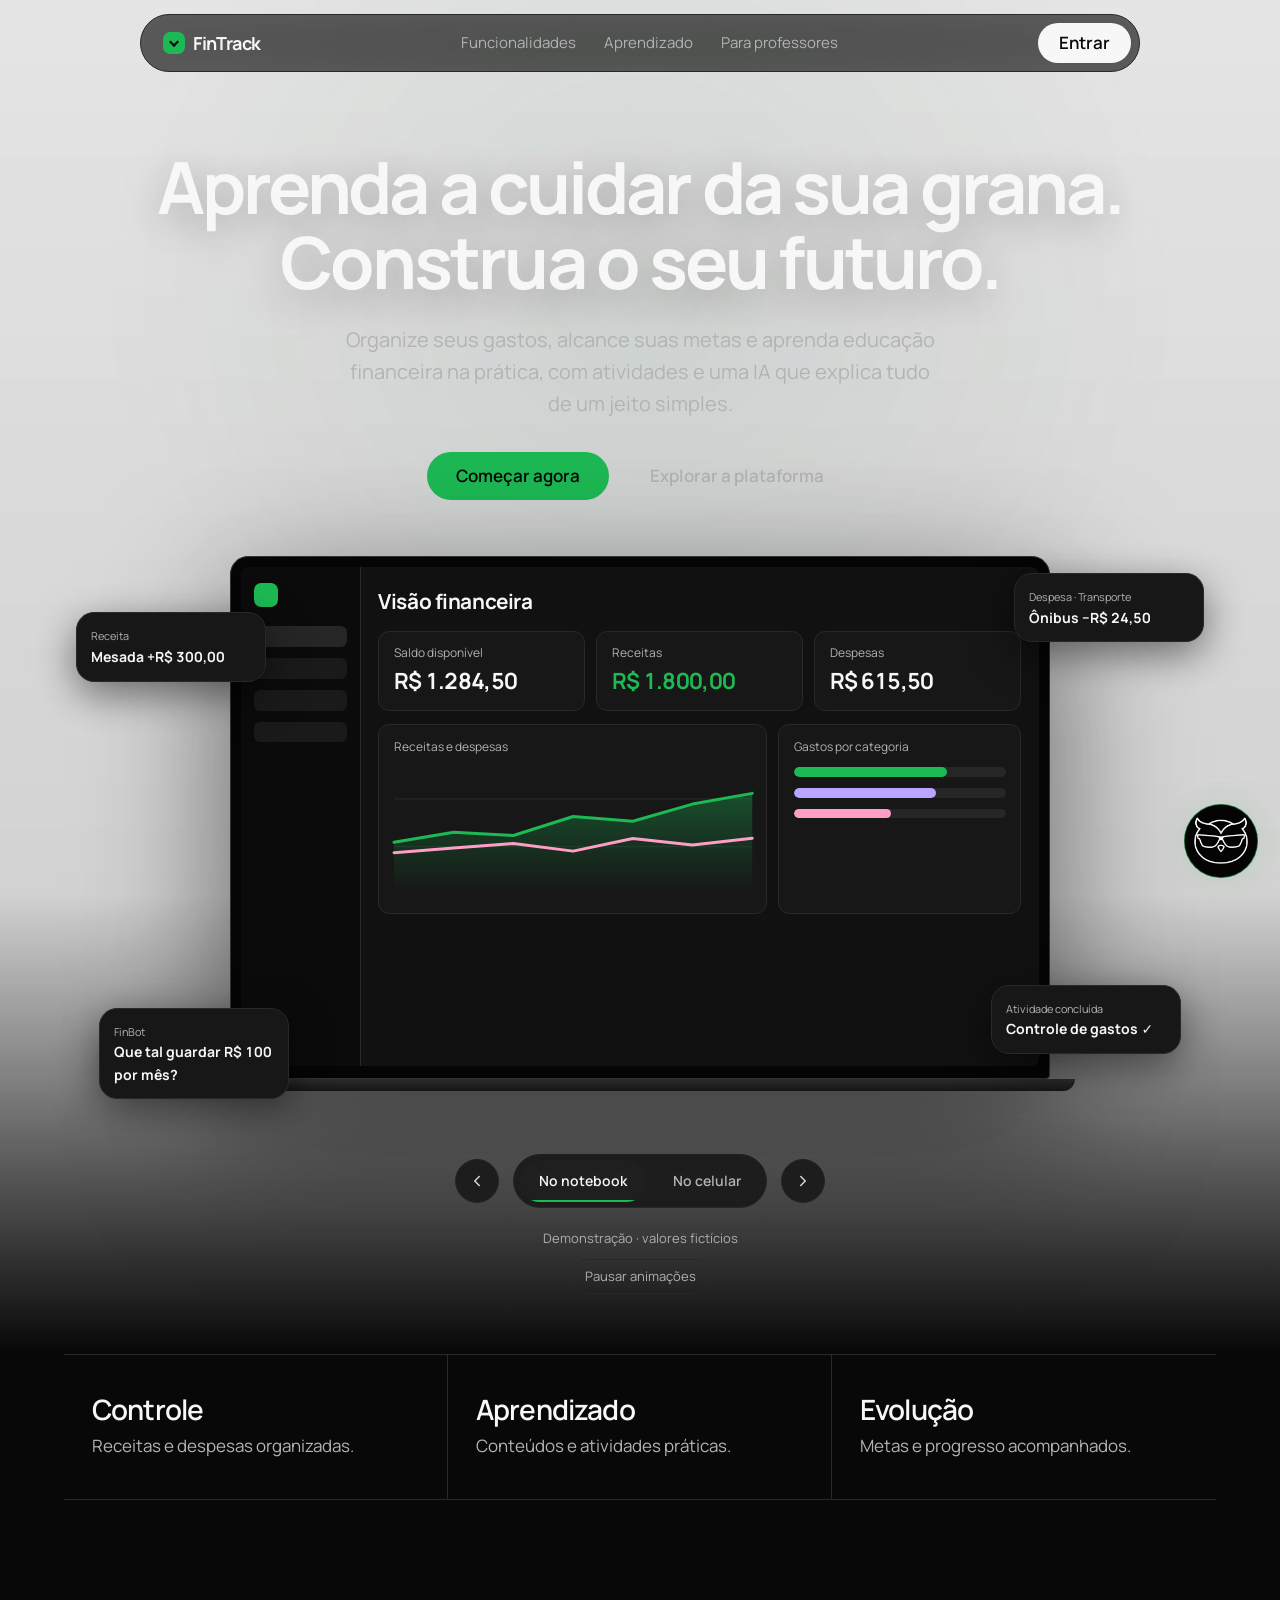
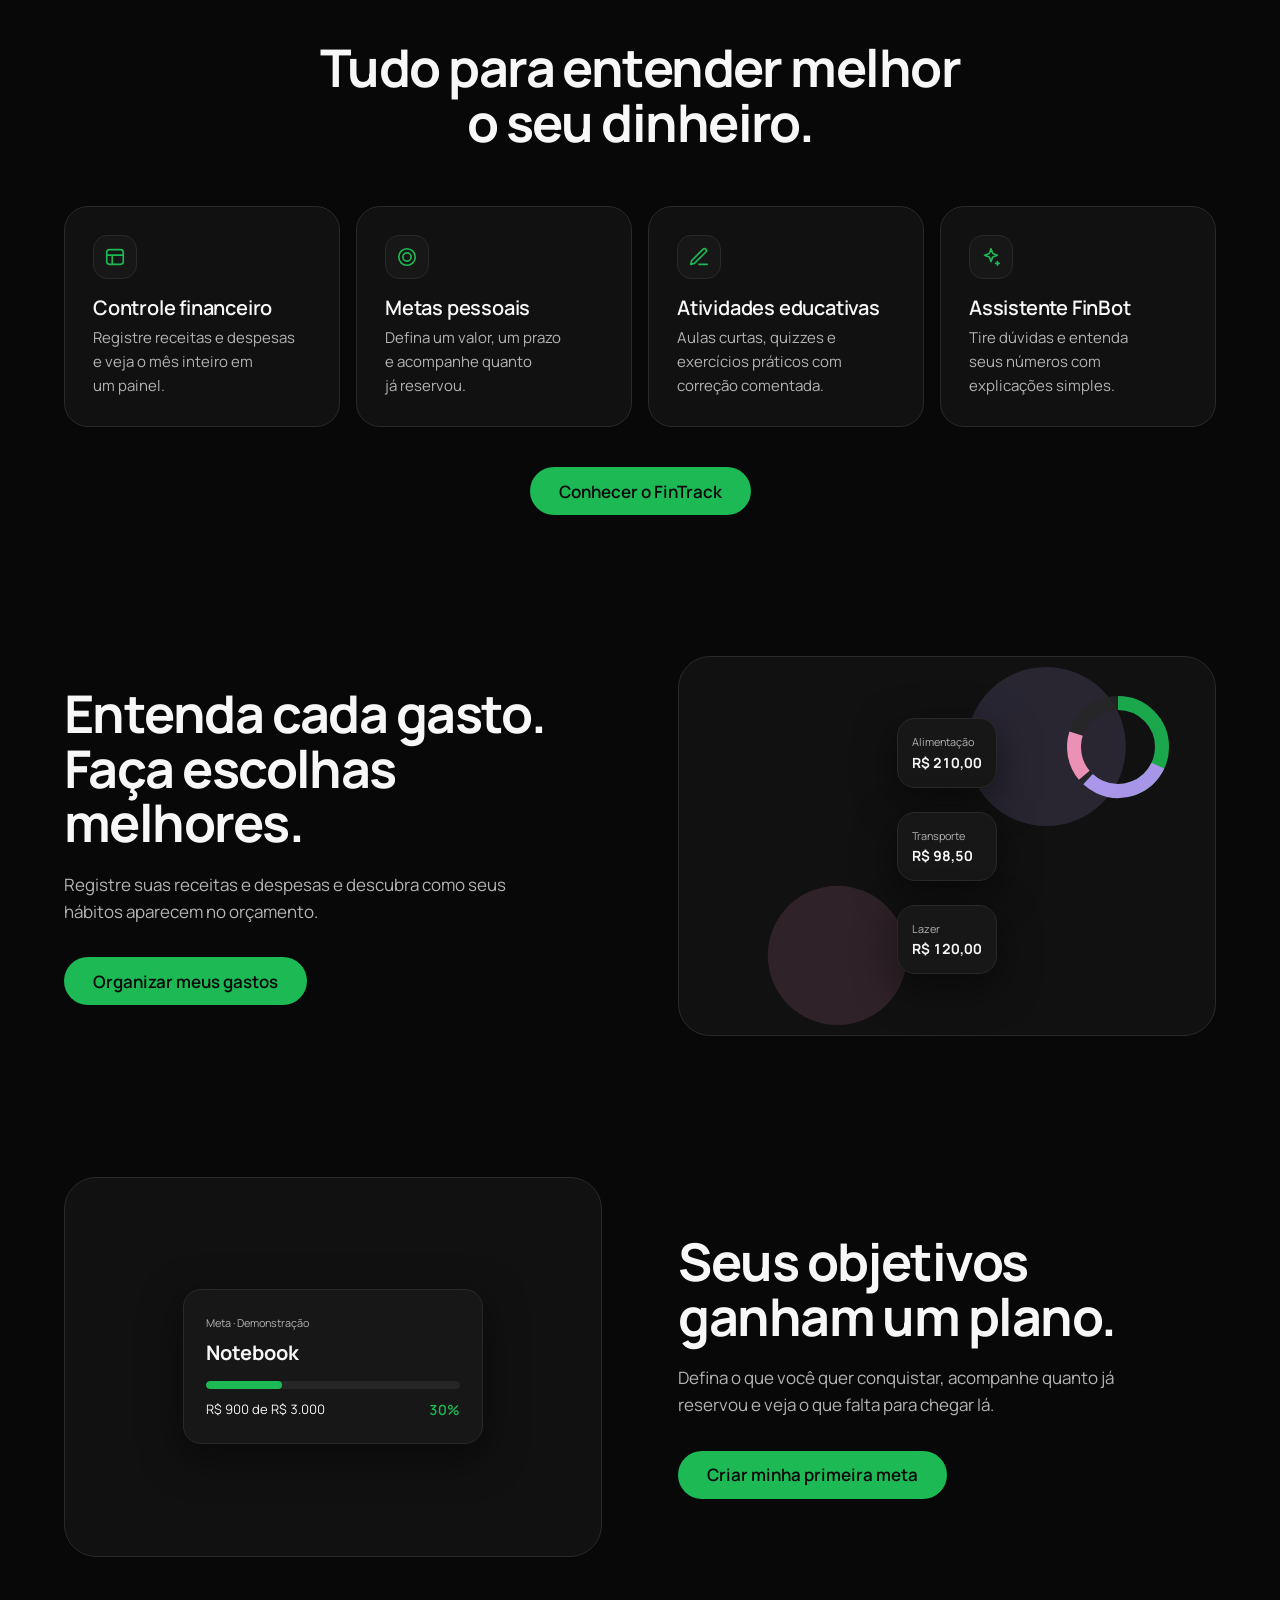
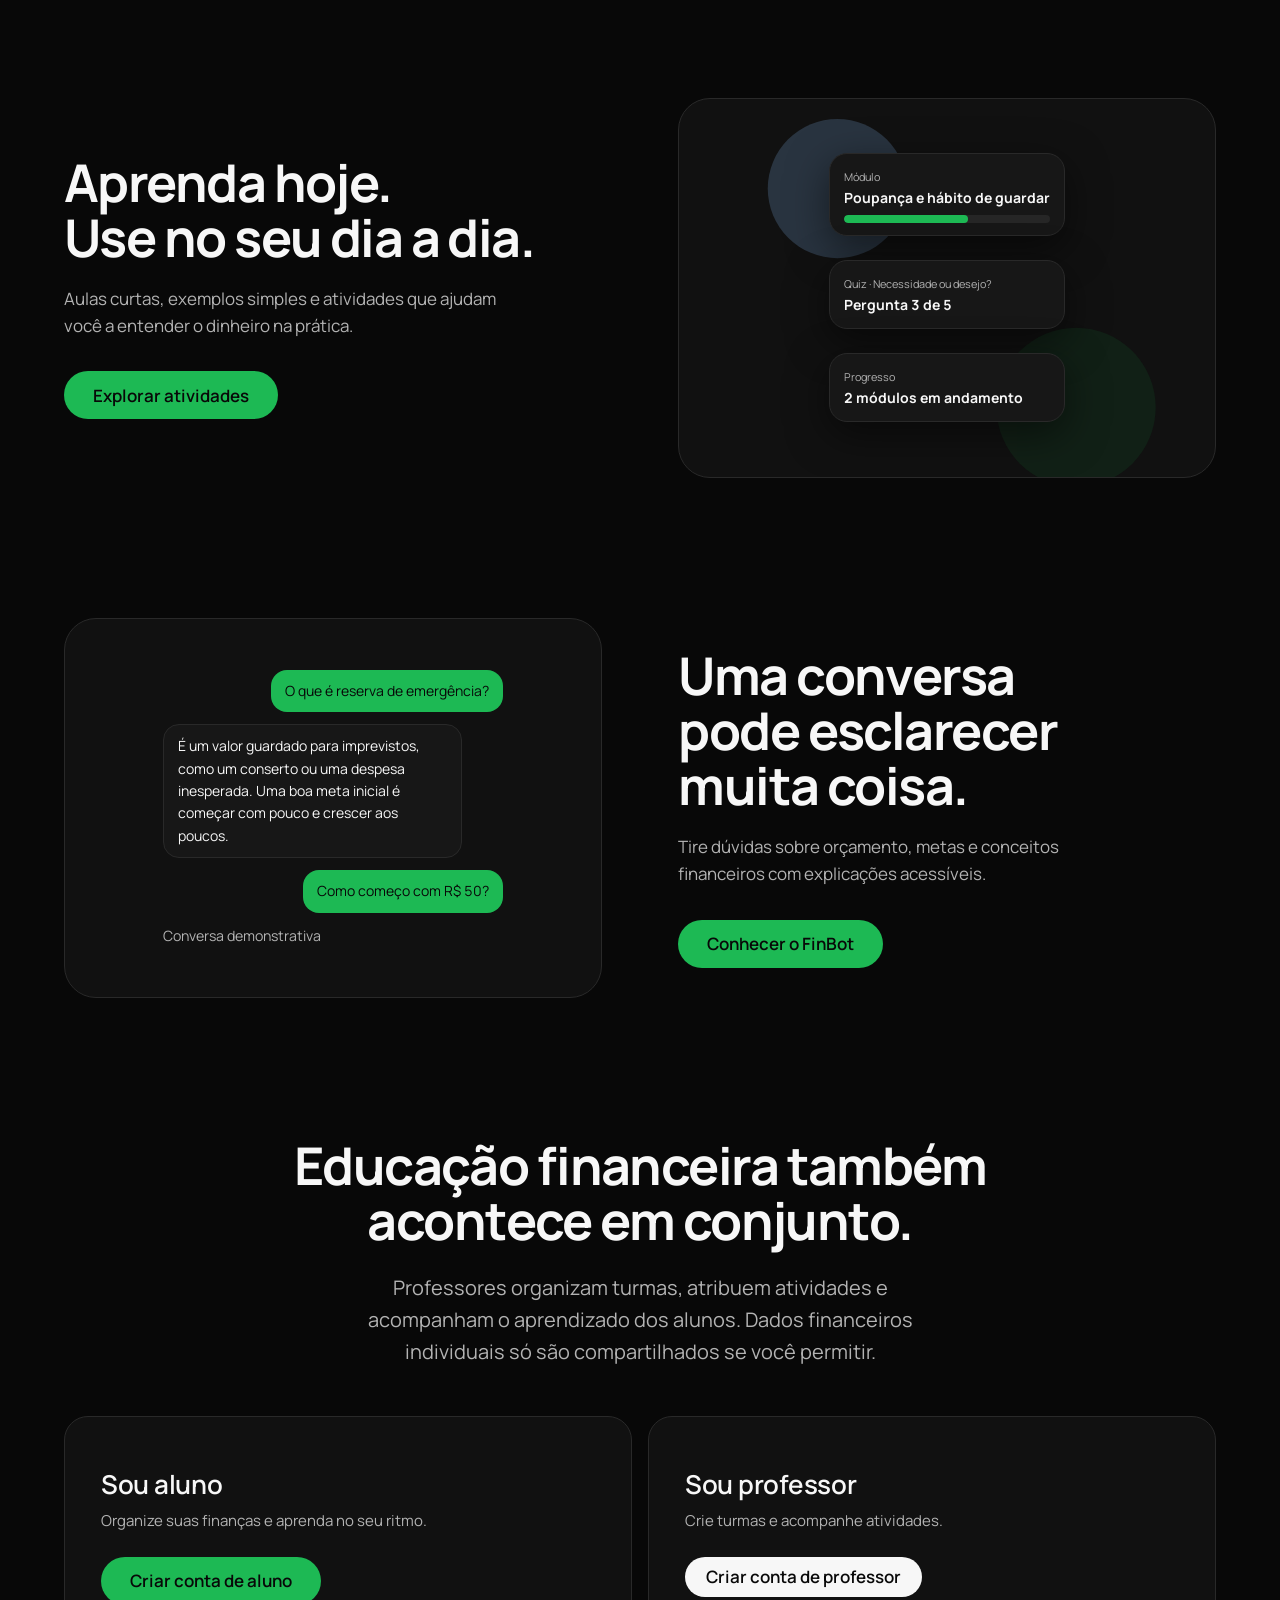
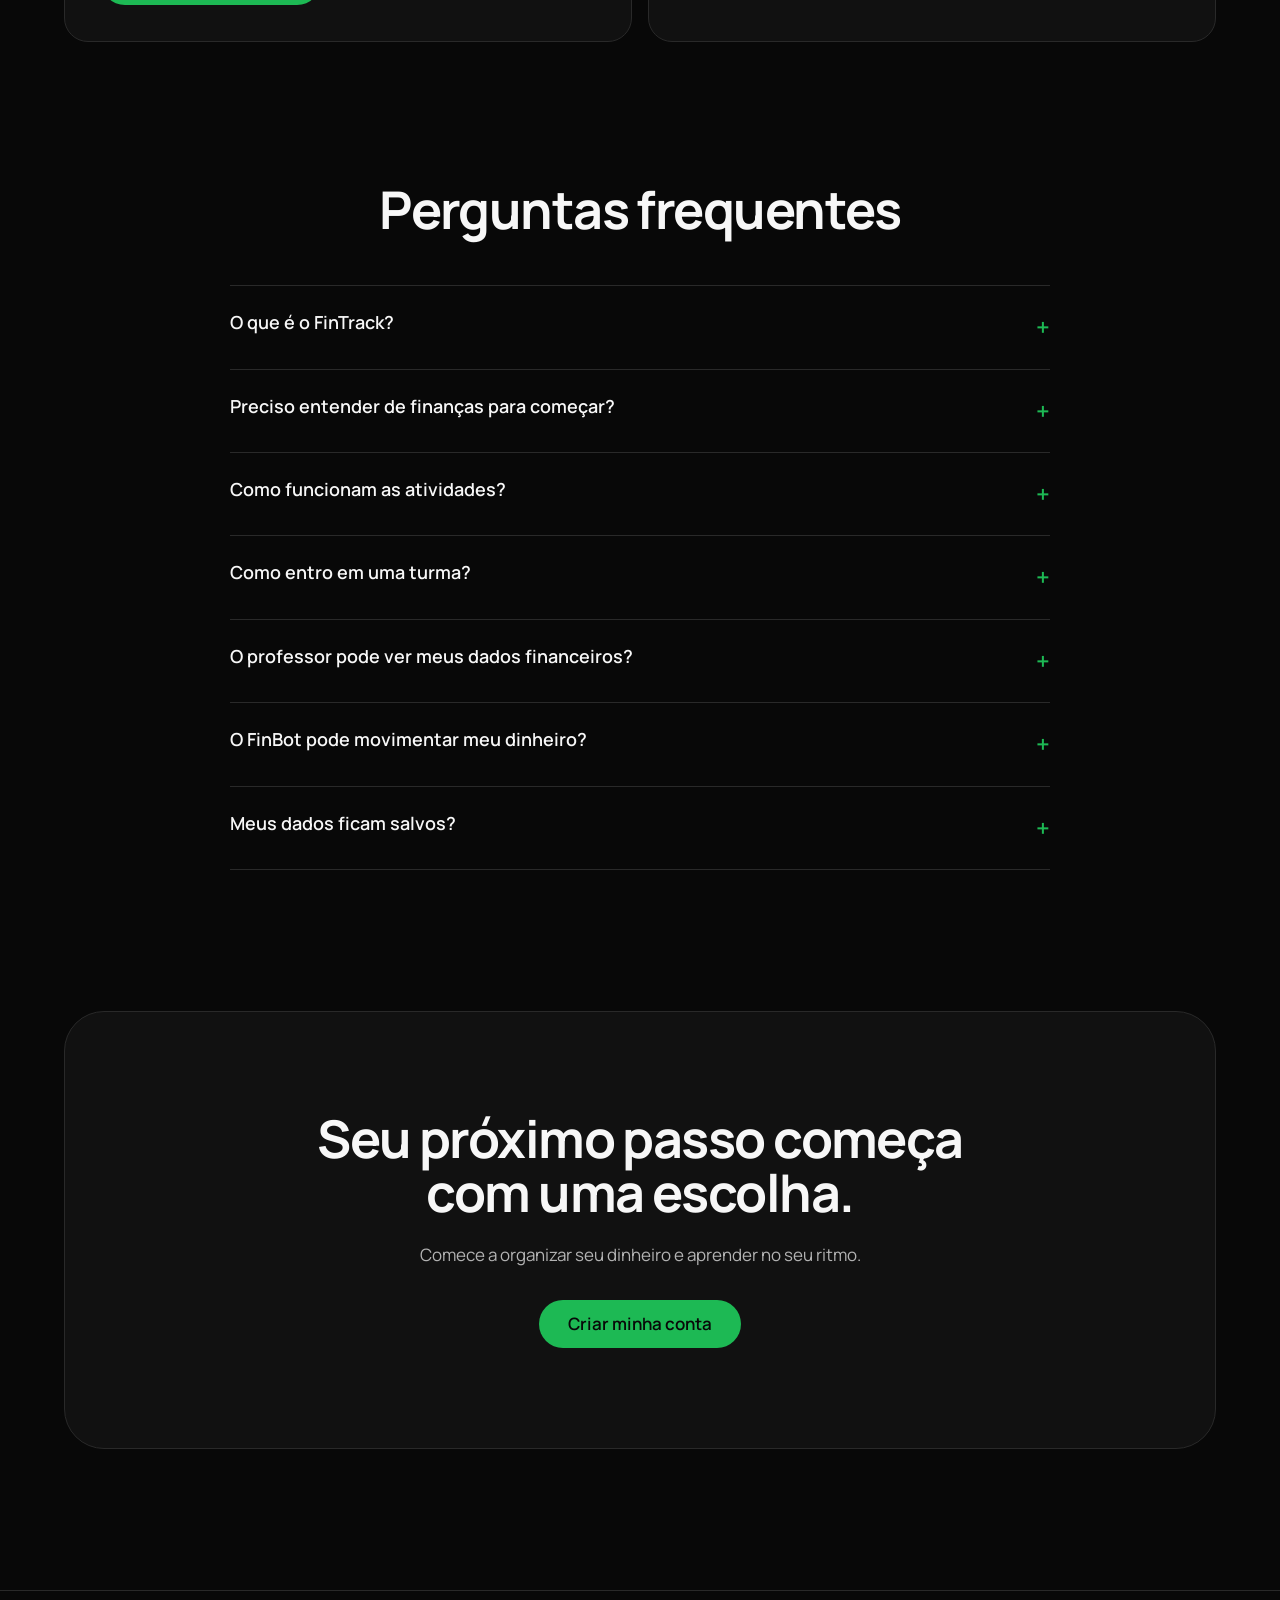
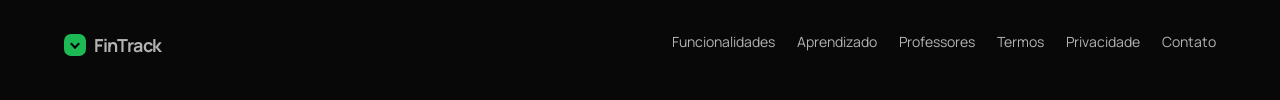
<file: index.html>
<!DOCTYPE html>
<html lang="pt-BR">
<head>
<meta charset="utf-8">
<meta name="viewport" content="width=device-width, initial-scale=1, viewport-fit=cover">
<title>FinTrack — Aprenda a cuidar da sua grana</title>
<link rel="preconnect" href="https://fonts.googleapis.com"><link rel="preconnect" href="https://fonts.gstatic.com" crossorigin><link href="https://fonts.googleapis.com/css2?family=Manrope:wght@400;500;600;700;800&display=swap" rel="stylesheet">
<style>
:root{--bg:#080808;--sf:#111;--el:#171717;--bd:#292929;--tx:#F7F7F7;--mu:#B3B3B3;--lime:#1DB954;--lime2:#1ED760;--lil:#B9A5FF;--blu:#8FC4FF;--ros:#FF9EC4;--red:#FF6B6B;--e:cubic-bezier(.16,1,.3,1);box-sizing:border-box;padding-top:env(safe-area-inset-top,0px);padding-bottom:env(safe-area-inset-bottom,0px)}
@media(prefers-color-scheme:dark){:root:not([data-theme=light]){--bg:#080808}}
:root[data-theme=dark]{--bg:#080808}
*,*::before,*::after{box-sizing:inherit}
html{scroll-padding-top:calc(env(safe-area-inset-top,0px) + 90px);scroll-behavior:smooth}
body{margin:0;background:var(--bg);color:var(--tx);font-family:Manrope,Inter,system-ui,sans-serif;font-size:17px;line-height:1.6}
a{color:inherit;text-decoration:none}
:focus-visible{outline:2px solid var(--lime);outline-offset:3px;border-radius:8px}
.w{max-width:1200px;margin:0 auto;padding:0 24px}
h1,h2,h3{font-weight:600;letter-spacing:-.03em;line-height:1.05;margin:0}
h1{font-size:clamp(34px,6.4vw,72px)}h2{font-size:clamp(28px,4.4vw,52px)}
p{color:var(--mu);margin:0}.lead{font-size:clamp(16px,1.6vw,20px);max-width:600px;margin:24px auto 0}
.btn{display:inline-flex;align-items:center;min-height:48px;padding:0 28px;border-radius:999px;font-weight:600;border:1px solid transparent;cursor:pointer;font:inherit;font-weight:600;transition:background .2s,transform .2s}
.btn.p{background:var(--lime);color:#080808}.btn.p:hover{background:var(--lime2);transform:translateY(-1px)}
.btn.g{color:var(--mu)}.btn.g:hover{color:var(--tx)}.btn.wh{background:var(--tx);color:#080808;min-height:40px;padding:0 20px}
/* header */
header{position:fixed;top:calc(env(safe-area-inset-top,0px) + 14px);left:0;right:0;z-index:20;display:flex;justify-content:center;padding:0 16px}
nav{width:100%;max-width:1000px;display:flex;align-items:center;justify-content:space-between;gap:16px;padding:8px 8px 8px 22px;border:1px solid var(--bd);border-radius:999px;background:rgba(8,8,8,.88)}
@supports(backdrop-filter:blur(1px)){nav{background:rgba(8,8,8,.6);backdrop-filter:blur(14px)}}
.logo{display:flex;align-items:center;gap:8px;font-weight:700;font-size:18px;letter-spacing:-.02em}
.logo i{width:22px;height:22px;border-radius:7px;background:var(--lime);display:grid;place-items:center}
.logo i::after{content:"";width:10px;height:10px;border-left:3px solid #080808;border-bottom:3px solid #080808;transform:translateY(-1px) rotate(-45deg) scale(.7)}
.links{display:flex;gap:28px;color:var(--mu);font-size:15px}.links a:hover{color:var(--tx)}
.mb{display:none;background:none;border:1px solid var(--bd);color:var(--tx);width:40px;height:40px;border-radius:50%;cursor:pointer}
@media(max-width:760px){.links{display:none;position:absolute;top:64px;left:16px;right:16px;flex-direction:column;gap:0;background:var(--sf);border:1px solid var(--bd);border-radius:24px;padding:8px}.links.o{display:flex}.links a{padding:14px 16px}.mb{display:block;margin-left:auto}nav .wh{display:none}}
/* hero */
.hero{padding:calc(env(safe-area-inset-top,0px) + 150px) 0 60px;text-align:center;overflow:hidden}
.cta{display:flex;gap:12px;justify-content:center;flex-wrap:wrap;margin-top:32px}
.stage{position:relative;width:min(340px,86vw);margin:64px auto 0}
.phone{border:1px solid #333;border-radius:44px;background:#000;padding:10px;box-shadow:0 40px 100px rgba(29,185,84,.07)}
.scr{background:var(--sf);border-radius:34px;padding:22px 18px;text-align:left;aspect-ratio:9/17}
.scr small{color:var(--mu);font-size:12px}.bal{font-size:30px;font-weight:700;letter-spacing:-.03em;margin:2px 0 14px}
.row{display:flex;justify-content:space-between;font-size:13px;padding:10px 0;border-top:1px solid var(--bd)}.row b{font-weight:600}
.bar{height:8px;border-radius:99px;background:#262626;overflow:hidden}.bar span{display:block;height:100%;width:var(--w);background:var(--lime);border-radius:99px;transform:scaleX(0);transform-origin:left;transition:transform 1.2s var(--e)}
.in .bar span,.bar.in span{transform:scaleX(1)}
.fc{position:absolute;background:var(--el);border:1px solid var(--bd);border-radius:18px;padding:12px 14px;font-size:13px;text-align:left;width:190px;box-shadow:0 12px 40px rgba(0,0,0,.5);animation:fl var(--d,6s) ease-in-out infinite alternate}
.fc b{display:block;font-size:14px}.fc small{color:var(--mu)}
@keyframes fl{to{transform:translateY(-7px)}}
.paused .fc{animation-play-state:paused}
.f1{left:-150px;top:60px;--d:5.5s}.f2{right:-150px;top:30px;--d:6.5s}.f3{left:-170px;top:250px;--d:6s}.f4{right:-170px;top:190px;--d:5s}.f5{left:-120px;bottom:70px;--d:7s}.f6{right:-140px;bottom:40px;--d:6.2s}
@media(max-width:1000px){.f1,.f2{display:none}.f3{left:-30px}.f4{right:-30px}.f5,.f6{display:none}.f3,.f4{width:150px}}
@media(max-width:560px){.f4{display:none}.f3{left:-14px;top:auto;bottom:-24px}}
.demo{color:var(--mu);font-size:13px;margin-top:20px}
.pz{background:none;border:1px solid var(--bd);color:var(--mu);border-radius:99px;padding:6px 14px;cursor:pointer;font:inherit;font-size:13px;margin-top:10px}
/* entry */
.r{opacity:0;transform:translateY(22px);transition:opacity .7s var(--e),transform .7s var(--e);transition-delay:var(--t,0s)}
.r.in{opacity:1;transform:none}
.hero .stage.r{transform:translateY(24px) scale(.96)}.hero .stage.r.in{transform:none}
/* sections */
section{padding:clamp(72px,11vw,150px) 0}
.pil{display:grid;grid-template-columns:repeat(3,1fr);border-block:1px solid var(--bd)}
.pil div{padding:40px 28px;border-right:1px solid var(--bd)}.pil div:last-child{border:0}.pil h3{font-size:28px;margin-bottom:8px}
@media(max-width:760px){.pil{grid-template-columns:1fr}.pil div{border-right:0;border-bottom:1px solid var(--bd)}}
.ct{text-align:center}.grid{display:grid;grid-template-columns:repeat(4,1fr);gap:16px;margin:56px 0 40px;text-align:left}
.card{background:var(--sf);border:1px solid var(--bd);border-radius:24px;padding:28px}.card h3{font-size:20px;margin:18px 0 8px;letter-spacing:-.01em}.card p{font-size:15px}
.ic{width:44px;height:44px;border-radius:14px;background:var(--el);border:1px solid var(--bd);display:grid;place-items:center;color:var(--lime)}
@media(max-width:980px){.grid{grid-template-columns:1fr 1fr}}@media(max-width:560px){.grid{grid-template-columns:1fr}}
.alt{display:grid;grid-template-columns:1fr 1fr;gap:clamp(32px,6vw,90px);align-items:center}
.alt.rv .tx{order:2}.tx p{margin:20px 0 32px;max-width:460px}
.art{position:relative;background:var(--sf);border:1px solid var(--bd);border-radius:32px;min-height:380px;overflow:hidden;display:grid;place-items:center;padding:24px}
.art>svg{position:absolute;inset:0;width:100%;height:100%;opacity:.9}
.art .fc{position:relative;animation:none;width:min(260px,100%);z-index:1;margin:6px 0}
.stack{display:grid;gap:12px;z-index:1;justify-items:center}
@media(max-width:860px){.alt{grid-template-columns:1fr}.alt.rv .tx{order:0}}
.msg{padding:10px 14px;border-radius:16px;font-size:14px;max-width:88%}.me{background:var(--lime);color:#080808;justify-self:end}.bot{background:var(--el);border:1px solid var(--bd)}
.pr{display:grid;grid-template-columns:1fr 1fr;gap:16px;margin-top:48px;text-align:left}
.pr .card{padding:36px}.pr h3{font-size:26px}.pr p{margin:10px 0 24px}
@media(max-width:700px){.pr{grid-template-columns:1fr}}
details{border-bottom:1px solid var(--bd)}summary{cursor:pointer;padding:22px 0;font-weight:600;font-size:18px;list-style:none;display:flex;justify-content:space-between;gap:16px}
summary::-webkit-details-marker{display:none}summary::after{content:"+";color:var(--lime);font-size:24px;transition:transform .3s}
details[open] summary::after{transform:rotate(45deg)}
.ans{display:grid;grid-template-rows:0fr;transition:grid-template-rows .35s var(--e)}details[open] .ans{grid-template-rows:1fr}.ans>div{overflow:hidden}.ans p{padding-bottom:22px;max-width:680px}
.faq{max-width:820px;margin:48px auto 0;border-top:1px solid var(--bd)}
.fin{border:1px solid var(--bd);border-radius:40px;background:var(--sf);padding:clamp(48px,8vw,100px) 24px;text-align:center}.fin p{margin:20px 0 32px}
footer{border-top:1px solid var(--bd);padding:40px 0;color:var(--mu);font-size:14px}
footer .w{display:flex;flex-wrap:wrap;justify-content:space-between;gap:20px}footer nav{all:unset;display:flex;gap:22px;flex-wrap:wrap}
@media(prefers-reduced-motion:reduce){*{animation:none!important;transition:none!important;scroll-behavior:auto!important}.r{opacity:1;transform:none}.bar span{transform:none}}

.finbot-float{position:fixed;right:22px;bottom:22px;z-index:40;display:flex;align-items:flex-end;gap:10px}
.finbot-float .msg{max-width:240px;padding:12px 14px;border:1px solid rgba(29,185,84,.5);border-radius:18px 18px 5px 18px;background:rgba(12,12,12,.94);font-size:13px;color:#f7f7f7;opacity:0;transform:translateY(8px);transition:.25s var(--e);box-shadow:0 16px 45px rgba(0,0,0,.45)}
.finbot-float.show .msg{opacity:1;transform:none}
.finbot-float button{width:74px;height:74px;border-radius:50%;border:1px solid rgba(29,185,84,.5);padding:0;background:#090909;overflow:hidden;cursor:pointer;box-shadow:0 0 35px rgba(29,185,84,.12)}
.finbot-float img{width:100%;height:100%;object-fit:cover}
@media(max-width:560px){.finbot-float{right:12px;bottom:12px}.finbot-float button{width:62px;height:62px}.finbot-float .msg{max-width:190px;font-size:12px}}


/* React Bits Grainient visual on the initial hero */
.hero{position:relative;isolation:isolate}
.hero>.grainient-landing-bg{
  position:absolute;inset:0;width:100%;height:100%;z-index:-3;display:block;
  background:#000;pointer-events:none
}
.hero::before{
  content:"";position:absolute;inset:0;z-index:-2;pointer-events:none;
  background:
    radial-gradient(circle at 50% 22%,rgba(3,84,57,.08),transparent 44%),
    linear-gradient(180deg,rgba(0,0,0,.10),rgba(8,8,8,.18) 66%,var(--bg) 100%);
}
.hero::after{
  content:"";position:absolute;inset:0;z-index:-1;pointer-events:none;opacity:.14;
  background-image:linear-gradient(rgba(255,255,255,.035) 1px,transparent 1px),linear-gradient(90deg,rgba(255,255,255,.035) 1px,transparent 1px);
  background-size:42px 42px;
  mask-image:linear-gradient(to bottom,black,transparent 88%);
}
.hero>.w{position:relative;z-index:1}
.hero h1{text-shadow:0 10px 44px rgba(0,0,0,.28)}
.hero .phone{box-shadow:0 42px 120px rgba(0,0,0,.56),0 0 80px rgba(3,84,57,.12)}
@media(prefers-reduced-motion:reduce){.hero>.grainient-landing-bg{filter:none}}


/* ===== Carrossel notebook/celular + tipografia ===== */
body{-webkit-font-smoothing:antialiased;text-rendering:optimizeLegibility;font-variant-numeric:tabular-nums}
h1,h2,h3{text-wrap:balance}p,.lead{text-wrap:pretty}h1{font-weight:700;letter-spacing:-.04em;line-height:1.04}h2{font-weight:700}
@media(max-width:640px){h1 br,h2 br{display:none}}
.ic svg{width:22px;height:22px;fill:none;stroke:currentColor;stroke-width:1.8;stroke-linecap:round;stroke-linejoin:round}
.show{margin:56px auto 0}.slides{display:grid;justify-items:center}
.slide{grid-area:1/1;position:relative;margin:0;width:100%;display:grid;justify-items:center;opacity:0;visibility:hidden;transform:translateX(56px) scale(.96);transition:opacity .7s var(--e),transform .9s var(--e),visibility .7s;pointer-events:none}
.slide.on{opacity:1;visibility:visible;transform:none;pointer-events:auto}.slide.out{transform:translateX(-56px) scale(.96)}
.show .stage{margin:0 auto;width:min(310px,80vw)}.stage .scr{position:relative;overflow:hidden}
.lap{width:min(820px,90vw);position:relative;filter:drop-shadow(0 40px 70px rgba(0,0,0,.55))}
.lid{background:#050505;border:1px solid #333;border-radius:18px 18px 4px 4px;padding:10px 10px 12px}
.lscr{container-type:inline-size;display:grid;grid-template-columns:15% 1fr;aspect-ratio:16/10;background:var(--sf);border-radius:8px;overflow:hidden;text-align:left}
.lscr aside{background:#0b0b0b;border-right:1px solid var(--bd);padding:2cqw 1.6cqw;display:grid;align-content:start;gap:1.4cqw}
.lscr aside i{width:3cqw;height:3cqw;border-radius:.9cqw;background:var(--lime);margin-bottom:1cqw}
.lscr aside u{height:2.6cqw;border-radius:.8cqw;background:#1a1a1a}.lscr aside u.a{background:#262626;box-shadow:inset .5cqw 0 var(--lime)}
.lm{padding:2.2cqw;display:grid;gap:1.6cqw;align-content:start}.lt{font-size:2.6cqw;letter-spacing:-.02em}
.kp{display:grid;grid-template-columns:repeat(3,1fr);gap:1.4cqw}.cr{display:grid;grid-template-columns:1.6fr 1fr;gap:1.4cqw}
.kp>div,.cc{background:var(--el);border:1px solid var(--bd);border-radius:1.4cqw;padding:1.5cqw 1.8cqw}
.kp small,.cc small{display:block;color:var(--mu);font-size:1.5cqw}.kp b{font-size:2.8cqw;letter-spacing:-.03em}.kp b.g{color:var(--lime)}
.lc{width:100%;height:auto;margin-top:.8cqw;overflow:visible}.lc path{fill:none;stroke-width:2.5;stroke-linecap:round;stroke-linejoin:round}
.lc .l1{stroke:var(--lime)}.lc .l2{stroke:var(--ros)}.lc .ar{fill:url(#ga);stroke:none;opacity:0}.lc .l1,.lc .l2,.spk{stroke-dasharray:1;stroke-dashoffset:1}
.hb{display:grid;gap:1.4cqw;margin-top:1.4cqw}.lscr .bar{height:1.2cqw}
.lb{height:12px;margin:0 -3%;background:linear-gradient(#2c2c2c,#151515);border-radius:0 0 22px 22px}
.show .bar span{transition:width 1.4s var(--e),transform 1.2s var(--e)}
@keyframes draw{to{stroke-dashoffset:0}}@keyframes fin{to{opacity:1}}
@keyframes pop{from{opacity:0;transform:translateY(18px) scale(.9)}}
.slide.on .l1{animation:draw 1.8s var(--e) .3s forwards}.slide.on .l2{animation:draw 1.8s var(--e) .6s forwards}.slide.on .ar{animation:fin 1s ease 1.4s forwards}
.slide.on .spk{animation:draw 1.6s var(--e) 1s forwards}
.slide:not(.on) .fc{animation:none;opacity:0}
.slide.on .fc{animation:pop .7s var(--e) var(--dl,0s) both,fl var(--d,6s) ease-in-out calc(var(--dl,0s) + .7s) infinite alternate}
.nb .c1{left:1%;top:10%}.nb .c2{right:1%;top:3%}.nb .c3{right:3%;bottom:12%}.nb .c4{left:3%;bottom:4%}
@media(max-width:900px){.nb .c1,.nb .c2{display:none}.nb .c3{right:0;bottom:-6%;width:160px}.nb .c4{left:0;bottom:-6%;width:160px}}
.pt{position:absolute;left:10px;right:10px;top:12px;z-index:2;background:rgba(23,23,23,.97);border:1px solid rgba(29,185,84,.5);border-radius:16px;padding:9px 12px;font-size:12px;opacity:0;transform:translateY(-14px);box-shadow:0 12px 30px rgba(0,0,0,.5)}
.slide.on .pt{animation:toast 6s var(--e) 1.2s infinite}
@keyframes toast{0%{opacity:0;transform:translateY(-14px)}8%,70%{opacity:1;transform:none}80%,100%{opacity:0;transform:translateY(-14px)}}
.ctl{display:flex;align-items:center;justify-content:center;gap:14px;margin-top:32px}
.cb{width:44px;height:44px;border-radius:50%;border:1px solid var(--bd);background:rgba(17,17,17,.75);color:var(--tx);display:grid;place-items:center;cursor:pointer;transition:border-color .2s}.cb:hover{border-color:var(--lime)}
.cb svg{fill:none;stroke:currentColor;stroke-width:2;stroke-linecap:round;stroke-linejoin:round}
.dts{display:flex;gap:6px;padding:5px;border:1px solid var(--bd);border-radius:999px;background:rgba(17,17,17,.75)}
.dt{position:relative;overflow:hidden;border:0;background:none;color:var(--mu);font:inherit;font-size:14px;font-weight:600;padding:10px 20px;border-radius:999px;cursor:pointer;transition:color .2s,background .2s}.dt.on{color:var(--tx);background:#1f1f1f}
.dt i{position:absolute;left:0;bottom:0;height:2px;width:100%;background:var(--lime);transform:scaleX(0);transform-origin:left}
.dt.on i{animation:prog var(--dur,7.5s) linear forwards}.show.paused .dt.on i,.show.hold .dt.on i{animation-play-state:paused}
@keyframes prog{to{transform:scaleX(1)}}.show.paused .fc,.show.paused .pt{animation-play-state:paused}
.art>svg.dn{position:absolute;inset:auto;right:7%;top:8%;width:120px;height:120px;z-index:1}
.d1,.d2,.d3{transition:stroke-dasharray 1.6s var(--e)}.in .d1{stroke-dasharray:46 54}.in .d2{stroke-dasharray:30 70}.in .d3{stroke-dasharray:16 84}
@media(max-width:560px){.art>svg.dn{width:84px;height:84px}}
</style>
<link rel="stylesheet" href="mobile-services.css?v=6"></head>
<body><div class="ambient-grid" aria-hidden="true"></div>
<header><nav aria-label="Principal">
<a class="logo" href="#top"><i aria-hidden="true"></i>FinTrack</a>
<div class="links" id="lk"><a href="#funcoes">Funcionalidades</a><a href="#aprender">Aprendizado</a><a href="#professores">Para professores</a></div>
<a class="btn wh" href="login.html">Entrar</a>
<button class="mb" id="mb" aria-label="Abrir menu" aria-expanded="false" aria-controls="lk">☰</button>
</nav></header>

<main id="top">
<div class="hero"><canvas id="grainientLanding" class="grainient-landing-bg" aria-hidden="true"></canvas><div class="w">
<h1 class="r">Aprenda a cuidar da sua grana.<br>Construa o seu futuro.</h1>
<p class="lead r" style="--t:.1s">Organize seus gastos, alcance suas metas e aprenda educação financeira na prática, com atividades e uma IA que explica tudo de um jeito simples.</p>
<div class="cta r" style="--t:.2s"><a class="btn p" href="login.html?mode=signup">Começar agora</a><a class="btn g" href="#funcoes">Explorar a plataforma</a></div>
<div class="show r" style="--t:.3s" id="show" role="group" aria-roledescription="carrossel" aria-label="O FinTrack no notebook e no celular">
<div class="slides">
<figure class="slide nb on" aria-label="FinTrack no notebook">
<div class="lap" aria-hidden="true"><div class="lid"><div class="lscr"><aside><i></i><u class="a"></u><u></u><u></u><u></u></aside>
<div class="lm"><b class="lt">Visão financeira</b>
<div class="kp"><div><small>Saldo disponível</small><b data-n="1284.5">R$ 1.284,50</b></div><div><small>Receitas</small><b class="g" data-n="1800">R$ 1.800,00</b></div><div><small>Despesas</small><b data-n="615.5">R$ 615,50</b></div></div>
<div class="cr"><div class="cc"><small>Receitas e despesas</small><svg class="lc" viewBox="0 0 300 110"><defs><linearGradient id="ga" x1="0" y1="0" x2="0" y2="1"><stop offset="0" stop-color="#1DB954" stop-opacity=".35"/><stop offset="1" stop-color="#1DB954" stop-opacity="0"/></linearGradient></defs><line x1="0" x2="300" y1="30" y2="30" stroke="#262626"/><line x1="0" x2="300" y1="70" y2="70" stroke="#262626"/><path class="ar"/><path class="l1" pathLength="1"/><path class="l2" pathLength="1"/></svg></div>
<div class="cc"><small>Gastos por categoria</small><div class="hb"><div class="bar"><span data-live style="--w:55%"></span></div><div class="bar"><span data-live style="--w:32%;background:var(--lil)"></span></div><div class="bar"><span data-live style="--w:18%;background:var(--ros)"></span></div></div></div></div>
</div></div></div><div class="lb"></div></div>
<div class="fc c1" style="--dl:.6s"><small>Receita</small><b>Mesada +R$ 300,00</b></div>
<div class="fc c2" style="--dl:1.3s"><small>Despesa · Transporte</small><b>Ônibus −R$ 24,50</b></div>
<div class="fc c3" style="--dl:2s"><small>Atividade concluída</small><b>Controle de gastos ✓</b></div>
<div class="fc c4" style="--dl:2.7s"><small>FinBot</small><b>Que tal guardar R$ 100 por mês?</b></div>
</figure>
<figure class="slide ph" aria-label="FinTrack no celular" aria-hidden="true"><div class="stage">
<div class="phone"><div class="scr"><div class="pt"><small>FinBot</small><br><b>Você guardou 30% da meta do notebook!</b></div>
<small>Saldo disponível</small><div class="bal" data-n="1284.5">R$ 1.284,50</div>
<div class="row"><span>Receitas</span><b style="color:var(--lime)">R$ 1.800,00</b></div><div class="row"><span>Despesas</span><b>R$ 615,50</b></div><div class="row"><span>Reservado em metas</span><b>R$ 900,00</b></div>
<div style="margin-top:18px"><small>Meta: notebook · 30%</small><div class="bar" style="margin-top:8px"><span style="--w:30%"></span></div></div>
<div style="margin-top:18px"><small>Gastos por categoria</small><div class="bar" style="margin:8px 0"><span data-live style="--w:55%"></span></div><div class="bar" style="margin:8px 0"><span data-live style="--w:32%;background:var(--lil)"></span></div><div class="bar"><span data-live style="--w:18%;background:var(--ros)"></span></div></div></div></div>
<div class="fc f1" style="--dl:.6s"><small>Receita</small><b>Mesada +R$ 300,00</b></div>
<div class="fc f2" style="--dl:1.2s"><small>Despesa · Transporte</small><b>Ônibus −R$ 24,50</b></div>
<div class="fc f3" style="--dl:1.8s"><small>Meta</small><b>Notebook · 30%</b><div class="bar" style="margin-top:6px"><span style="--w:30%"></span></div></div>
<div class="fc f4" style="--dl:2.4s"><small>Atividade concluída</small><b>Controle de gastos ✓</b></div>
<div class="fc f5" style="--dl:3s"><small>Gastos do mês</small><svg viewBox="0 0 120 40" width="100%" height="36" role="img" aria-label="Gráfico demonstrativo de gastos"><path class="spk" pathLength="1" d="M2 32 L30 20 L58 26 L88 10 L118 16" fill="none" stroke="#1DB954" stroke-width="3" stroke-linecap="round"/></svg></div>
<div class="fc f6" style="--dl:3.6s"><small>FinBot</small><b>Que tal guardar R$ 100 por mês?</b></div>
</div></figure></div>
<div class="ctl"><button class="cb" id="pv" aria-label="Slide anterior"><svg viewBox="0 0 24 24" width="18" height="18"><path d="m15 6-6 6 6 6"/></svg></button><div class="dts"><button class="dt on" aria-label="Ver no notebook">No notebook<i></i></button><button class="dt" aria-label="Ver no celular">No celular<i></i></button></div><button class="cb" id="nx" aria-label="Próximo slide"><svg viewBox="0 0 24 24" width="18" height="18"><path d="m9 6 6 6-6 6"/></svg></button></div>
<p class="demo">Demonstração · valores fictícios</p>
<button class="pz" id="pz" aria-pressed="false">Pausar animações</button></div>
</div></div>

<div class="w"><div class="pil r">
<div><h3>Controle</h3><p>Receitas e despesas organizadas.</p></div>
<div><h3>Aprendizado</h3><p>Conteúdos e atividades práticas.</p></div>
<div><h3>Evolução</h3><p>Metas e progresso acompanhados.</p></div>
</div></div>

<section id="funcoes"><div class="w ct">
<h2 class="r">Tudo para entender melhor<br>o seu dinheiro.</h2>
<div class="grid">
<div class="card r"><div class="ic" aria-hidden="true"><svg viewBox="0 0 24 24"><rect x="3" y="4" width="18" height="16" rx="3"/><path d="M3 10h18M9 10v10"/></svg></div><h3>Controle financeiro</h3><p>Registre receitas e despesas e veja o mês inteiro em um painel.</p></div>
<div class="card r" style="--t:.08s"><div class="ic" aria-hidden="true"><svg viewBox="0 0 24 24"><circle cx="12" cy="12" r="9"/><circle cx="12" cy="12" r="4.5"/></svg></div><h3>Metas pessoais</h3><p>Defina um valor, um prazo e acompanhe quanto já reservou.</p></div>
<div class="card r" style="--t:.16s"><div class="ic" aria-hidden="true"><svg viewBox="0 0 24 24"><path d="M12 20h9M16.5 3.5a2.1 2.1 0 0 1 3 3L7 19l-4 1 1-4Z"/></svg></div><h3>Atividades educativas</h3><p>Aulas curtas, quizzes e exercícios práticos com correção comentada.</p></div>
<div class="card r" style="--t:.24s"><div class="ic" aria-hidden="true"><svg viewBox="0 0 24 24"><path d="M12 3l1.9 5.1L19 10l-5.1 1.9L12 17l-1.9-5.1L5 10l5.1-1.9Z"/><path d="M19 17v4M17 19h4"/></svg></div><h3>Assistente FinBot</h3><p>Tire dúvidas e entenda seus números com explicações simples.</p></div>
</div>
<a class="btn p r" href="login.html?mode=signup">Conhecer o FinTrack</a>
</div></section>

<section style="padding-top:0"><div class="w">
<div class="alt r"><div class="tx"><h2>Entenda cada gasto.<br>Faça escolhas melhores.</h2><p>Registre suas receitas e despesas e descubra como seus hábitos aparecem no orçamento.</p><a class="btn p" href="login.html?mode=signup">Organizar meus gastos</a></div>
<div class="art"><svg class="dn" viewBox="0 0 120 120" aria-hidden="true"><circle cx="60" cy="60" r="44" fill="none" stroke="#262626" stroke-width="14"/><circle class="d1" cx="60" cy="60" r="44" pathLength="100" fill="none" stroke="#1DB954" stroke-width="14" stroke-dasharray="0 100" transform="rotate(-90 60 60)"/><circle class="d2" cx="60" cy="60" r="44" pathLength="100" fill="none" stroke="#B9A5FF" stroke-width="14" stroke-dasharray="0 100" transform="rotate(25 60 60)"/><circle class="d3" cx="60" cy="60" r="44" pathLength="100" fill="none" stroke="#FF9EC4" stroke-width="14" stroke-dasharray="0 100" transform="rotate(140 60 60)"/></svg><svg viewBox="0 0 400 380" aria-hidden="true"><circle cx="300" cy="90" r="80" fill="#B9A5FF" opacity=".16"/><circle cx="90" cy="300" r="70" fill="#FF9EC4" opacity=".14"/></svg>
<div class="stack"><div class="fc"><small>Alimentação</small><b>R$ 210,00</b></div><div class="fc"><small>Transporte</small><b>R$ 98,50</b></div><div class="fc"><small>Lazer</small><b>R$ 120,00</b></div></div></div></div>
</div></section>

<section style="padding-top:0"><div class="w">
<div class="alt rv r"><div class="tx"><h2>Seus objetivos ganham um plano.</h2><p>Defina o que você quer conquistar, acompanhe quanto já reservou e veja o que falta para chegar lá.</p><a class="btn p" href="login.html?mode=signup">Criar minha primeira meta</a></div>
<div class="art"><div class="fc" style="width:min(300px,100%);padding:22px"><small>Meta · Demonstração</small><b style="font-size:20px;margin:4px 0 12px">Notebook</b><div class="bar"><span style="--w:30%"></span></div><div class="row" style="border:0;padding-bottom:0"><span>R$ 900 de R$ 3.000</span><b style="color:var(--lime)">30%</b></div></div></div></div>
</div></section>

<section id="aprender" style="padding-top:0"><div class="w">
<div class="alt r"><div class="tx"><h2>Aprenda hoje.<br>Use no seu dia a dia.</h2><p>Aulas curtas, exemplos simples e atividades que ajudam você a entender o dinheiro na prática.</p><a class="btn p" href="login.html?mode=signup">Explorar atividades</a></div>
<div class="art"><svg viewBox="0 0 400 380" aria-hidden="true"><circle cx="90" cy="90" r="70" fill="#8FC4FF" opacity=".22"/><circle cx="330" cy="310" r="80" fill="#1DB954" opacity=".1"/></svg>
<div class="stack"><div class="fc"><small>Módulo</small><b>Poupança e hábito de guardar</b><div class="bar" style="margin-top:6px"><span style="--w:60%"></span></div></div><div class="fc"><small>Quiz · Necessidade ou desejo?</small><b>Pergunta 3 de 5</b></div><div class="fc"><small>Progresso</small><b>2 módulos em andamento</b></div></div></div></div>
</div></section>

<section style="padding-top:0"><div class="w">
<div class="alt rv r"><div class="tx"><h2>Uma conversa pode esclarecer muita coisa.</h2><p>Tire dúvidas sobre orçamento, metas e conceitos financeiros com explicações acessíveis.</p><a class="btn p" href="login.html?mode=signup">Conhecer o FinBot</a></div>
<div class="art"><div class="stack" style="width:100%;max-width:340px;justify-items:stretch"><div class="msg me">O que é reserva de emergência?</div><div class="msg bot">É um valor guardado para imprevistos, como um conserto ou uma despesa inesperada. Uma boa meta inicial é começar com pouco e crescer aos poucos.</div><div class="msg me">Como começo com R$ 50?</div><small style="color:var(--mu)">Conversa demonstrativa</small></div></div></div>
</div></section>

<section id="professores" style="padding-top:0"><div class="w ct">
<h2 class="r">Educação financeira também<br>acontece em conjunto.</h2>
<p class="lead r">Professores organizam turmas, atribuem atividades e acompanham o aprendizado dos alunos. Dados financeiros individuais só são compartilhados se você permitir.</p>
<div class="pr">
<div class="card r"><h3>Sou aluno</h3><p>Organize suas finanças e aprenda no seu ritmo.</p><a class="btn p" href="login.html?mode=signup">Criar conta de aluno</a></div>
<div class="card r" style="--t:.1s"><h3>Sou professor</h3><p>Crie turmas e acompanhe atividades.</p><a class="btn wh" href="login.html?mode=signup">Criar conta de professor</a></div>
</div></div></section>

<section style="padding-top:0"><div class="w"><h2 class="ct r">Perguntas frequentes</h2>
<div class="faq">
<details><summary>O que é o FinTrack?</summary><div class="ans"><div><p>Uma plataforma para organizar receitas, despesas e metas e aprender educação financeira com atividades e um assistente de IA.</p></div></div></details>
<details><summary>Preciso entender de finanças para começar?</summary><div class="ans"><div><p>Não. As aulas partem do básico, com exemplos do dia a dia.</p></div></div></details>
<details><summary>Como funcionam as atividades?</summary><div class="ans"><div><p>Cada aula tem explicação curta, exemplo, atividade, correção comentada e resumo.</p></div></div></details>
<details><summary>Como entro em uma turma?</summary><div class="ans"><div><p>Com o código informado pelo professor. Você confere a turma antes de confirmar e pode sair quando quiser.</p></div></div></details>
<details><summary>O professor pode ver meus dados financeiros?</summary><div class="ans"><div><p>Por padrão, não. O compartilhamento é controlado por turma e o professor nunca acessa suas conversas com o FinBot.</p></div></div></details>
<details><summary>O FinBot pode movimentar meu dinheiro?</summary><div class="ans"><div><p>Não. O FinTrack não movimenta dinheiro, e o FinBot só altera dados com a sua confirmação.</p></div></div></details>
<details><summary>Meus dados ficam salvos?</summary><div class="ans"><div><p>Sim, em banco de dados, e você acessa de qualquer dispositivo com a sua conta.</p></div></div></details>
</div></div></section>

<section id="entrar" style="padding-top:0"><div class="w"><div class="fin r">
<h2>Seu próximo passo começa<br>com uma escolha.</h2><p>Comece a organizar seu dinheiro e aprender no seu ritmo.</p><a class="btn p" href="login.html?mode=signup">Criar minha conta</a></div></div></section>
</main>

<footer><div class="w"><div class="logo"><i aria-hidden="true"></i>FinTrack</div>
<nav aria-label="Rodapé"><a href="#funcoes">Funcionalidades</a><a href="#aprender">Aprendizado</a><a href="#professores">Professores</a><a href="#">Termos</a><a href="#">Privacidade</a><a href="mailto:contato@exemplo.com">Contato</a></nav></div></footer>

<script>
const rm=matchMedia('(prefers-reduced-motion:reduce)').matches;
const mb=document.getElementById('mb'),lk=document.getElementById('lk');
mb.onclick=()=>{const o=lk.classList.toggle('o');mb.setAttribute('aria-expanded',o)};
lk.querySelectorAll('a').forEach(a=>a.onclick=()=>{lk.classList.remove('o');mb.setAttribute('aria-expanded',false)});
const io=new IntersectionObserver(es=>es.forEach(e=>{if(e.isIntersecting){e.target.classList.add('in');e.target.querySelectorAll('.bar').forEach(b=>b.classList.add('in'));io.unobserve(e.target)}}),{threshold:.15});
document.querySelectorAll('.r').forEach(el=>io.observe(el));

const show=document.getElementById('show'),sl=[...show.querySelectorAll('.slide')],dt=[...show.querySelectorAll('.dt')],pz=document.getElementById('pz'),DUR=7500,BRL=new Intl.NumberFormat('pt-BR',{style:'currency',currency:'BRL'});
let cur=0,tm=0,man=false,vis=true,hov=false,live=false,T0=0;
function countUp(root){root.querySelectorAll('[data-n]').forEach(el=>{const to=+el.dataset.n;if(rm){el.textContent=BRL.format(to);return}const t0=performance.now();(function s(t){const k=Math.min(1,(t-t0)/1500);el.textContent=BRL.format(to*(1-Math.pow(1-k,3)));if(k<1)requestAnimationFrame(s)})(t0)})}
const lc=show.querySelector('.lc'),ar=lc.querySelector('.ar'),l1=lc.querySelector('.l1'),l2=lc.querySelector('.l2'),P=a=>a.map((v,i)=>(i?'L':'M')+i*50+' '+(104-v)).join(''),jit=a=>a.map(v=>Math.max(18,Math.min(88,v+(Math.random()-.5)*28)));
let FA=[38,46,42,58,55,70,78],FB=[28,33,37,31,40,35,41],TA=FA,TB=FB;
function draw(a,b){l1.setAttribute('d',P(a));l2.setAttribute('d',P(b));ar.setAttribute('d',P(a)+'L300 110L0 110Z')}draw(FA,FB);
function tick(t){if(!live)return;if(!T0)T0=t;const k=Math.min(1,(t-T0)/2600),e=k*k*(3-2*k);draw(FA.map((v,i)=>v+(TA[i]-v)*e),FB.map((v,i)=>v+(TB[i]-v)*e));if(k>=1){FA=TA;FB=TB;TA=jit(FA);TB=jit(FB);T0=t;bars()}requestAnimationFrame(tick)}
function bars(){sl[cur].querySelectorAll('[data-live]').forEach(s=>s.style.setProperty('--w',Math.round(14+Math.random()*58)+'%'))}
function sync(){const stop=rm||man||!vis;show.classList.toggle('paused',stop&&!rm);show.classList.toggle('hold',hov);clearTimeout(tm);live=cur===0&&!stop;if(live){T0=0;requestAnimationFrame(tick)}if(!stop&&!hov)tm=setTimeout(()=>go(cur+1),DUR)}
function go(i){cur=(i+sl.length)%sl.length;sl.forEach((s,j)=>{s.classList.toggle('on',j===cur);s.classList.toggle('out',j<cur);s.setAttribute('aria-hidden',j!==cur)});dt.forEach((d,j)=>{d.classList.remove('on');void d.offsetWidth;d.classList.toggle('on',j===cur);d.setAttribute('aria-current',j===cur)});countUp(sl[cur]);bars();sync()}
dt.forEach((d,j)=>d.onclick=()=>go(j));document.getElementById('pv').onclick=()=>go(cur-1);document.getElementById('nx').onclick=()=>go(cur+1);
show.addEventListener('mouseenter',()=>{hov=true;sync()});show.addEventListener('mouseleave',()=>{hov=false;sync()});
show.addEventListener('keydown',e=>{if(e.key==='ArrowRight')go(cur+1);if(e.key==='ArrowLeft')go(cur-1)});
pz.onclick=()=>{man=!man;pz.setAttribute('aria-pressed',man);pz.textContent=man?'Retomar animações':'Pausar animações';sync()};
new IntersectionObserver(es=>{vis=es[0].isIntersecting;sync()}).observe(show);go(0);

const ff=document.getElementById('finbotFloat'); if(ff){setTimeout(()=>ff.classList.add('show'),1600);setTimeout(()=>ff.classList.remove('show'),5200);ff.querySelector('button').onclick=()=>ff.classList.toggle('show');}
</script>
<div class="finbot-float" id="finbotFloat"><div class="msg">Oi! Sou o FinBot. Depois do login eu posso te acompanhar no dashboard.</div><button type="button" aria-label="Abrir mensagem do FinBot"><img src="coruja.gif" alt="FinBot, coruja do FinTrack"></button></div>
<script src="grainient-landing.js"></script>
</body>
</html>
</file>
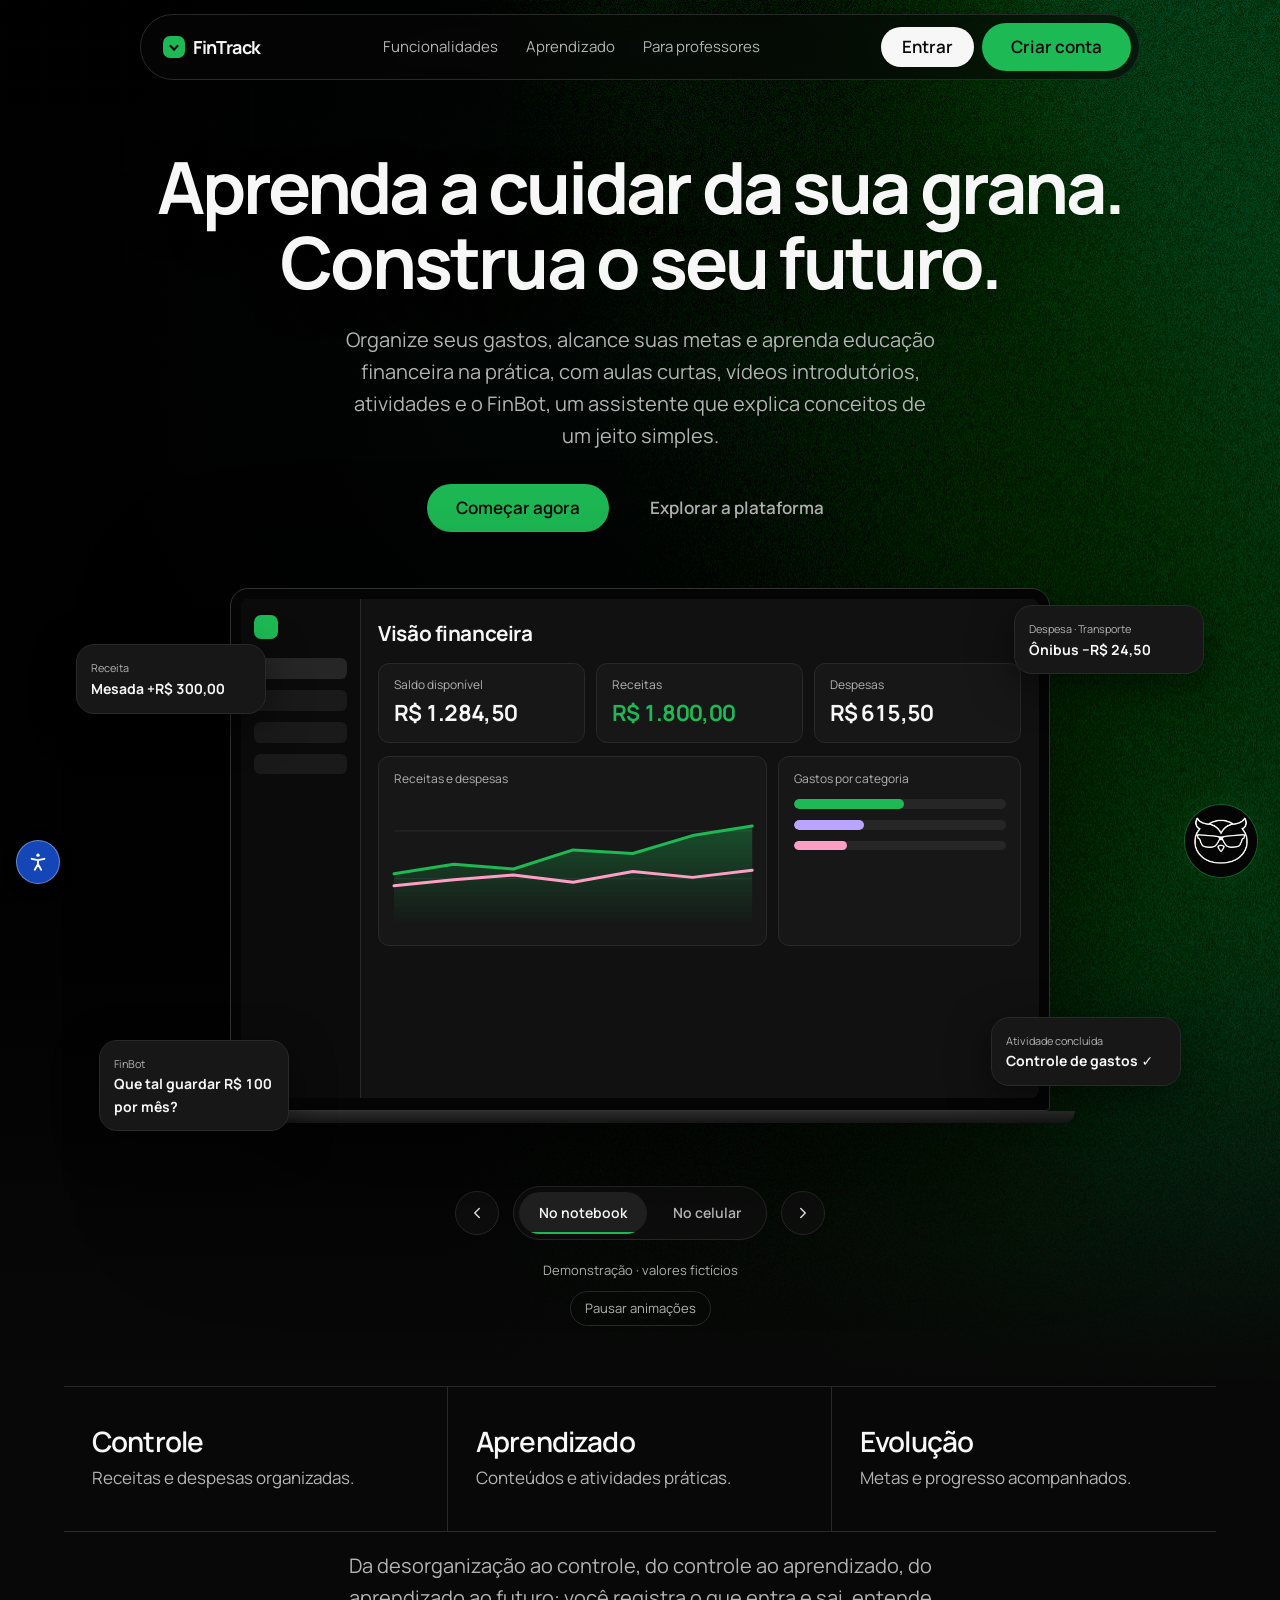
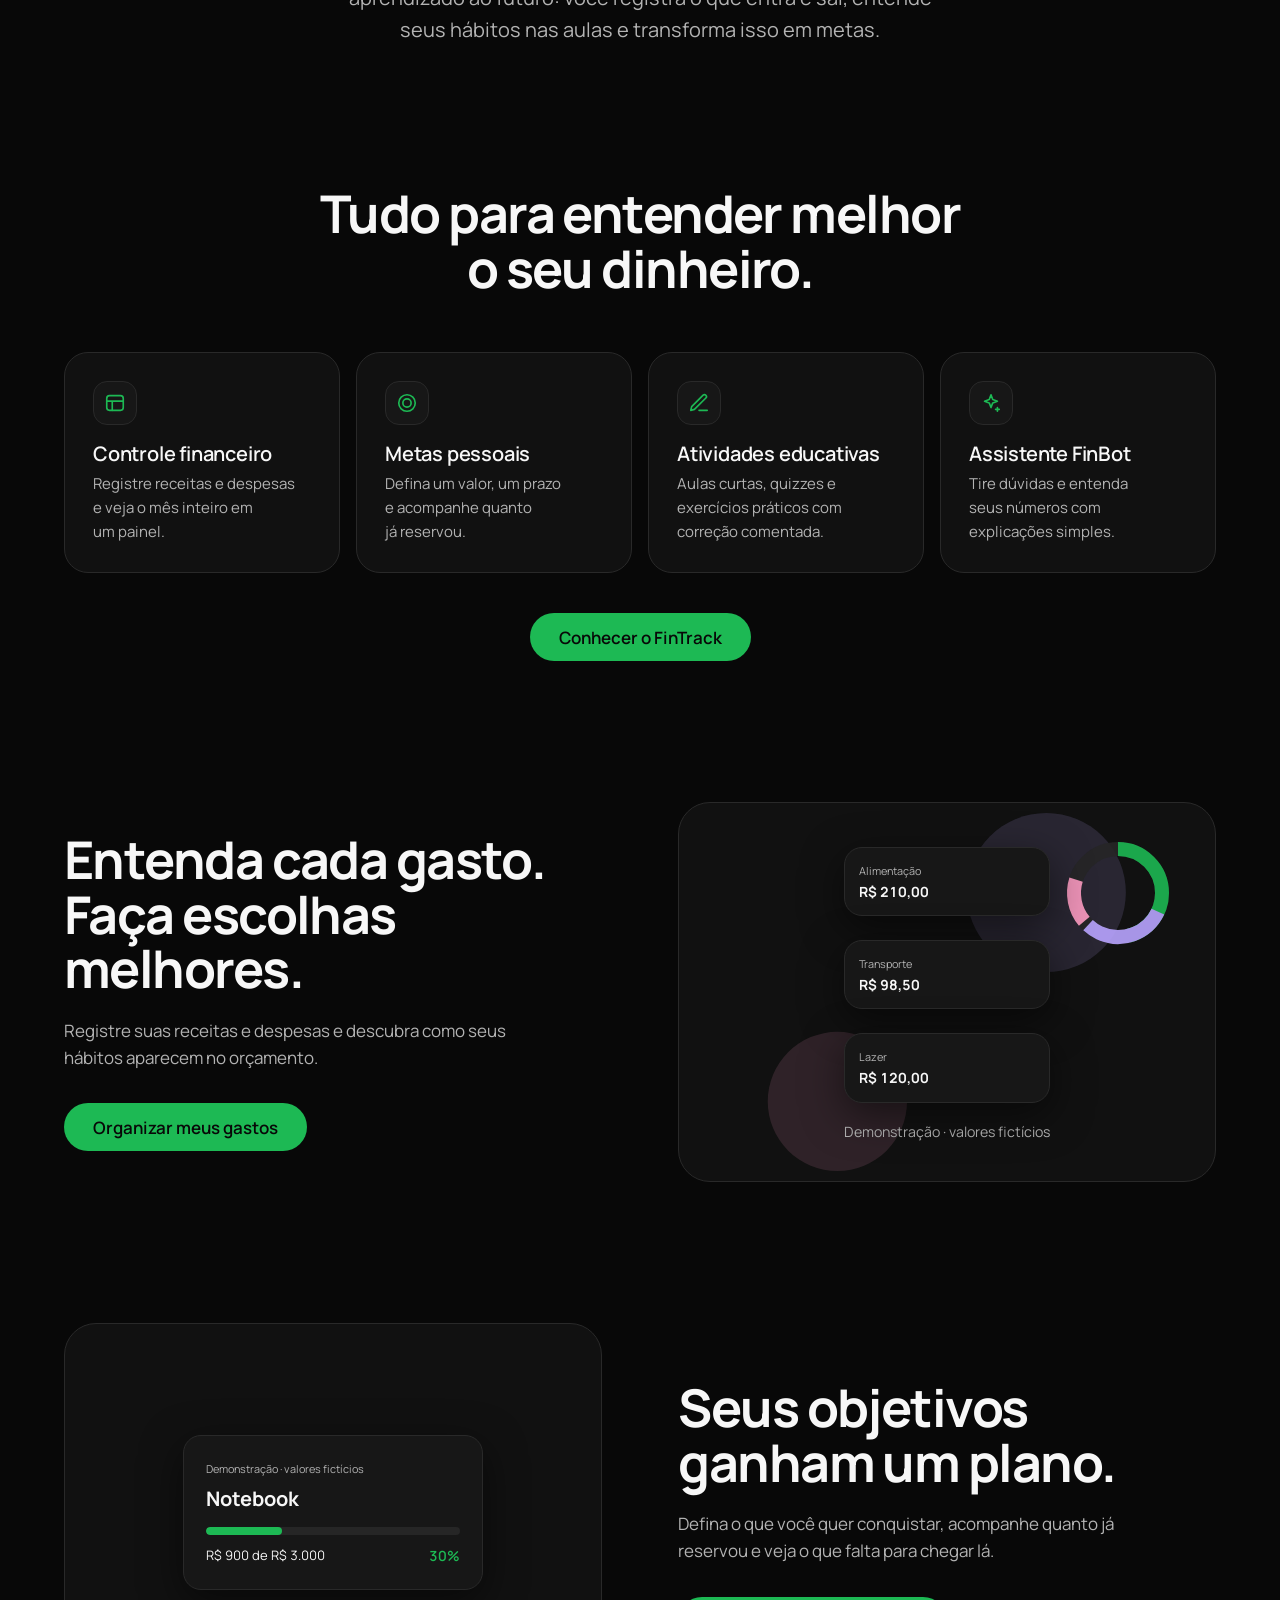
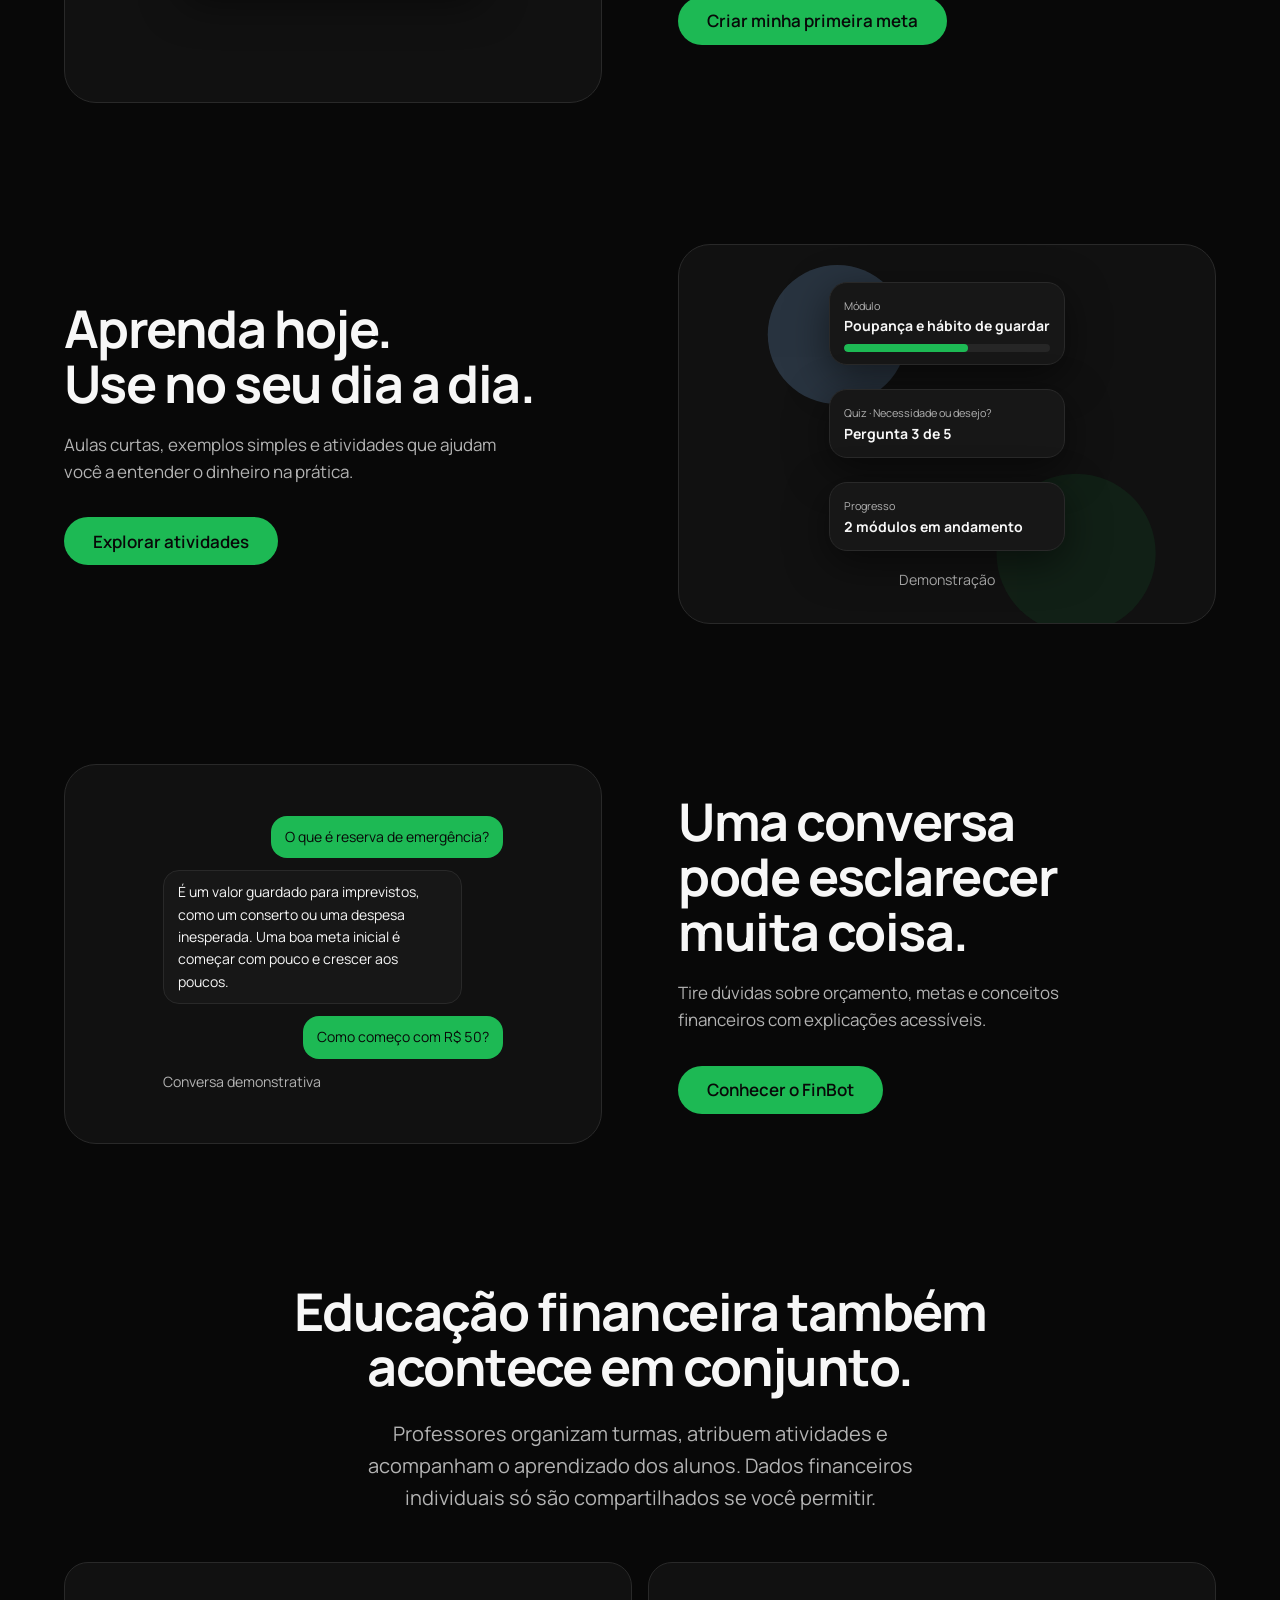
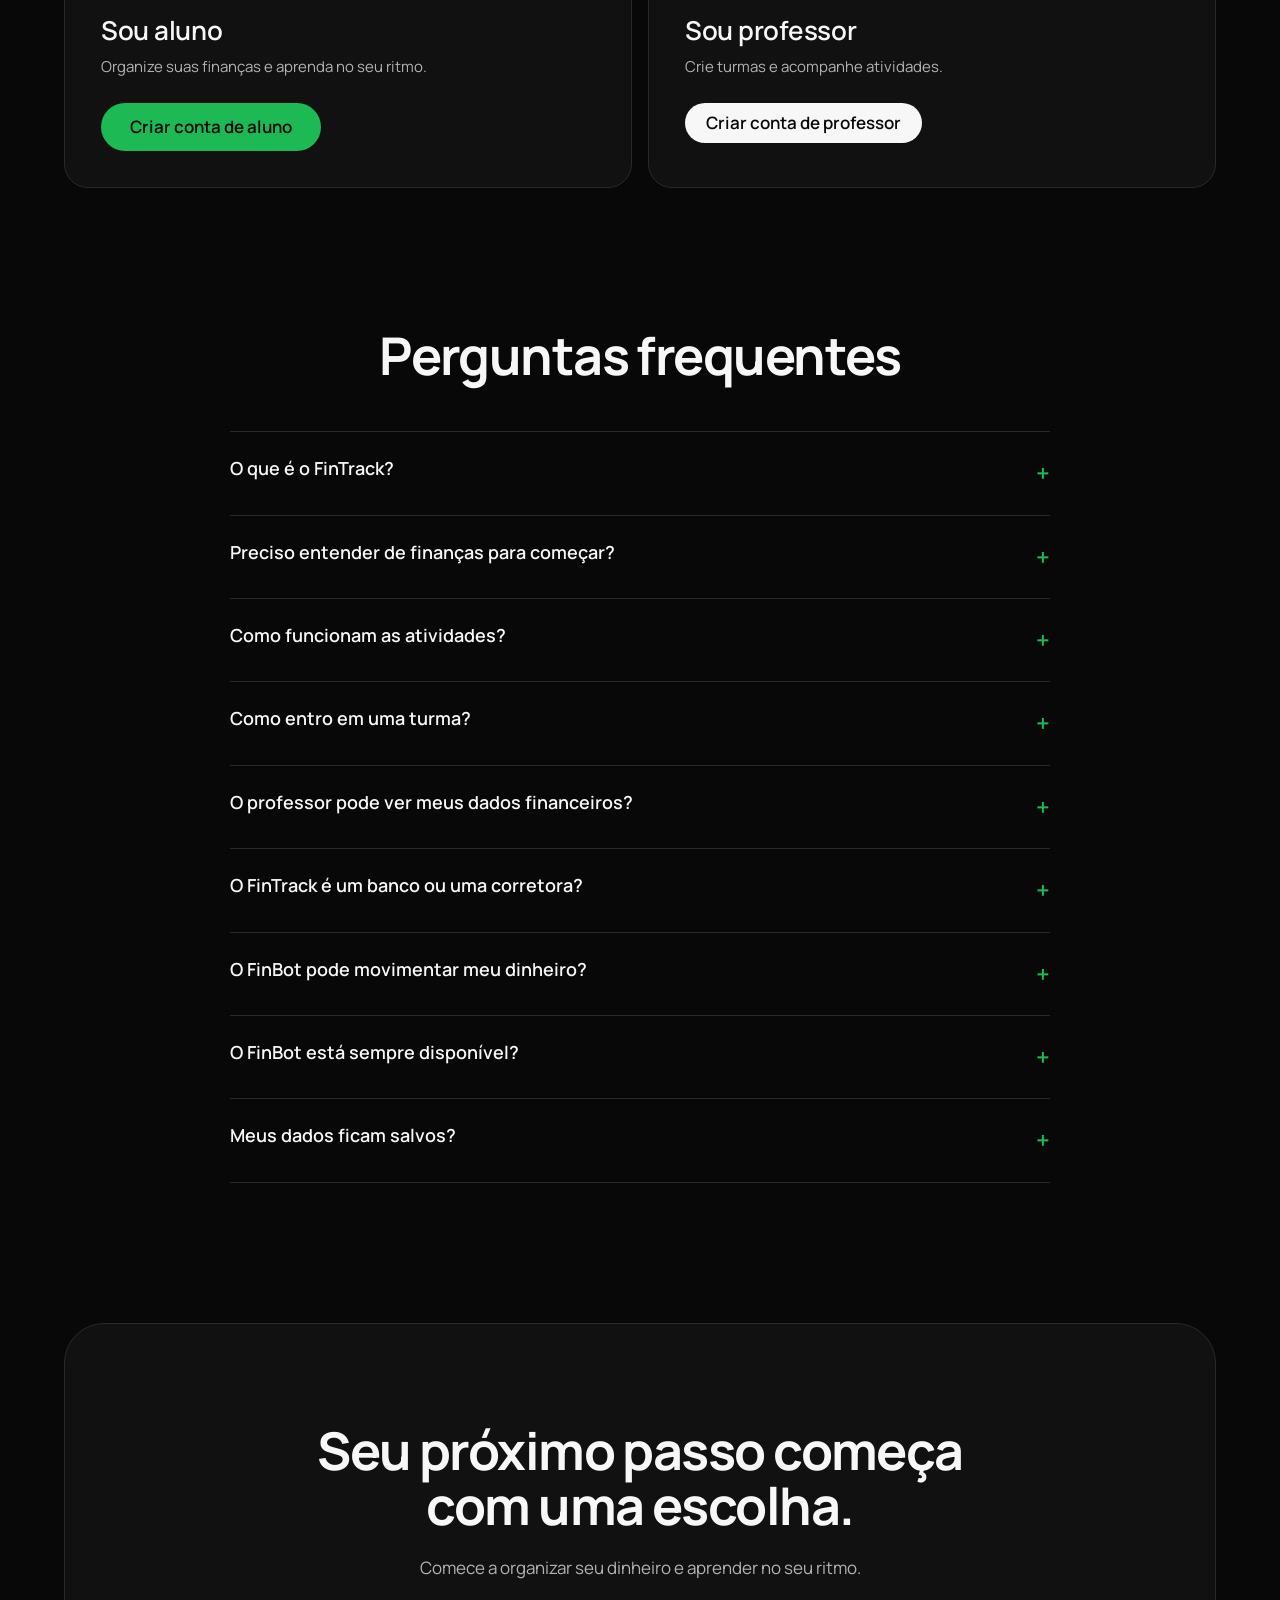
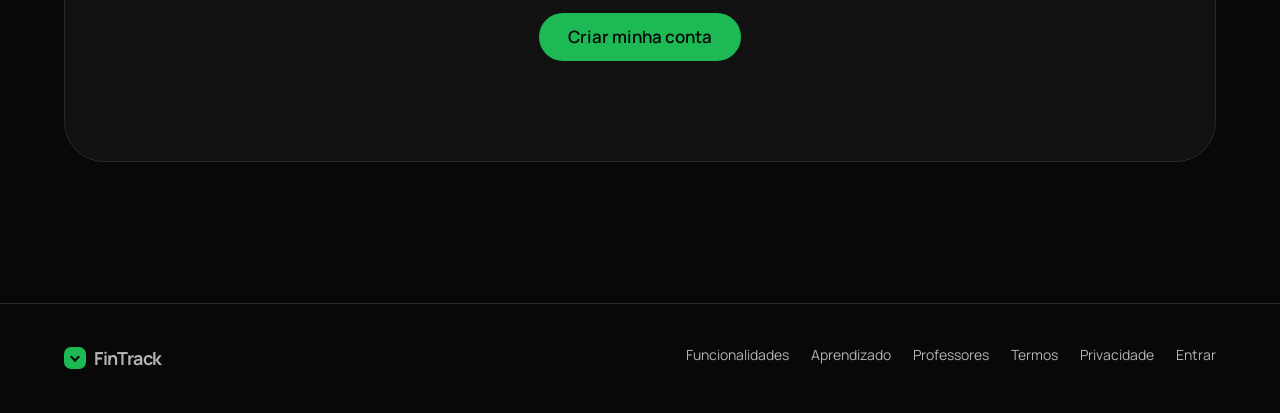
<file: static/index.html>
<!DOCTYPE html>
<html lang="pt-BR">
<head>
<meta charset="utf-8">
<meta name="viewport" content="width=device-width, initial-scale=1, viewport-fit=cover">
<title>FinTrack — Aprenda a cuidar da sua grana</title>
<link rel="preconnect" href="https://fonts.googleapis.com"><link rel="preconnect" href="https://fonts.gstatic.com" crossorigin><link href="https://fonts.googleapis.com/css2?family=Manrope:wght@400;500;600;700;800&display=swap" rel="stylesheet">
<style>
:root{--bg:#080808;--sf:#111;--el:#171717;--bd:#292929;--tx:#F7F7F7;--mu:#B3B3B3;--lime:#1DB954;--lime2:#1ED760;--lil:#B9A5FF;--blu:#8FC4FF;--ros:#FF9EC4;--red:#FF6B6B;--e:cubic-bezier(.16,1,.3,1);box-sizing:border-box;padding-top:env(safe-area-inset-top,0px);padding-bottom:env(safe-area-inset-bottom,0px)}
@media(prefers-color-scheme:dark){:root:not([data-theme=light]){--bg:#080808}}
:root[data-theme=dark]{--bg:#080808}
*,*::before,*::after{box-sizing:inherit}
html{scroll-padding-top:calc(env(safe-area-inset-top,0px) + 90px);scroll-behavior:smooth}
body{margin:0;background:var(--bg);color:var(--tx);font-family:Manrope,Inter,system-ui,sans-serif;font-size:17px;line-height:1.6}
a{color:inherit;text-decoration:none}
:focus-visible{outline:2px solid var(--lime);outline-offset:3px;border-radius:8px}
.w{max-width:1200px;margin:0 auto;padding:0 24px}
h1,h2,h3{font-weight:600;letter-spacing:-.03em;line-height:1.05;margin:0}
h1{font-size:clamp(34px,6.4vw,72px)}h2{font-size:clamp(28px,4.4vw,52px)}
p{color:var(--mu);margin:0}.lead{font-size:clamp(16px,1.6vw,20px);max-width:600px;margin:24px auto 0}
.btn{display:inline-flex;align-items:center;min-height:48px;padding:0 28px;border-radius:999px;font-weight:600;border:1px solid transparent;cursor:pointer;font:inherit;font-weight:600;transition:background .2s,transform .2s}
.btn.p{background:var(--lime);color:#080808}.btn.p:hover{background:var(--lime2);transform:translateY(-1px)}
.btn.g{color:var(--mu)}.btn.g:hover{color:var(--tx)}.btn.wh{background:var(--tx);color:#080808;min-height:40px;padding:0 20px}
/* header */
header{position:fixed;top:calc(env(safe-area-inset-top,0px) + 14px);left:0;right:0;z-index:20;display:flex;justify-content:center;padding:0 16px}
nav{width:100%;max-width:1000px;display:flex;align-items:center;justify-content:space-between;gap:16px;padding:8px 8px 8px 22px;border:1px solid var(--bd);border-radius:999px;background:rgba(8,8,8,.88)}
@supports(backdrop-filter:blur(1px)){nav{background:rgba(8,8,8,.6);backdrop-filter:blur(14px)}}
.logo{display:flex;align-items:center;gap:8px;font-weight:700;font-size:18px;letter-spacing:-.02em}
.logo i{width:22px;height:22px;border-radius:7px;background:var(--lime);display:grid;place-items:center}
.logo i::after{content:"";width:10px;height:10px;border-left:3px solid #080808;border-bottom:3px solid #080808;transform:translateY(-1px) rotate(-45deg) scale(.7)}
.links{display:flex;gap:28px;color:var(--mu);font-size:15px}.links a:hover{color:var(--tx)}
.mb{display:none;background:none;border:1px solid var(--bd);color:var(--tx);width:40px;height:40px;border-radius:50%;cursor:pointer}
@media(max-width:760px){.links{display:none;position:absolute;top:64px;left:16px;right:16px;flex-direction:column;gap:0;background:var(--sf);border:1px solid var(--bd);border-radius:24px;padding:8px}.links.o{display:flex}.links a{padding:14px 16px}.mb{display:block;margin-left:auto}nav .wh{display:none}.nav-cta{display:none!important}.links a.only-m{display:block}}.links .only-m{display:none}
/* hero */
.hero{padding:calc(env(safe-area-inset-top,0px) + 150px) 0 60px;text-align:center;overflow:hidden}
.cta{display:flex;gap:12px;justify-content:center;flex-wrap:wrap;margin-top:32px}
.stage{position:relative;width:min(340px,86vw);margin:64px auto 0}
.phone{border:1px solid #333;border-radius:44px;background:#000;padding:10px;box-shadow:0 40px 100px rgba(29,185,84,.07)}
.scr{background:var(--sf);border-radius:34px;padding:22px 18px;text-align:left;aspect-ratio:9/17}
.scr small{color:var(--mu);font-size:12px}.bal{font-size:30px;font-weight:700;letter-spacing:-.03em;margin:2px 0 14px}
.row{display:flex;justify-content:space-between;font-size:13px;padding:10px 0;border-top:1px solid var(--bd)}.row b{font-weight:600}
.bar{height:8px;border-radius:99px;background:#262626;overflow:hidden}.bar span{display:block;height:100%;width:var(--w);background:var(--lime);border-radius:99px;transform:scaleX(0);transform-origin:left;transition:transform 1.2s var(--e)}
.in .bar span,.bar.in span{transform:scaleX(1)}
.fc{position:absolute;background:var(--el);border:1px solid var(--bd);border-radius:18px;padding:12px 14px;font-size:13px;text-align:left;width:190px;box-shadow:0 12px 40px rgba(0,0,0,.5);animation:fl var(--d,6s) ease-in-out infinite alternate}
.fc b{display:block;font-size:14px}.fc small{color:var(--mu)}
@keyframes fl{to{transform:translateY(-7px)}}
.paused .fc{animation-play-state:paused}
.f1{left:-150px;top:60px;--d:5.5s}.f2{right:-150px;top:30px;--d:6.5s}.f3{left:-170px;top:250px;--d:6s}.f4{right:-170px;top:190px;--d:5s}.f5{left:-120px;bottom:70px;--d:7s}.f6{right:-140px;bottom:40px;--d:6.2s}
@media(max-width:1000px){.f1,.f2{display:none}.f3{left:-30px}.f4{right:-30px}.f5,.f6{display:none}.f3,.f4{width:150px}}
@media(max-width:560px){.f4{display:none}.f3{left:-14px;top:auto;bottom:-24px}}
.demo{color:var(--mu);font-size:13px;margin-top:20px}
.pz{background:none;border:1px solid var(--bd);color:var(--mu);border-radius:99px;padding:6px 14px;cursor:pointer;font:inherit;font-size:13px;margin-top:10px}
/* entry */
.r{opacity:0;transform:translateY(22px);transition:opacity .7s var(--e),transform .7s var(--e);transition-delay:var(--t,0s)}
.r.in{opacity:1;transform:none}
.hero .stage.r{transform:translateY(24px) scale(.96)}.hero .stage.r.in{transform:none}
/* sections */
section{padding:clamp(72px,11vw,150px) 0}
.pil{display:grid;grid-template-columns:repeat(3,1fr);border-block:1px solid var(--bd)}
.pil div{padding:40px 28px;border-right:1px solid var(--bd)}.pil div:last-child{border:0}.pil h3{font-size:28px;margin-bottom:8px}
@media(max-width:760px){.pil{grid-template-columns:1fr}.pil div{border-right:0;border-bottom:1px solid var(--bd)}}
.ct{text-align:center}.grid{display:grid;grid-template-columns:repeat(4,1fr);gap:16px;margin:56px 0 40px;text-align:left}
.card{background:var(--sf);border:1px solid var(--bd);border-radius:24px;padding:28px}.card h3{font-size:20px;margin:18px 0 8px;letter-spacing:-.01em}.card p{font-size:15px}
.ic{width:44px;height:44px;border-radius:14px;background:var(--el);border:1px solid var(--bd);display:grid;place-items:center;color:var(--lime)}
@media(max-width:980px){.grid{grid-template-columns:1fr 1fr}}@media(max-width:560px){.grid{grid-template-columns:1fr}}
.alt{display:grid;grid-template-columns:1fr 1fr;gap:clamp(32px,6vw,90px);align-items:center}
.alt.rv .tx{order:2}.tx p{margin:20px 0 32px;max-width:460px}
.art{position:relative;background:var(--sf);border:1px solid var(--bd);border-radius:32px;min-height:380px;overflow:hidden;display:grid;place-items:center;padding:24px}
.art>svg{position:absolute;inset:0;width:100%;height:100%;opacity:.9}
.art .fc{position:relative;animation:none;width:min(260px,100%);z-index:1;margin:6px 0}
.stack{display:grid;gap:12px;z-index:1;justify-items:center}
@media(max-width:860px){.alt{grid-template-columns:1fr}.alt.rv .tx{order:0}}
.msg{padding:10px 14px;border-radius:16px;font-size:14px;max-width:88%}.me{background:var(--lime);color:#080808;justify-self:end}.bot{background:var(--el);border:1px solid var(--bd)}
.pr{display:grid;grid-template-columns:1fr 1fr;gap:16px;margin-top:48px;text-align:left}
.pr .card{padding:36px}.pr h3{font-size:26px}.pr p{margin:10px 0 24px}
@media(max-width:700px){.pr{grid-template-columns:1fr}}
details{border-bottom:1px solid var(--bd)}summary{cursor:pointer;padding:22px 0;font-weight:600;font-size:18px;list-style:none;display:flex;justify-content:space-between;gap:16px}
summary::-webkit-details-marker{display:none}summary::after{content:"+";color:var(--lime);font-size:24px;transition:transform .3s}
details[open] summary::after{transform:rotate(45deg)}
.ans{display:grid;grid-template-rows:0fr;transition:grid-template-rows .35s var(--e)}details[open] .ans{grid-template-rows:1fr}.ans>div{overflow:hidden}.ans p{padding-bottom:22px;max-width:680px}
.faq{max-width:820px;margin:48px auto 0;border-top:1px solid var(--bd)}
.fin{border:1px solid var(--bd);border-radius:40px;background:var(--sf);padding:clamp(48px,8vw,100px) 24px;text-align:center}.fin p{margin:20px 0 32px}
footer{border-top:1px solid var(--bd);padding:40px 0;color:var(--mu);font-size:14px}
footer .w{display:flex;flex-wrap:wrap;justify-content:space-between;gap:20px}footer nav{all:unset;display:flex;gap:22px;flex-wrap:wrap}
@media(prefers-reduced-motion:reduce){*{animation:none!important;transition:none!important;scroll-behavior:auto!important}.r{opacity:1;transform:none}.bar span{transform:none}}

.finbot-float{position:fixed;right:22px;bottom:22px;z-index:40;display:flex;align-items:flex-end;gap:10px}
.finbot-float .msg{max-width:240px;padding:12px 14px;border:1px solid rgba(29,185,84,.5);border-radius:18px 18px 5px 18px;background:rgba(12,12,12,.94);font-size:13px;color:#f7f7f7;opacity:0;transform:translateY(8px);transition:.25s var(--e);box-shadow:0 16px 45px rgba(0,0,0,.45)}
.finbot-float.show .msg{opacity:1;transform:none}
.finbot-float button{width:74px;height:74px;border-radius:50%;border:1px solid rgba(29,185,84,.5);padding:0;background:#090909;overflow:hidden;cursor:pointer;box-shadow:0 0 35px rgba(29,185,84,.12)}
.finbot-float img{width:100%;height:100%;object-fit:cover}
@media(max-width:560px){.finbot-float{right:12px;bottom:12px}.finbot-float button{width:62px;height:62px}.finbot-float .msg{max-width:190px;font-size:12px}}


/* React Bits Grainient visual on the initial hero */
.hero{position:relative;isolation:isolate}
.hero>.grainient-landing-bg{
  position:absolute;inset:0;width:100%;height:100%;z-index:-3;display:block;
  background:#000;pointer-events:none
}
.hero::before{
  content:"";position:absolute;inset:0;z-index:-2;pointer-events:none;
  background:
    radial-gradient(circle at 50% 22%,rgba(3,84,57,.08),transparent 44%),
    linear-gradient(180deg,rgba(0,0,0,.10),rgba(8,8,8,.18) 66%,var(--bg) 100%);
}
.hero::after{
  content:"";position:absolute;inset:0;z-index:-1;pointer-events:none;opacity:.14;
  background-image:linear-gradient(rgba(255,255,255,.035) 1px,transparent 1px),linear-gradient(90deg,rgba(255,255,255,.035) 1px,transparent 1px);
  background-size:42px 42px;
  mask-image:linear-gradient(to bottom,black,transparent 88%);
}
.hero>.w{position:relative;z-index:1}
.hero h1{text-shadow:0 10px 44px rgba(0,0,0,.28)}
.hero .phone{box-shadow:0 42px 120px rgba(0,0,0,.56),0 0 80px rgba(3,84,57,.12)}
@media(prefers-reduced-motion:reduce){.hero>.grainient-landing-bg{filter:none}}


/* ===== Carrossel notebook/celular + tipografia ===== */
body{-webkit-font-smoothing:antialiased;text-rendering:optimizeLegibility;font-variant-numeric:tabular-nums}
h1,h2,h3{text-wrap:balance}p,.lead{text-wrap:pretty}h1{font-weight:700;letter-spacing:-.04em;line-height:1.04}h2{font-weight:700}
@media(max-width:640px){h1 br,h2 br{display:none}}
.ic svg{width:22px;height:22px;fill:none;stroke:currentColor;stroke-width:1.8;stroke-linecap:round;stroke-linejoin:round}
.show{margin:56px auto 0}.slides{display:grid;justify-items:center}
.slide{grid-area:1/1;position:relative;margin:0;width:100%;display:grid;justify-items:center;opacity:0;visibility:hidden;transform:translateX(56px) scale(.96);transition:opacity .7s var(--e),transform .9s var(--e),visibility .7s;pointer-events:none}
.slide.on{opacity:1;visibility:visible;transform:none;pointer-events:auto}.slide.out{transform:translateX(-56px) scale(.96)}
.show .stage{margin:0 auto;width:min(310px,80vw)}.stage .scr{position:relative;overflow:hidden}
.lap{width:min(820px,90vw);position:relative;filter:drop-shadow(0 40px 70px rgba(0,0,0,.55))}
.lid{background:#050505;border:1px solid #333;border-radius:18px 18px 4px 4px;padding:10px 10px 12px}
.lscr{container-type:inline-size;display:grid;grid-template-columns:15% 1fr;aspect-ratio:16/10;background:var(--sf);border-radius:8px;overflow:hidden;text-align:left}
.lscr aside{background:#0b0b0b;border-right:1px solid var(--bd);padding:2cqw 1.6cqw;display:grid;align-content:start;gap:1.4cqw}
.lscr aside i{width:3cqw;height:3cqw;border-radius:.9cqw;background:var(--lime);margin-bottom:1cqw}
.lscr aside u{height:2.6cqw;border-radius:.8cqw;background:#1a1a1a}.lscr aside u.a{background:#262626;box-shadow:inset .5cqw 0 var(--lime)}
.lm{padding:2.2cqw;display:grid;gap:1.6cqw;align-content:start}.lt{font-size:2.6cqw;letter-spacing:-.02em}
.kp{display:grid;grid-template-columns:repeat(3,1fr);gap:1.4cqw}.cr{display:grid;grid-template-columns:1.6fr 1fr;gap:1.4cqw}
.kp>div,.cc{background:var(--el);border:1px solid var(--bd);border-radius:1.4cqw;padding:1.5cqw 1.8cqw}
.kp small,.cc small{display:block;color:var(--mu);font-size:1.5cqw}.kp b{font-size:2.8cqw;letter-spacing:-.03em}.kp b.g{color:var(--lime)}
.lc{width:100%;height:auto;margin-top:.8cqw;overflow:visible}.lc path{fill:none;stroke-width:2.5;stroke-linecap:round;stroke-linejoin:round}
.lc .l1{stroke:var(--lime)}.lc .l2{stroke:var(--ros)}.lc .ar{fill:url(#ga);stroke:none;opacity:0}.lc .l1,.lc .l2,.spk{stroke-dasharray:1;stroke-dashoffset:1}
.hb{display:grid;gap:1.4cqw;margin-top:1.4cqw}.lscr .bar{height:1.2cqw}
.lb{height:12px;margin:0 -3%;background:linear-gradient(#2c2c2c,#151515);border-radius:0 0 22px 22px}
.show .bar span{transition:width 1.4s var(--e),transform 1.2s var(--e)}
@keyframes draw{to{stroke-dashoffset:0}}@keyframes fin{to{opacity:1}}
@keyframes pop{from{opacity:0;transform:translateY(18px) scale(.9)}}
.slide.on .l1{animation:draw 1.8s var(--e) .3s forwards}.slide.on .l2{animation:draw 1.8s var(--e) .6s forwards}.slide.on .ar{animation:fin 1s ease 1.4s forwards}
.slide.on .spk{animation:draw 1.6s var(--e) 1s forwards}
.slide:not(.on) .fc{animation:none;opacity:0}
.slide.on .fc{animation:pop .7s var(--e) var(--dl,0s) both,fl var(--d,6s) ease-in-out calc(var(--dl,0s) + .7s) infinite alternate}
.nb .c1{left:1%;top:10%}.nb .c2{right:1%;top:3%}.nb .c3{right:3%;bottom:12%}.nb .c4{left:3%;bottom:4%}
@media(max-width:900px){.nb .c1,.nb .c2{display:none}.nb .c3{right:0;bottom:-6%;width:160px}.nb .c4{left:0;bottom:-6%;width:160px}}
.pt{position:absolute;left:10px;right:10px;top:12px;z-index:2;background:rgba(23,23,23,.97);border:1px solid rgba(29,185,84,.5);border-radius:16px;padding:9px 12px;font-size:12px;opacity:0;transform:translateY(-14px);box-shadow:0 12px 30px rgba(0,0,0,.5)}
.slide.on .pt{animation:toast 6s var(--e) 1.2s infinite}
@keyframes toast{0%{opacity:0;transform:translateY(-14px)}8%,70%{opacity:1;transform:none}80%,100%{opacity:0;transform:translateY(-14px)}}
.ctl{display:flex;align-items:center;justify-content:center;gap:14px;margin-top:32px}
.cb{width:44px;height:44px;border-radius:50%;border:1px solid var(--bd);background:rgba(17,17,17,.75);color:var(--tx);display:grid;place-items:center;cursor:pointer;transition:border-color .2s}.cb:hover{border-color:var(--lime)}
.cb svg{fill:none;stroke:currentColor;stroke-width:2;stroke-linecap:round;stroke-linejoin:round}
.dts{display:flex;gap:6px;padding:5px;border:1px solid var(--bd);border-radius:999px;background:rgba(17,17,17,.75)}
.dt{position:relative;overflow:hidden;border:0;background:none;color:var(--mu);font:inherit;font-size:14px;font-weight:600;padding:10px 20px;border-radius:999px;cursor:pointer;transition:color .2s,background .2s}.dt.on{color:var(--tx);background:#1f1f1f}
.dt i{position:absolute;left:0;bottom:0;height:2px;width:100%;background:var(--lime);transform:scaleX(0);transform-origin:left}
.dt.on i{animation:prog var(--dur,7.5s) linear forwards}.show.paused .dt.on i,.show.hold .dt.on i{animation-play-state:paused}
@keyframes prog{to{transform:scaleX(1)}}.show.paused .fc,.show.paused .pt{animation-play-state:paused}
.art>svg.dn{position:absolute;inset:auto;right:7%;top:8%;width:120px;height:120px;z-index:1}
.d1,.d2,.d3{transition:stroke-dasharray 1.6s var(--e)}.in .d1{stroke-dasharray:46 54}.in .d2{stroke-dasharray:30 70}.in .d3{stroke-dasharray:16 84}
@media(max-width:560px){.art>svg.dn{width:84px;height:84px}}
</style>
<link rel="stylesheet" href="mobile-services.css?v=14"><link rel="stylesheet" href="a11y.css?v=5"><script src="a11y.js?v=4"></script></head>
<body><div class="ambient-grid" aria-hidden="true"></div>
<header><nav aria-label="Principal">
<a class="logo" href="#top"><i aria-hidden="true"></i>FinTrack</a>
<div class="links" id="lk"><a href="#funcoes">Funcionalidades</a><a href="#aprender">Aprendizado</a><a href="#professores">Para professores</a><a class="only-m" href="login.html">Entrar</a><a class="only-m" href="login.html?mode=signup">Criar conta</a></div>
<span class="nav-cta" style="display:flex;gap:8px;align-items:center"><a class="btn wh" href="login.html">Entrar</a><a class="btn p" href="login.html?mode=signup">Criar conta</a></span>
<button class="mb" id="mb" aria-label="Abrir menu" aria-expanded="false" aria-controls="lk">☰</button>
</nav></header>

<main id="top">
<div class="hero"><canvas id="grainientLanding" class="grainient-landing-bg" aria-hidden="true"></canvas><div class="w">
<h1 class="r">Aprenda a cuidar da sua grana. <br>Construa o seu futuro.</h1>
<p class="lead r" style="--t:.1s">Organize seus gastos, alcance suas metas e aprenda educação financeira na prática, com aulas curtas, vídeos introdutórios, atividades e o FinBot, um assistente que explica conceitos de um jeito simples.</p>
<div class="cta r" style="--t:.2s"><a class="btn p" href="login.html?mode=signup">Começar agora</a><a class="btn g" href="#funcoes">Explorar a plataforma</a></div>
<div class="show r" style="--t:.3s" id="show" role="group" aria-roledescription="carrossel" aria-label="O FinTrack no notebook e no celular">
<div class="slides">
<figure class="slide nb on" aria-label="FinTrack no notebook">
<div class="lap" aria-hidden="true"><div class="lid"><div class="lscr"><aside><i></i><u class="a"></u><u></u><u></u><u></u></aside>
<div class="lm"><b class="lt">Visão financeira</b>
<div class="kp"><div><small>Saldo disponível</small><b data-n="1284.5">R$ 1.284,50</b></div><div><small>Receitas</small><b class="g" data-n="1800">R$ 1.800,00</b></div><div><small>Despesas</small><b data-n="615.5">R$ 615,50</b></div></div>
<div class="cr"><div class="cc"><small>Receitas e despesas</small><svg class="lc" viewBox="0 0 300 110"><defs><linearGradient id="ga" x1="0" y1="0" x2="0" y2="1"><stop offset="0" stop-color="#1DB954" stop-opacity=".35"/><stop offset="1" stop-color="#1DB954" stop-opacity="0"/></linearGradient></defs><line x1="0" x2="300" y1="30" y2="30" stroke="#262626"/><line x1="0" x2="300" y1="70" y2="70" stroke="#262626"/><path class="ar"/><path class="l1" pathLength="1"/><path class="l2" pathLength="1"/></svg></div>
<div class="cc"><small>Gastos por categoria</small><div class="hb"><div class="bar"><span data-live style="--w:55%"></span></div><div class="bar"><span data-live style="--w:32%;background:var(--lil)"></span></div><div class="bar"><span data-live style="--w:18%;background:var(--ros)"></span></div></div></div></div>
</div></div></div><div class="lb"></div></div>
<div class="fc c1" style="--dl:.6s"><small>Receita</small><b>Mesada +R$ 300,00</b></div>
<div class="fc c2" style="--dl:1.3s"><small>Despesa · Transporte</small><b>Ônibus −R$ 24,50</b></div>
<div class="fc c3" style="--dl:2s"><small>Atividade concluída</small><b>Controle de gastos ✓</b></div>
<div class="fc c4" style="--dl:2.7s"><small>FinBot</small><b>Que tal guardar R$ 100 por mês?</b></div>
</figure>
<figure class="slide ph" aria-label="FinTrack no celular" aria-hidden="true"><div class="stage">
<div class="phone"><div class="scr"><div class="pt"><small>FinBot</small> <br><b>Você guardou 30% da meta do notebook!</b></div>
<small>Saldo disponível</small><div class="bal" data-n="1284.5">R$ 1.284,50</div>
<div class="row"><span>Receitas</span><b style="color:var(--lime)">R$ 1.800,00</b></div><div class="row"><span>Despesas</span><b>R$ 615,50</b></div><div class="row"><span>Reservado em metas</span><b>R$ 900,00</b></div>
<div style="margin-top:18px"><small>Meta: notebook · 30%</small><div class="bar" style="margin-top:8px"><span style="--w:30%"></span></div></div>
<div style="margin-top:18px"><small>Gastos por categoria</small><div class="bar" style="margin:8px 0"><span data-live style="--w:55%"></span></div><div class="bar" style="margin:8px 0"><span data-live style="--w:32%;background:var(--lil)"></span></div><div class="bar"><span data-live style="--w:18%;background:var(--ros)"></span></div></div></div></div>
<div class="fc f1" style="--dl:.6s"><small>Receita</small><b>Mesada +R$ 300,00</b></div>
<div class="fc f2" style="--dl:1.2s"><small>Despesa · Transporte</small><b>Ônibus −R$ 24,50</b></div>
<div class="fc f3" style="--dl:1.8s"><small>Meta</small><b>Notebook · 30%</b><div class="bar" style="margin-top:6px"><span style="--w:30%"></span></div></div>
<div class="fc f4" style="--dl:2.4s"><small>Atividade concluída</small><b>Controle de gastos ✓</b></div>
<div class="fc f5" style="--dl:3s"><small>Gastos do mês</small><svg viewBox="0 0 120 40" width="100%" height="36" role="img" aria-label="Gráfico demonstrativo de gastos"><path class="spk" pathLength="1" d="M2 32 L30 20 L58 26 L88 10 L118 16" fill="none" stroke="#1DB954" stroke-width="3" stroke-linecap="round"/></svg></div>
<div class="fc f6" style="--dl:3.6s"><small>FinBot</small><b>Que tal guardar R$ 100 por mês?</b></div>
</div></figure></div>
<div class="ctl"><button class="cb" id="pv" aria-label="Slide anterior"><svg viewBox="0 0 24 24" width="18" height="18"><path d="m15 6-6 6 6 6"/></svg></button><div class="dts"><button class="dt on" aria-label="Ver no notebook">No notebook<i></i></button><button class="dt" aria-label="Ver no celular">No celular<i></i></button></div><button class="cb" id="nx" aria-label="Próximo slide"><svg viewBox="0 0 24 24" width="18" height="18"><path d="m9 6 6 6-6 6"/></svg></button></div>
<p class="demo">Demonstração · valores fictícios</p>
<button class="pz" id="pz" aria-pressed="false">Pausar animações</button></div>
</div></div>

<div class="w"><div class="pil r">
<div><h3>Controle</h3><p>Receitas e despesas organizadas.</p></div>
<div><h3>Aprendizado</h3><p>Conteúdos e atividades práticas.</p></div>
<div><h3>Evolução</h3><p>Metas e progresso acompanhados.</p></div>
</div><p class="lead r" style="text-align:center;margin-top:18px">Da desorganização ao controle, do controle ao aprendizado, do aprendizado ao futuro: você registra o que entra e sai, entende seus hábitos nas aulas e transforma isso em metas.</p></div>

<section id="funcoes"><div class="w ct">
<h2 class="r">Tudo para entender melhor <br>o seu dinheiro.</h2>
<div class="grid">
<div class="card r"><div class="ic" aria-hidden="true"><svg viewBox="0 0 24 24"><rect x="3" y="4" width="18" height="16" rx="3"/><path d="M3 10h18M9 10v10"/></svg></div><h3>Controle financeiro</h3><p>Registre receitas e despesas e veja o mês inteiro em um painel.</p></div>
<div class="card r" style="--t:.08s"><div class="ic" aria-hidden="true"><svg viewBox="0 0 24 24"><circle cx="12" cy="12" r="9"/><circle cx="12" cy="12" r="4.5"/></svg></div><h3>Metas pessoais</h3><p>Defina um valor, um prazo e acompanhe quanto já reservou.</p></div>
<div class="card r" style="--t:.16s"><div class="ic" aria-hidden="true"><svg viewBox="0 0 24 24"><path d="M12 20h9M16.5 3.5a2.1 2.1 0 0 1 3 3L7 19l-4 1 1-4Z"/></svg></div><h3>Atividades educativas</h3><p>Aulas curtas, quizzes e exercícios práticos com correção comentada.</p></div>
<div class="card r" style="--t:.24s"><div class="ic" aria-hidden="true"><svg viewBox="0 0 24 24"><path d="M12 3l1.9 5.1L19 10l-5.1 1.9L12 17l-1.9-5.1L5 10l5.1-1.9Z"/><path d="M19 17v4M17 19h4"/></svg></div><h3>Assistente FinBot</h3><p>Tire dúvidas e entenda seus números com explicações simples.</p></div>
</div>
<a class="btn p r" href="login.html?mode=signup">Conhecer o FinTrack</a>
</div></section>

<section style="padding-top:0"><div class="w">
<div class="alt r"><div class="tx"><h2>Entenda cada gasto. <br>Faça escolhas melhores.</h2><p>Registre suas receitas e despesas e descubra como seus hábitos aparecem no orçamento.</p><a class="btn p" href="login.html?mode=signup">Organizar meus gastos</a></div>
<div class="art"><svg class="dn" viewBox="0 0 120 120" aria-hidden="true"><circle cx="60" cy="60" r="44" fill="none" stroke="#262626" stroke-width="14"/><circle class="d1" cx="60" cy="60" r="44" pathLength="100" fill="none" stroke="#1DB954" stroke-width="14" stroke-dasharray="0 100" transform="rotate(-90 60 60)"/><circle class="d2" cx="60" cy="60" r="44" pathLength="100" fill="none" stroke="#B9A5FF" stroke-width="14" stroke-dasharray="0 100" transform="rotate(25 60 60)"/><circle class="d3" cx="60" cy="60" r="44" pathLength="100" fill="none" stroke="#FF9EC4" stroke-width="14" stroke-dasharray="0 100" transform="rotate(140 60 60)"/></svg><svg viewBox="0 0 400 380" aria-hidden="true"><circle cx="300" cy="90" r="80" fill="#B9A5FF" opacity=".16"/><circle cx="90" cy="300" r="70" fill="#FF9EC4" opacity=".14"/></svg>
<div class="stack"><div class="fc"><small>Alimentação</small><b>R$ 210,00</b></div><div class="fc"><small>Transporte</small><b>R$ 98,50</b></div><div class="fc"><small>Lazer</small><b>R$ 120,00</b></div><small style="color:var(--mu)">Demonstração · valores fictícios</small></div></div></div>
</div></section>

<section style="padding-top:0"><div class="w">
<div class="alt rv r"><div class="tx"><h2>Seus objetivos ganham um plano.</h2><p>Defina o que você quer conquistar, acompanhe quanto já reservou e veja o que falta para chegar lá.</p><a class="btn p" href="login.html?mode=signup">Criar minha primeira meta</a></div>
<div class="art"><div class="fc" style="width:min(300px,100%);padding:22px"><small>Demonstração · valores fictícios</small><b style="font-size:20px;margin:4px 0 12px">Notebook</b><div class="bar"><span style="--w:30%"></span></div><div class="row" style="border:0;padding-bottom:0"><span>R$ 900 de R$ 3.000</span><b style="color:var(--lime)">30%</b></div></div></div></div>
</div></section>

<section id="aprender" style="padding-top:0"><div class="w">
<div class="alt r"><div class="tx"><h2>Aprenda hoje. <br>Use no seu dia a dia.</h2><p>Aulas curtas, exemplos simples e atividades que ajudam você a entender o dinheiro na prática.</p><a class="btn p" href="login.html?mode=signup">Explorar atividades</a></div>
<div class="art"><svg viewBox="0 0 400 380" aria-hidden="true"><circle cx="90" cy="90" r="70" fill="#8FC4FF" opacity=".22"/><circle cx="330" cy="310" r="80" fill="#1DB954" opacity=".1"/></svg>
<div class="stack"><div class="fc"><small>Módulo</small><b>Poupança e hábito de guardar</b><div class="bar" style="margin-top:6px"><span style="--w:60%"></span></div></div><div class="fc"><small>Quiz · Necessidade ou desejo?</small><b>Pergunta 3 de 5</b></div><div class="fc"><small>Progresso</small><b>2 módulos em andamento</b></div><small style="color:var(--mu)">Demonstração</small></div></div></div>
</div></section>

<section style="padding-top:0"><div class="w">
<div class="alt rv r"><div class="tx"><h2>Uma conversa pode esclarecer muita coisa.</h2><p>Tire dúvidas sobre orçamento, metas e conceitos financeiros com explicações acessíveis.</p><a class="btn p" href="login.html?mode=signup">Conhecer o FinBot</a></div>
<div class="art"><div class="stack" style="width:100%;max-width:340px;justify-items:stretch"><div class="msg me">O que é reserva de emergência?</div><div class="msg bot">É um valor guardado para imprevistos, como um conserto ou uma despesa inesperada. Uma boa meta inicial é começar com pouco e crescer aos poucos.</div><div class="msg me">Como começo com R$ 50?</div><small style="color:var(--mu)">Conversa demonstrativa</small></div></div></div>
</div></section>

<section id="professores" style="padding-top:0"><div class="w ct">
<h2 class="r">Educação financeira também <br>acontece em conjunto.</h2>
<p class="lead r">Professores organizam turmas, atribuem atividades e acompanham o aprendizado dos alunos. Dados financeiros individuais só são compartilhados se você permitir.</p>
<div class="pr">
<div class="card r"><h3>Sou aluno</h3><p>Organize suas finanças e aprenda no seu ritmo.</p><a class="btn p" href="login.html?mode=signup">Criar conta de aluno</a></div>
<div class="card r" style="--t:.1s"><h3>Sou professor</h3><p>Crie turmas e acompanhe atividades.</p><a class="btn wh" href="login.html?mode=signup">Criar conta de professor</a></div>
</div></div></section>

<section style="padding-top:0"><div class="w"><h2 class="ct r">Perguntas frequentes</h2>
<div class="faq">
<details><summary>O que é o FinTrack?</summary><div class="ans"><div><p>Uma plataforma para organizar receitas, despesas e metas e aprender educação financeira com atividades e um assistente de IA.</p></div></div></details>
<details><summary>Preciso entender de finanças para começar?</summary><div class="ans"><div><p>Não. As aulas partem do básico, com exemplos do dia a dia.</p></div></div></details>
<details><summary>Como funcionam as atividades?</summary><div class="ans"><div><p>Cada aula tem explicação curta, exemplo, atividade, correção comentada e resumo.</p></div></div></details>
<details><summary>Como entro em uma turma?</summary><div class="ans"><div><p>Com o código informado pelo professor. Você confere a turma antes de confirmar e pode sair quando quiser.</p></div></div></details>
<details><summary>O professor pode ver meus dados financeiros?</summary><div class="ans"><div><p>Por padrão, não. O compartilhamento é controlado por turma e o professor nunca acessa suas conversas com o FinBot.</p></div></div></details>
<details><summary>O FinTrack é um banco ou uma corretora?</summary><div class="ans"><div><p>Não. O FinTrack não guarda nem movimenta dinheiro, não é carteira digital nem plataforma de investimentos. Os valores são os que você mesmo registra, para se organizar e aprender.</p></div></div></details>
<details><summary>O FinBot pode movimentar meu dinheiro?</summary><div class="ans"><div><p>Não. O FinBot explica conceitos e, quando você pede, comenta os totais dos seus registros. Ele não cria, altera nem apaga lançamentos, não promete resultados e não substitui orientação profissional. Ele nunca pede senhas bancárias.</p></div></div></details>
<details><summary>O FinBot está sempre disponível?</summary><div class="ans"><div><p>Depende de um provedor de IA configurado no servidor. Quando não estiver configurado, a tela avisa que a IA está indisponível em vez de inventar respostas.</p></div></div></details>
<details><summary>Meus dados ficam salvos?</summary><div class="ans"><div><p>Sim, no servidor da instalação do FinTrack, vinculados à sua conta e protegidos por senha. Você acessa de qualquer dispositivo que use o mesmo endereço. Para análise com IA, só são enviados totais por categoria e apenas quando você pede.</p></div></div></details>
</div></div></section>

<section id="entrar" style="padding-top:0"><div class="w"><div class="fin r">
<h2>Seu próximo passo começa <br>com uma escolha.</h2><p>Comece a organizar seu dinheiro e aprender no seu ritmo.</p><a class="btn p" href="login.html?mode=signup">Criar minha conta</a></div></div></section>
</main>

<footer><div class="w"><div class="logo"><i aria-hidden="true"></i>FinTrack</div>
<nav aria-label="Rodapé"><a href="#funcoes">Funcionalidades</a><a href="#aprender">Aprendizado</a><a href="#professores">Professores</a><a href="terms.html">Termos</a><a href="privacy.html">Privacidade</a><a href="login.html">Entrar</a></nav></div></footer>

<script>
const rm=matchMedia('(prefers-reduced-motion:reduce)').matches;
const mb=document.getElementById('mb'),lk=document.getElementById('lk');
mb.onclick=()=>{const o=lk.classList.toggle('o');mb.setAttribute('aria-expanded',o)};
lk.querySelectorAll('a').forEach(a=>a.onclick=()=>{lk.classList.remove('o');mb.setAttribute('aria-expanded',false)});
const io=new IntersectionObserver(es=>es.forEach(e=>{if(e.isIntersecting){e.target.classList.add('in');e.target.querySelectorAll('.bar').forEach(b=>b.classList.add('in'));io.unobserve(e.target)}}),{threshold:.15});
document.querySelectorAll('.r').forEach(el=>io.observe(el));

const show=document.getElementById('show'),sl=[...show.querySelectorAll('.slide')],dt=[...show.querySelectorAll('.dt')],pz=document.getElementById('pz'),DUR=7500,BRL=new Intl.NumberFormat('pt-BR',{style:'currency',currency:'BRL'});
let cur=0,tm=0,man=false,vis=true,hov=false,live=false,T0=0;
function countUp(root){root.querySelectorAll('[data-n]').forEach(el=>{const to=+el.dataset.n;if(rm){el.textContent=BRL.format(to);return}const t0=performance.now();(function s(t){const k=Math.min(1,(t-t0)/1500);el.textContent=BRL.format(to*(1-Math.pow(1-k,3)));if(k<1)requestAnimationFrame(s)})(t0)})}
const lc=show.querySelector('.lc'),ar=lc.querySelector('.ar'),l1=lc.querySelector('.l1'),l2=lc.querySelector('.l2'),P=a=>a.map((v,i)=>(i?'L':'M')+i*50+' '+(104-v)).join(''),jit=a=>a.map(v=>Math.max(18,Math.min(88,v+(Math.random()-.5)*28)));
let FA=[38,46,42,58,55,70,78],FB=[28,33,37,31,40,35,41],TA=FA,TB=FB;
function draw(a,b){l1.setAttribute('d',P(a));l2.setAttribute('d',P(b));ar.setAttribute('d',P(a)+'L300 110L0 110Z')}draw(FA,FB);
function tick(t){if(!live)return;if(!T0)T0=t;const k=Math.min(1,(t-T0)/2600),e=k*k*(3-2*k);draw(FA.map((v,i)=>v+(TA[i]-v)*e),FB.map((v,i)=>v+(TB[i]-v)*e));if(k>=1){FA=TA;FB=TB;TA=jit(FA);TB=jit(FB);T0=t;bars()}requestAnimationFrame(tick)}
function bars(){sl[cur].querySelectorAll('[data-live]').forEach(s=>s.style.setProperty('--w',Math.round(14+Math.random()*58)+'%'))}
function sync(){const stop=rm||man||!vis;show.classList.toggle('paused',stop&&!rm);show.classList.toggle('hold',hov);clearTimeout(tm);live=cur===0&&!stop;if(live){T0=0;requestAnimationFrame(tick)}if(!stop&&!hov)tm=setTimeout(()=>go(cur+1),DUR)}
function go(i){cur=(i+sl.length)%sl.length;sl.forEach((s,j)=>{s.classList.toggle('on',j===cur);s.classList.toggle('out',j<cur);s.setAttribute('aria-hidden',j!==cur)});dt.forEach((d,j)=>{d.classList.remove('on');void d.offsetWidth;d.classList.toggle('on',j===cur);d.setAttribute('aria-current',j===cur)});countUp(sl[cur]);bars();sync()}
dt.forEach((d,j)=>d.onclick=()=>go(j));document.getElementById('pv').onclick=()=>go(cur-1);document.getElementById('nx').onclick=()=>go(cur+1);
show.addEventListener('mouseenter',()=>{hov=true;sync()});show.addEventListener('mouseleave',()=>{hov=false;sync()});
show.addEventListener('keydown',e=>{if(e.key==='ArrowRight')go(cur+1);if(e.key==='ArrowLeft')go(cur-1)});
pz.onclick=()=>{man=!man;pz.setAttribute('aria-pressed',man);pz.textContent=man?'Retomar animações':'Pausar animações';sync()};
new IntersectionObserver(es=>{vis=es[0].isIntersecting;sync()}).observe(show);go(0);

const ff=document.getElementById('finbotFloat'); if(ff){setTimeout(()=>ff.classList.add('show'),1600);setTimeout(()=>ff.classList.remove('show'),5200);ff.querySelector('button').onclick=()=>ff.classList.toggle('show');}
</script>
<div class="finbot-float" id="finbotFloat"><div class="msg">Oi! Sou o FinBot. Depois do login eu posso te acompanhar no dashboard.</div><button type="button" aria-label="Abrir mensagem do FinBot"><img src="coruja.gif" alt="FinBot, coruja do FinTrack"></button></div>
<script src="grainient-landing.js"></script>
</body>
</html>
</file>
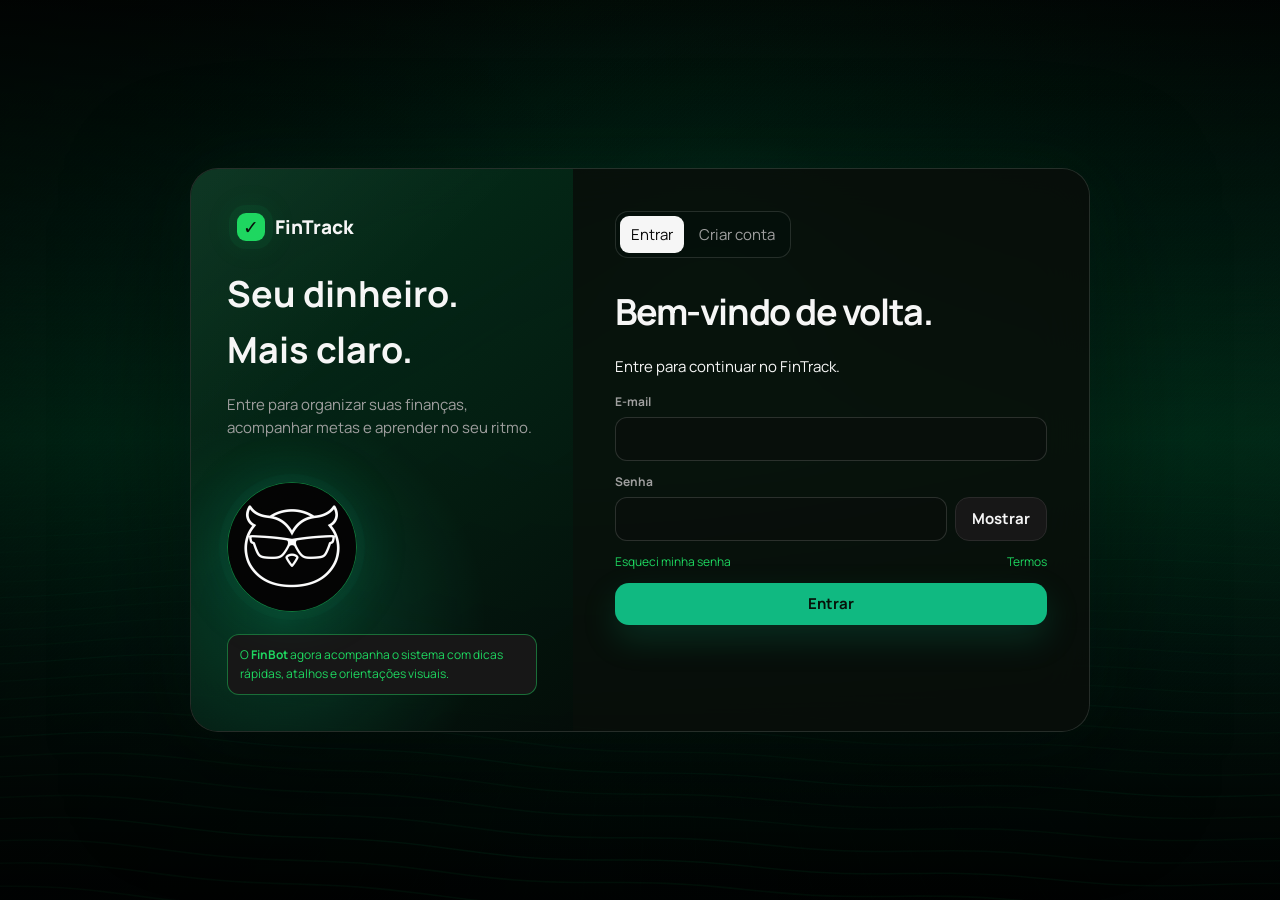
<file: login.html>
<!doctype html><html lang="pt-BR"><head><meta charset="utf-8"><meta name="viewport" content="width=device-width,initial-scale=1"><title>Entrar — FinTrack</title><meta name="fintrack-build" content="github-pages-release-v4"><link rel="preconnect" href="https://fonts.googleapis.com"><link href="https://fonts.googleapis.com/css2?family=Manrope:wght@400;600;700;800&display=swap" rel="stylesheet"><link rel="stylesheet" href="app.css"><link rel="stylesheet" href="mobile-services.css?v=6"></head><body class="auth-gradient-page">
<canvas id="gradientWavesBg" class="gradient-waves-bg" aria-hidden="true"></canvas>
<div class="gradient-waves-vignette" aria-hidden="true"></div>
<div class="gradient-waves-grain" aria-hidden="true"></div>
<div class="ambient-grid" aria-hidden="true"></div>
<main class="authpage"><section class="authbox">
  <aside class="authart"><div class="brand"><span class="brandmark">✓</span>FinTrack</div><div><h2 style="font-size:36px;margin:0 0 10px">Seu dinheiro.<br>Mais claro.</h2><p class="muted">Entre para organizar suas finanças, acompanhar metas e aprender no seu ritmo.</p><img class="owlbig" src="coruja.gif" alt="FinBot, coruja do FinTrack" style="margin-top:28px"><div class="notice success" style="margin-top:16px">O <b>FinBot</b> agora acompanha o sistema com dicas rápidas, atalhos e orientações visuais.</div></div></aside>
  <div class="authform">
    <div class="tabs" style="margin-bottom:26px;width:max-content"><button id="tabLogin" class="active">Entrar</button><button id="tabSignup">Criar conta</button></div>

    <form id="loginForm">
      <h1>Bem-vindo de volta.</h1><p>Entre para continuar no FinTrack.</p>
      <div class="field"><label>E-mail</label><input id="loginEmail" type="email" autocomplete="email" required></div>
      <div class="field" style="margin-top:12px"><label>Senha</label><div style="display:flex;gap:8px"><input id="loginPassword" type="password" autocomplete="current-password" required style="flex:1"><button class="btn" type="button" data-eye="loginPassword">Mostrar</button></div></div>
      <div class="authlinks"><button type="button" id="forgotOpen">Esqueci minha senha</button><a href="terms.html">Termos</a></div>
      <button class="btn primary" id="loginSubmit" style="width:100%" type="submit">Entrar</button><div class="status" id="loginStatus"></div>
    </form>

    <form id="signupForm" class="hidden">
      <h1>Crie sua conta.</h1><p>Comece sem transações ou metas fictícias.</p>
      <div class="field"><label>Nome</label><input id="signupName" autocomplete="name" required></div>
      <div class="field" style="margin-top:12px"><label>E-mail</label><input id="signupEmail" type="email" autocomplete="email" required></div>
      <div class="field" style="margin-top:12px"><label>Perfil</label><select id="signupRole"><option value="aluno">Aluno</option><option value="professor">Professor</option></select></div><div class="field hidden" id="professorCodeField" style="margin-top:12px"><label>Código de autorização do professor (se exigido pela escola)</label><input id="signupProfessorCode" autocomplete="off" maxlength="120"><small class="muted">Se o servidor não exigir código, deixe em branco.</small></div>
      <div class="field" style="margin-top:12px"><label>Senha</label><input id="signupPassword" type="password" autocomplete="new-password" minlength="8" required><small class="muted">Mínimo de 8 caracteres, combinando letras e números.</small></div>
      <div class="field" style="margin-top:12px"><label>Confirmar senha</label><input id="signupConfirm" type="password" autocomplete="new-password" required></div>
      <label style="display:flex;gap:8px;margin-top:14px;font-size:12px"><input id="signupTerms" type="checkbox"> <span>Li e aceito os <a href="terms.html" style="color:var(--green)">Termos</a> e a <a href="privacy.html" style="color:var(--green)">Política de Privacidade</a>.</span></label>
      <button class="btn primary" id="signupSubmit" style="width:100%;margin-top:16px" type="submit">Criar minha conta</button><div class="status" id="signupStatus"></div>
    </form>

    <form id="forgotForm" class="hidden">
      <h1>Recuperar senha.</h1><p>Informe seu e-mail. A mensagem de resposta não confirma publicamente se existe uma conta.</p>
      <div class="field"><label>E-mail</label><input id="forgotEmail" type="email" autocomplete="email" required></div>
      <button class="btn primary" id="forgotSubmit" style="width:100%;margin-top:16px" type="submit">Enviar instruções</button>
      <button class="btn ghost" id="backLogin" style="width:100%;margin-top:8px" type="button">Voltar ao login</button><div class="status" id="forgotStatus"></div>
    </form>
  </div>
</section></main>
<script>
const $=s=>document.querySelector(s), qs=new URLSearchParams(location.search);
const forms={login:$('#loginForm'),signup:$('#signupForm'),forgot:$('#forgotForm')};
function mode(m){Object.values(forms).forEach(f=>f.classList.add('hidden'));forms[m].classList.remove('hidden');$('#tabLogin').classList.toggle('active',m==='login');$('#tabSignup').classList.toggle('active',m==='signup')}
$('#tabLogin').onclick=()=>mode('login');$('#tabSignup').onclick=()=>mode('signup');$('#signupRole').onchange=()=>$('#professorCodeField').classList.toggle('hidden',$('#signupRole').value!=='professor');$('#forgotOpen').onclick=()=>{ $('#forgotEmail').value=$('#loginEmail').value;mode('forgot')};$('#backLogin').onclick=()=>mode('login');
document.querySelectorAll('[data-eye]').forEach(b=>b.onclick=()=>{const i=document.getElementById(b.dataset.eye);i.type=i.type==='password'?'text':'password';b.textContent=i.type==='password'?'Mostrar':'Ocultar'});
async function post(url,body,extraHeaders={}){
  const r=await fetch(url,{method:'POST',credentials:'same-origin',headers:{'Content-Type':'application/json',...extraHeaders},body:JSON.stringify(body)});
  let j={};try{j=await r.json()}catch{}
  if(!r.ok)throw new Error(typeof j.detail==='string'?j.detail:'Não foi possível concluir a solicitação.');
  return j;
}
$('#loginForm').onsubmit=async e=>{e.preventDefault();const b=$('#loginSubmit'),s=$('#loginStatus');s.textContent='';b.disabled=true;b.textContent='Entrando...';try{const j=await post('/api/auth/login',{email:$('#loginEmail').value,password:$('#loginPassword').value});location.href=j.next}catch(err){s.textContent=err.message}finally{b.disabled=false;b.textContent='Entrar'}};
$('#signupForm').onsubmit=async e=>{e.preventDefault();const b=$('#signupSubmit'),s=$('#signupStatus');s.textContent='';if($('#signupPassword').value!==$('#signupConfirm').value){s.textContent='As senhas não coincidem.';return}b.disabled=true;b.textContent='Criando...';try{const j=await post('/api/auth/register',{name:$('#signupName').value,email:$('#signupEmail').value,password:$('#signupPassword').value,role:$('#signupRole').value,terms:$('#signupTerms').checked},{'X-Professor-Signup-Code':$('#signupProfessorCode').value});location.href=j.next}catch(err){s.textContent=err.message}finally{b.disabled=false;b.textContent='Criar minha conta'}};
$('#forgotForm').onsubmit=async e=>{e.preventDefault();const b=$('#forgotSubmit'),s=$('#forgotStatus');s.textContent='';b.disabled=true;b.textContent='Verificando...';try{const j=await post('/api/auth/forgot',{email:$('#forgotEmail').value});s.style.color='var(--green)';s.textContent=j.message;if(j.reset_url){const a=document.createElement('a');a.href=j.reset_url;a.className='btn primary';a.style.cssText='display:flex;justify-content:center;margin-top:12px';a.textContent='Definir nova senha';s.append(document.createElement('br'),a)}}catch(err){s.style.color='';s.textContent=err.message}finally{b.disabled=false;b.textContent='Recuperar acesso'}};
mode(qs.get('mode')==='signup'?'signup':'login');
</script>
<script>
(() => {
  const canvas = document.getElementById('gradientWavesBg');
  if (!canvas) return;

  const ctx = canvas.getContext('2d', { alpha: true });

  // Parâmetros adaptados diretamente do componente GradientWaves solicitado.
  const config = {
    horizonColor: '#024828',
    waveColor: '#05773c',
    crestColor: '#10B981',
    speed: 0.25,
    amplitude: 2.5,
    waveScale: 0.6,
    waveRatio: 0.8,
    swell: 35,
    turbulence: 20,
    tilt: 1.11,
    zoom: 1,
    height: 5.5,
    fogDepth: 15,
    detail: 'medium',
    brightness: 1,
    opacity: 1,
    mouseInteraction: true,
    parallaxStrength: 0.5,
    grain: true,
    grainIntensity: 0.05
  };

  const reducedMotion = matchMedia('(prefers-reduced-motion: reduce)').matches;
  const rows = config.detail === 'high' ? 72 : config.detail === 'low' ? 32 : 52;
  const cols = config.detail === 'high' ? 110 : config.detail === 'low' ? 54 : 82;

  let w = 0, h = 0, dpr = 1, raf = 0;
  let targetMX = 0, targetMY = 0, mx = 0, my = 0;
  let start = performance.now();

  const hexToRgb = hex => {
    const v = parseInt(hex.slice(1), 16);
    return { r:(v>>16)&255, g:(v>>8)&255, b:v&255 };
  };
  const mix = (a,b,t) => ({
    r: Math.round(a.r + (b.r-a.r)*t),
    g: Math.round(a.g + (b.g-a.g)*t),
    b: Math.round(a.b + (b.b-a.b)*t)
  });
  const rgba = (c,a) => `rgba(${c.r},${c.g},${c.b},${a})`;

  const horizonRGB = hexToRgb(config.horizonColor);
  const waveRGB = hexToRgb(config.waveColor);
  const crestRGB = hexToRgb(config.crestColor);

  function resize() {
    dpr = Math.min(devicePixelRatio || 1, 1.6);
    w = innerWidth;
    h = innerHeight;
    canvas.width = Math.round(w * dpr);
    canvas.height = Math.round(h * dpr);
    canvas.style.width = w + 'px';
    canvas.style.height = h + 'px';
    ctx.setTransform(dpr,0,0,dpr,0,0);
    draw(reducedMotion ? 0 : (performance.now()-start)/1000);
  }

  function waveY(xNorm, depth, t) {
    const scale = config.waveScale;
    const primary = Math.sin(
      (xNorm * 7.2 * scale) +
      (t * config.speed * 2.7) +
      (depth * 3.4)
    );
    const secondary = Math.sin(
      (xNorm * 15.0 * scale * config.waveRatio) -
      (t * config.speed * 1.35) +
      (depth * 7.2)
    ) * 0.34;
    const turbulence = Math.sin(
      xNorm * 27 +
      depth * 11 -
      t * config.speed * 0.72
    ) * (config.turbulence / 100) * 0.52;
    const swell = Math.sin(depth * Math.PI) * (config.swell / 100);
    return (primary + secondary + turbulence) * (0.55 + swell);
  }

  function draw(t) {
    ctx.clearRect(0,0,w,h);

    const horizon = h * 0.315 + my * 18 * config.parallaxStrength;
    const bg = ctx.createLinearGradient(0,0,0,h);
    bg.addColorStop(0, '#010705');
    bg.addColorStop(.27, '#012718');
    bg.addColorStop(.49, config.horizonColor);
    bg.addColorStop(.72, '#022317');
    bg.addColorStop(1, '#010806');
    ctx.fillStyle = bg;
    ctx.fillRect(0,0,w,h);

    // Horizon bloom.
    const glow = ctx.createRadialGradient(
      w*(.56 + mx*.03), horizon, 0,
      w*(.56 + mx*.03), horizon, Math.max(w,h)*.56
    );
    glow.addColorStop(0, 'rgba(16,185,129,.20)');
    glow.addColorStop(.22, 'rgba(5,119,60,.10)');
    glow.addColorStop(1, 'rgba(0,0,0,0)');
    ctx.fillStyle = glow;
    ctx.fillRect(0,0,w,h);

    mx += (targetMX-mx)*0.035;
    my += (targetMY-my)*0.035;

    for (let r=rows-1; r>=0; r--) {
      const depth = r/(rows-1);          // 0 horizonte, 1 frente
      const perspective = Math.pow(depth, 1.72);
      const baseY = horizon + perspective * h * .82 * config.zoom;
      const rowAmp = (5 + perspective * 40) * config.amplitude / 2.5;
      const fog = Math.max(0, Math.min(1, (depth * (100/config.fogDepth))));
      const alpha = (0.045 + perspective*.30) * fog * config.opacity;
      const colorMix = Math.min(1, .18 + perspective*.82);
      const lineColor = mix(horizonRGB, waveRGB, colorMix);

      ctx.beginPath();
      for (let c=0;c<=cols;c++) {
        const xn=c/cols;
        const centered=xn-.5;
        const parallaxX = mx * (1-depth) * 24 * config.parallaxStrength;
        const x = xn*w + parallaxX;
        const wave = waveY(xn + mx*.02, depth, t);
        const tilt = centered * config.tilt * (5 + perspective*16);
        const y = baseY + wave*rowAmp + tilt + my*(1-depth)*12*config.parallaxStrength;
        if(c===0)ctx.moveTo(x,y); else ctx.lineTo(x,y);
      }
      ctx.lineWidth = .65 + perspective*1.1;
      ctx.strokeStyle = rgba(lineColor, alpha * config.brightness);
      ctx.stroke();

      // Brilho discreto nas cristas das linhas próximas.
      if (depth > .50 && r % 4 === 0) {
        ctx.beginPath();
        for (let c=0;c<=cols;c++) {
          const xn=c/cols;
          const centered=xn-.5;
          const x=xn*w + mx*(1-depth)*24*config.parallaxStrength;
          const wave=waveY(xn + mx*.02, depth, t);
          const crest=Math.max(0,wave-.46);
          const tilt=centered*config.tilt*(5+perspective*16);
          const y=baseY + wave*rowAmp + tilt + my*(1-depth)*12*config.parallaxStrength;
          if(c===0)ctx.moveTo(x,y); else ctx.lineTo(x,y);
        }
        ctx.lineWidth=.6;
        ctx.strokeStyle=rgba(crestRGB, .035 + perspective*.06);
        ctx.stroke();
      }
    }

    // Linhas convergentes reforçam a sensação de profundidade.
    const vanX = w*(.52 + mx*.025);
    for(let c=0;c<=22;c++){
      const xBottom=(c/22)*w;
      ctx.beginPath();
      ctx.moveTo(vanX,horizon);
      ctx.lineTo(xBottom,h);
      ctx.strokeStyle='rgba(16,185,129,.028)';
      ctx.lineWidth=.7;
      ctx.stroke();
    }
  }

  function loop(now){
    draw((now-start)/1000);
    raf=requestAnimationFrame(loop);
  }

  if(config.mouseInteraction){
    addEventListener('pointermove', e => {
      targetMX=(e.clientX/innerWidth-.5)*2;
      targetMY=(e.clientY/innerHeight-.5)*2;
    }, {passive:true});
    addEventListener('pointerleave', () => {
      targetMX=0; targetMY=0;
    }, {passive:true});
  }

  addEventListener('resize', resize, {passive:true});
  resize();
  if(!reducedMotion) raf=requestAnimationFrame(loop);
})();
</script>

</body></html>
</file>
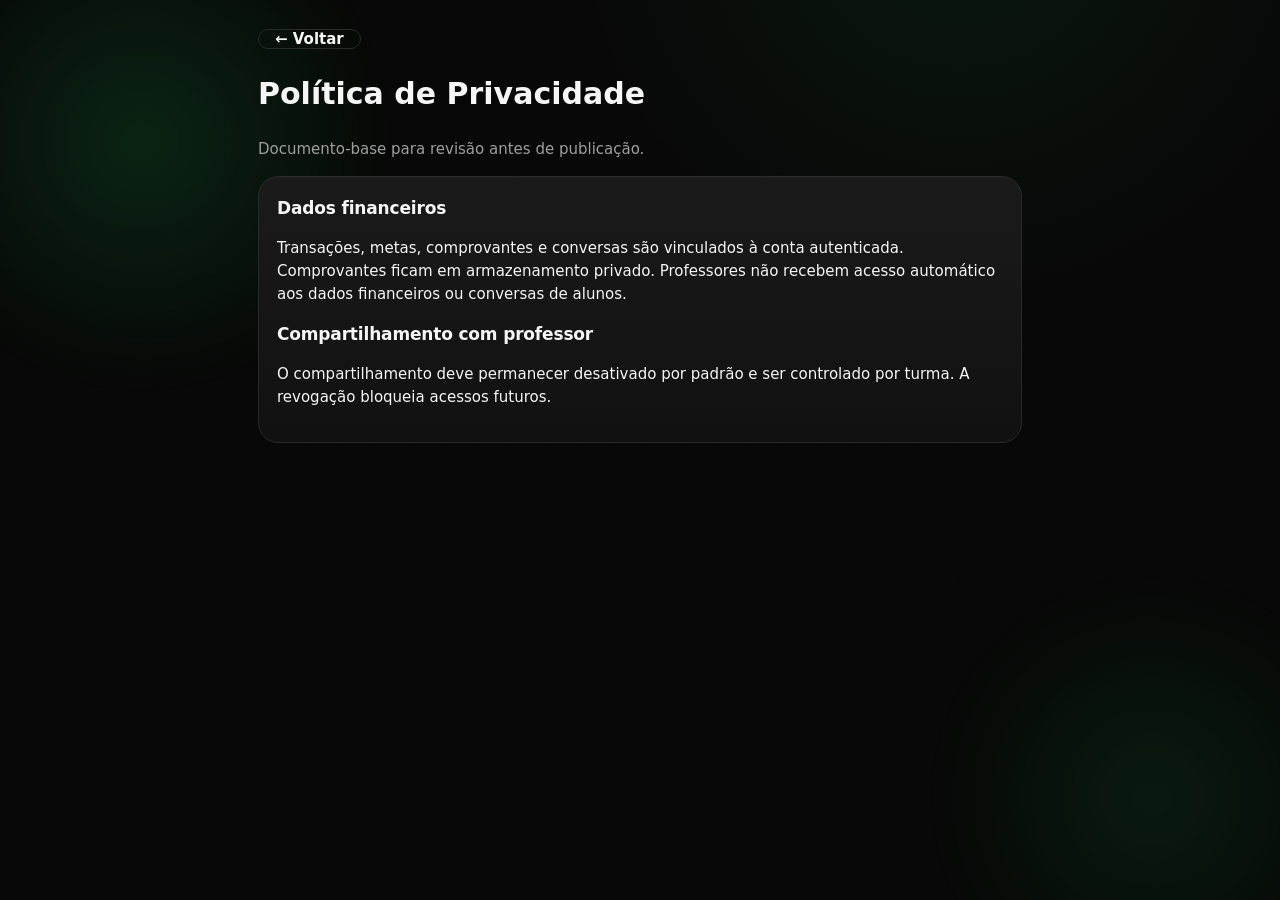
<file: privacy.html>
<!doctype html><html lang="pt-BR"><head><meta charset="utf-8"><meta name="viewport" content="width=device-width,initial-scale=1"><title>Privacidade — FinTrack</title><link rel="stylesheet" href="app.css"><link rel="stylesheet" href="mobile-services.css?v=6"></head><body><div class="ambient-grid" aria-hidden="true"></div><main class="content" style="max-width:820px"><a href="login.html" class="btn ghost">← Voltar</a><h1>Política de Privacidade</h1><p class="muted">Documento-base para revisão antes de publicação.</p><div class="card"><h2>Dados financeiros</h2><p>Transações, metas, comprovantes e conversas são vinculados à conta autenticada. Comprovantes ficam em armazenamento privado. Professores não recebem acesso automático aos dados financeiros ou conversas de alunos.</p><h2>Compartilhamento com professor</h2><p>O compartilhamento deve permanecer desativado por padrão e ser controlado por turma. A revogação bloqueia acessos futuros.</p></div></main></body></html>
</file>
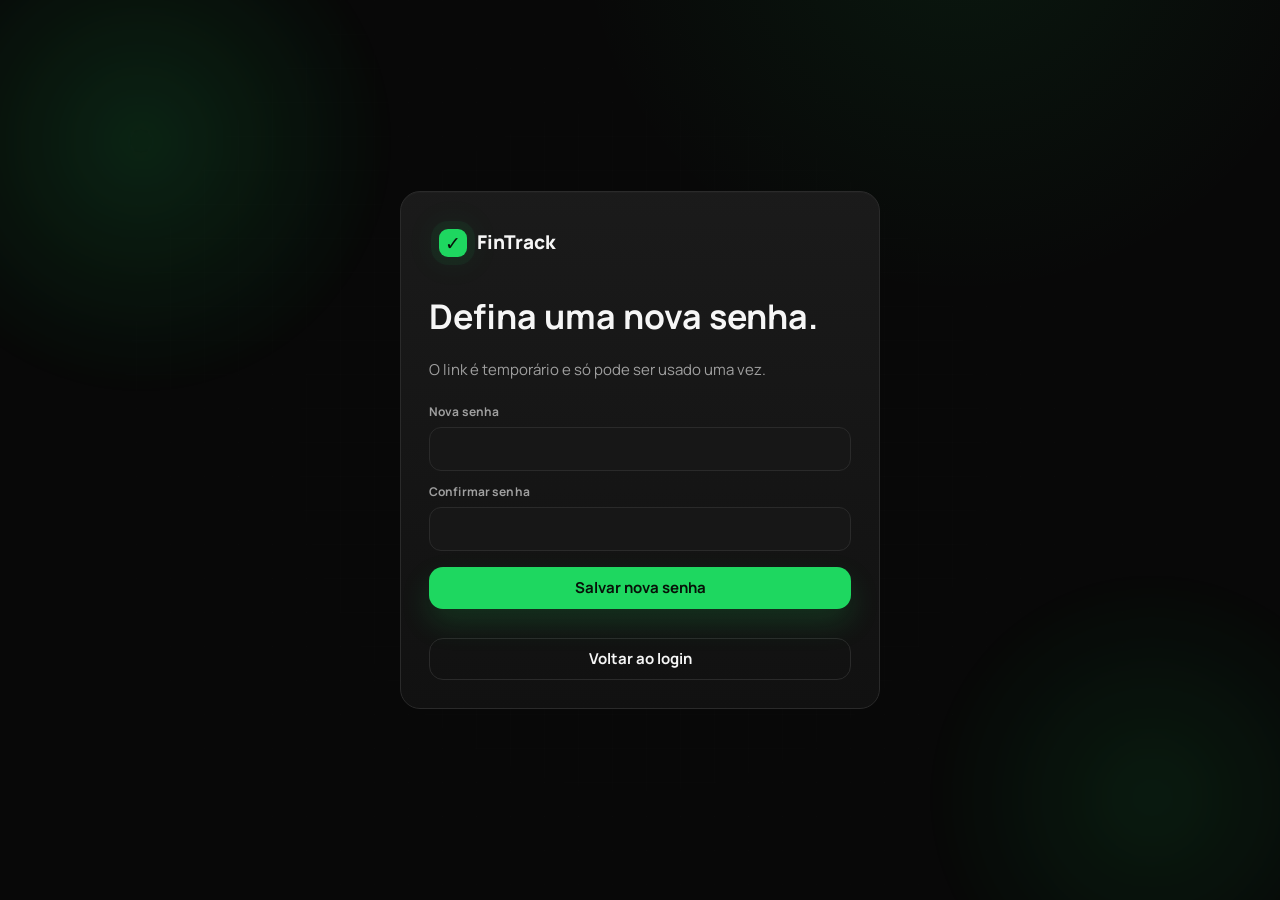
<file: reset.html>
<!doctype html><html lang="pt-BR"><head><meta charset="utf-8"><meta name="viewport" content="width=device-width,initial-scale=1"><title>Nova senha — FinTrack</title><link href="https://fonts.googleapis.com/css2?family=Manrope:wght@400;600;700;800&display=swap" rel="stylesheet"><link rel="stylesheet" href="app.css"><link rel="stylesheet" href="mobile-services.css?v=6"></head><body><div class="ambient-grid" aria-hidden="true"></div><main class="authpage"><section class="card" style="width:min(480px,100%);padding:28px"><div class="brand"><span class="brandmark">✓</span>FinTrack</div><h1 style="font-size:34px;margin:8px 0">Defina uma nova senha.</h1><p class="muted">O link é temporário e só pode ser usado uma vez.</p><form id="f" style="margin-top:22px"><div class="field"><label>Nova senha</label><input id="p1" type="password" minlength="8" required></div><div class="field" style="margin-top:12px"><label>Confirmar senha</label><input id="p2" type="password" required></div><button class="btn primary" style="width:100%;margin-top:16px">Salvar nova senha</button><div id="s" class="status"></div></form><a class="btn ghost" href="login.html" style="width:100%;display:flex;align-items:center;justify-content:center">Voltar ao login</a></section></main><script>
const qs=new URLSearchParams(location.search),token=qs.get('token'),localMode=false,email=(qs.get('email')||'').trim().toLowerCase(),s=document.getElementById('s'),p1=document.getElementById('p1'),p2=document.getElementById('p2');
const ACCOUNTS_KEY='fintrack_local_accounts_v1';
document.querySelector('.muted').textContent=localMode?'Nesta versão do GitHub Pages, a senha é atualizada somente neste navegador.':'O link é temporário e só pode ser usado uma vez.';
document.getElementById('f').onsubmit=async e=>{
  e.preventDefault();
  if(p1.value!==p2.value){s.textContent='As senhas não coincidem.';return}
  if(p1.value.length<8){s.textContent='Use uma senha com pelo menos 8 caracteres.';return}
  if(!token){s.textContent='Link inválido.';return}
  try{
    const r=await fetch('/api/auth/reset',{method:'POST',headers:{'Content-Type':'application/json'},body:JSON.stringify({token,password:p1.value})});
    let j={};try{j=await r.json()}catch{}
    if(!r.ok){s.textContent=j.detail||'Não foi possível redefinir.';return}
    s.style.color='var(--green)';s.textContent='Senha atualizada. Você já pode entrar.'
  }catch{
    s.textContent='Não foi possível acessar o servidor. Tente novamente mais tarde.'
  }
}
</script></body></html>
</file>
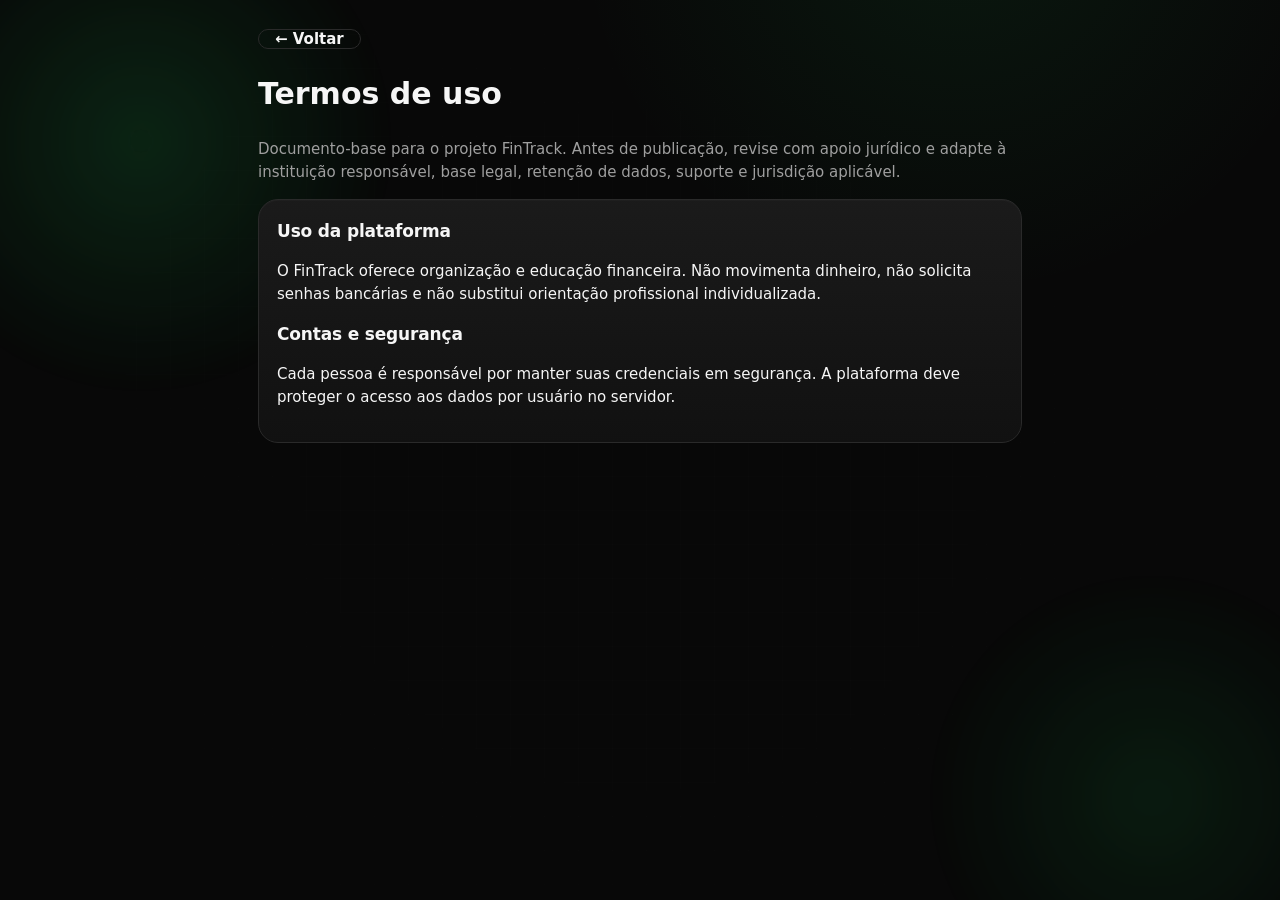
<file: terms.html>
<!doctype html><html lang="pt-BR"><head><meta charset="utf-8"><meta name="viewport" content="width=device-width,initial-scale=1"><title>Termos — FinTrack</title><link rel="stylesheet" href="app.css"><link rel="stylesheet" href="mobile-services.css?v=6"></head><body><div class="ambient-grid" aria-hidden="true"></div><main class="content" style="max-width:820px"><a href="login.html" class="btn ghost">← Voltar</a><h1>Termos de uso</h1><p class="muted">Documento-base para o projeto FinTrack. Antes de publicação, revise com apoio jurídico e adapte à instituição responsável, base legal, retenção de dados, suporte e jurisdição aplicável.</p><div class="card"><h2>Uso da plataforma</h2><p>O FinTrack oferece organização e educação financeira. Não movimenta dinheiro, não solicita senhas bancárias e não substitui orientação profissional individualizada.</p><h2>Contas e segurança</h2><p>Cada pessoa é responsável por manter suas credenciais em segurança. A plataforma deve proteger o acesso aos dados por usuário no servidor.</p></div></main></body></html>
</file>
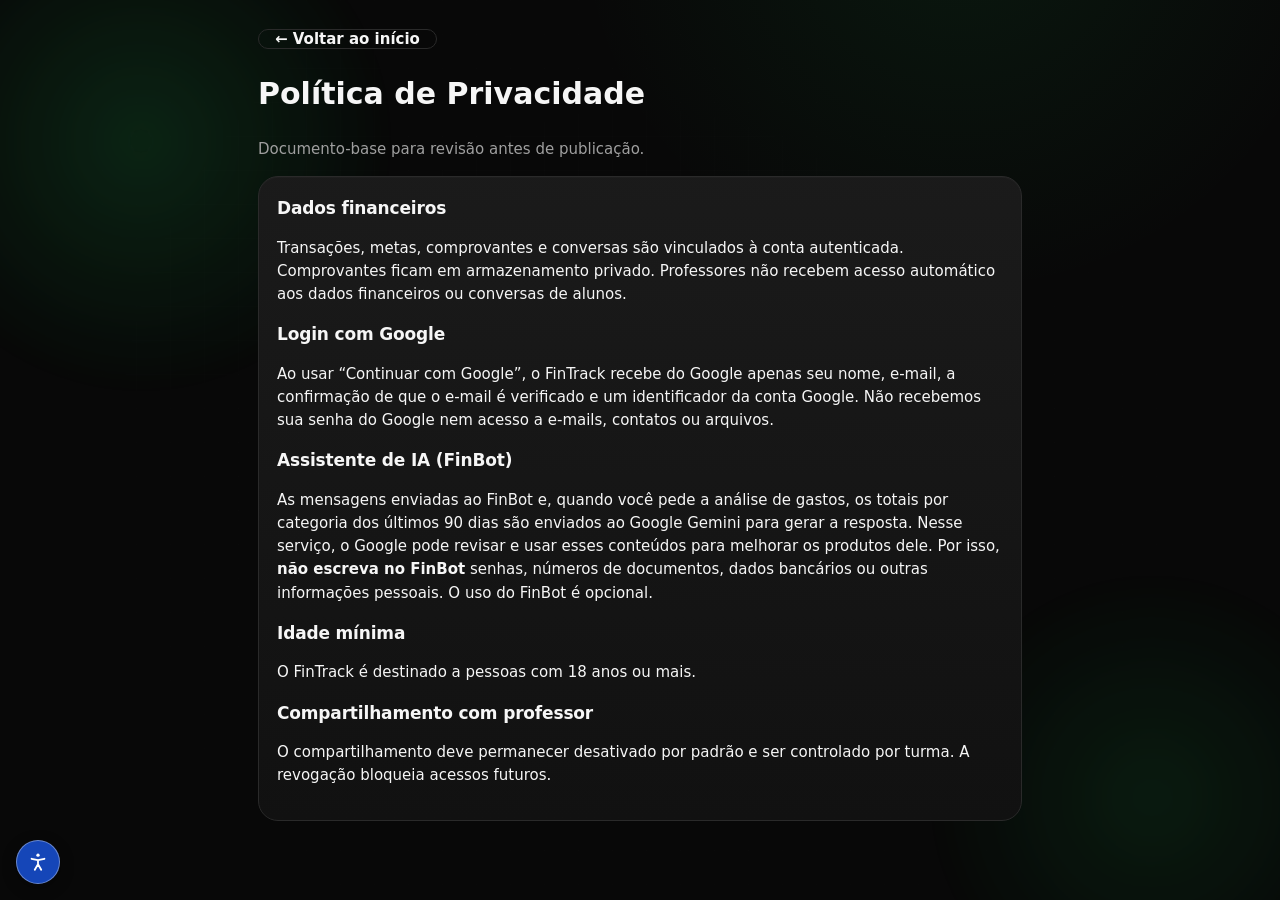
<file: static/privacy.html>
<!doctype html><html lang="pt-BR"><head><meta charset="utf-8"><meta name="viewport" content="width=device-width,initial-scale=1"><title>Privacidade — FinTrack</title><link rel="stylesheet" href="app.css"><link rel="stylesheet" href="mobile-services.css?v=14"><link rel="stylesheet" href="a11y.css?v=5"><script src="a11y.js?v=4"></script></head><body><div class="ambient-grid" aria-hidden="true"></div><main class="content" style="max-width:820px"><a href="/" class="btn ghost">← Voltar ao início</a><h1>Política de Privacidade</h1><p class="muted">Documento-base para revisão antes de publicação.</p><div class="card"><h2>Dados financeiros</h2><p>Transações, metas, comprovantes e conversas são vinculados à conta autenticada. Comprovantes ficam em armazenamento privado. Professores não recebem acesso automático aos dados financeiros ou conversas de alunos.</p><h2>Login com Google</h2><p>Ao usar “Continuar com Google”, o FinTrack recebe do Google apenas seu nome, e-mail, a confirmação de que o e-mail é verificado e um identificador da conta Google. Não recebemos sua senha do Google nem acesso a e-mails, contatos ou arquivos.</p><h2>Assistente de IA (FinBot)</h2><p>As mensagens enviadas ao FinBot e, quando você pede a análise de gastos, os totais por categoria dos últimos 90 dias são enviados ao Google Gemini para gerar a resposta. Nesse serviço, o Google pode revisar e usar esses conteúdos para melhorar os produtos dele. Por isso, <strong>não escreva no FinBot</strong> senhas, números de documentos, dados bancários ou outras informações pessoais. O uso do FinBot é opcional.</p><h2>Idade mínima</h2><p>O FinTrack é destinado a pessoas com 18 anos ou mais.</p><h2>Compartilhamento com professor</h2><p>O compartilhamento deve permanecer desativado por padrão e ser controlado por turma. A revogação bloqueia acessos futuros.</p></div></main></body></html>
</file>
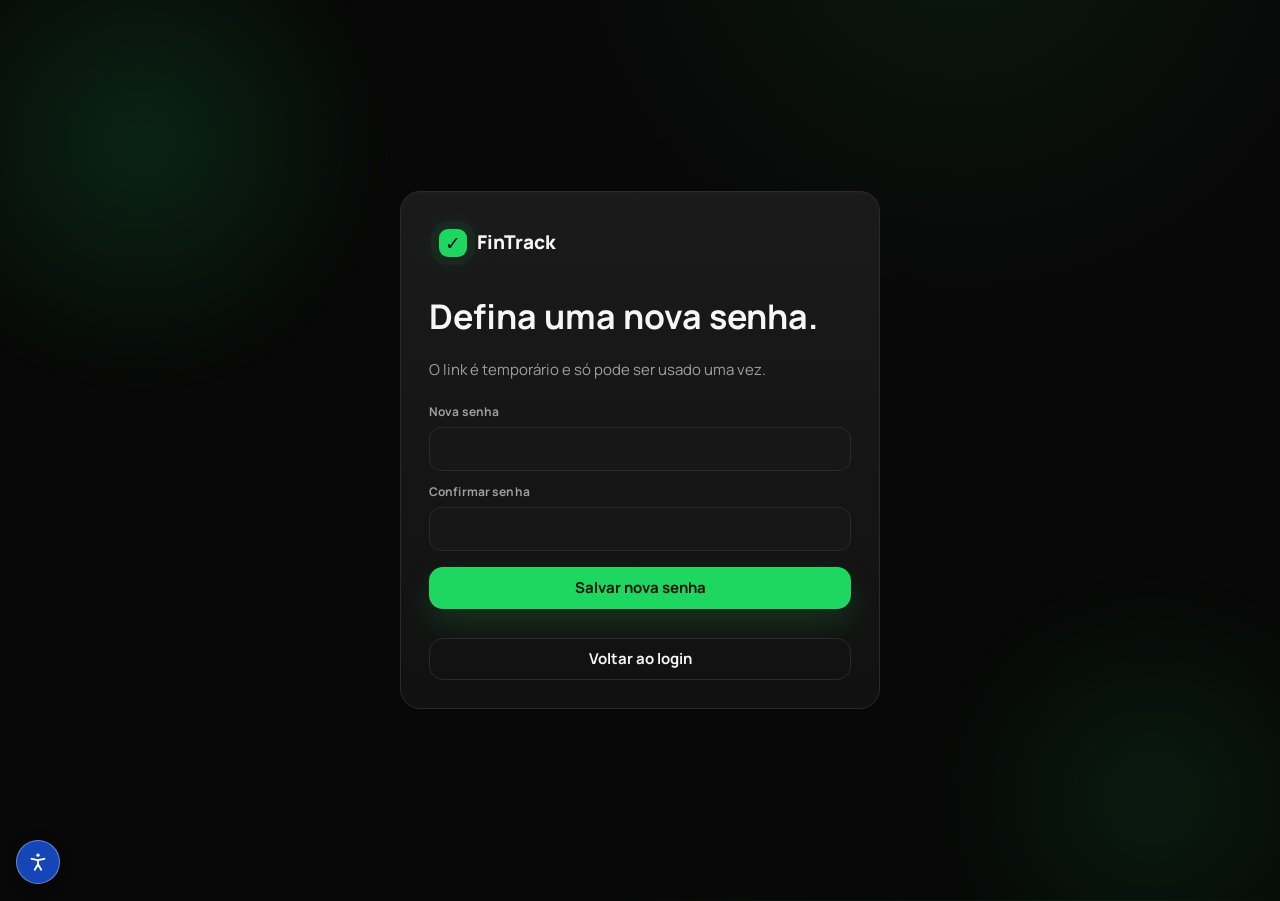
<file: static/reset.html>
<!doctype html><html lang="pt-BR"><head><meta charset="utf-8"><meta name="viewport" content="width=device-width,initial-scale=1"><title>Nova senha — FinTrack</title><link href="https://fonts.googleapis.com/css2?family=Manrope:wght@400;600;700;800&display=swap" rel="stylesheet"><link rel="stylesheet" href="app.css"><link rel="stylesheet" href="mobile-services.css?v=14"><link rel="stylesheet" href="a11y.css?v=5"><script src="a11y.js?v=4"></script></head><body><div class="ambient-grid" aria-hidden="true"></div><main class="authpage"><section class="card" style="width:min(480px,100%);padding:28px"><div class="brand"><span class="brandmark">✓</span>FinTrack</div><h1 style="font-size:34px;margin:8px 0">Defina uma nova senha.</h1><p class="muted">O link é temporário e só pode ser usado uma vez.</p><form id="f" style="margin-top:22px"><div class="field"><label for="p1">Nova senha</label><input id="p1" type="password" minlength="8" required></div><div class="field" style="margin-top:12px"><label for="p2">Confirmar senha</label><input id="p2" type="password" required></div><button class="btn primary" style="width:100%;margin-top:16px">Salvar nova senha</button><div id="s" class="status"></div></form><a class="btn ghost" href="login.html" style="width:100%;display:flex;align-items:center;justify-content:center">Voltar ao login</a></section></main><script>
const qs=new URLSearchParams(location.search),hs=new URLSearchParams(location.hash.slice(1)),token=qs.get('token'),accessToken=hs.get('type')==='recovery'?hs.get('access_token'):null,s=document.getElementById('s'),p1=document.getElementById('p1'),p2=document.getElementById('p2');
document.getElementById('f').onsubmit=async e=>{
  e.preventDefault();
  if(p1.value!==p2.value){s.textContent='As senhas não coincidem.';return}
  if(p1.value.length<8||!/[A-Za-zÀ-ÿ]/.test(p1.value)||!/\d/.test(p1.value)){s.textContent='Use pelo menos 8 caracteres, com pelo menos uma letra e um número.';return}
  if(!token&&!accessToken){s.textContent=hs.get('error_description')?'Este link expirou ou já foi utilizado.':'Link inválido.';return}
  try{
    const r=await fetch('/api/auth/reset',{method:'POST',headers:{'Content-Type':'application/json'},body:JSON.stringify(token?{token,password:p1.value}:{access_token:accessToken,password:p1.value})});
    let j={};try{j=await r.json()}catch{}
    if(!r.ok){s.textContent=j.detail||'Não foi possível redefinir.';return}
    s.style.color='var(--green)';s.textContent='Senha atualizada. Por segurança, as outras sessões foram encerradas. Você já pode entrar.'
  }catch{
    s.textContent='Não foi possível acessar o servidor. Tente novamente mais tarde.'
  }
}
if(location.hash)history.replaceState(null,'',location.pathname+location.search);
</script></body></html>
</file>
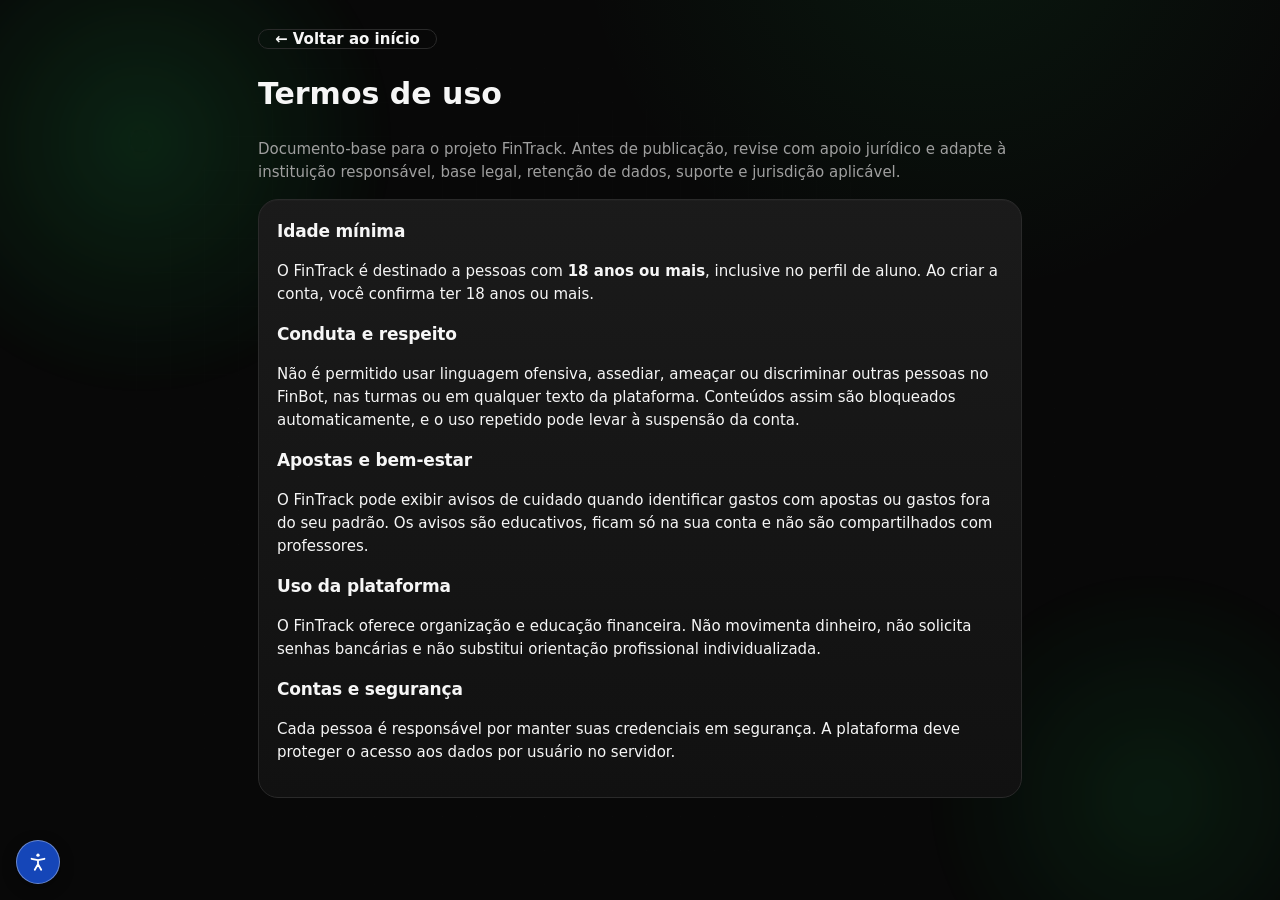
<file: static/terms.html>
<!doctype html><html lang="pt-BR"><head><meta charset="utf-8"><meta name="viewport" content="width=device-width,initial-scale=1"><title>Termos — FinTrack</title><link rel="stylesheet" href="app.css"><link rel="stylesheet" href="mobile-services.css?v=14"><link rel="stylesheet" href="a11y.css?v=5"><script src="a11y.js?v=4"></script></head><body><div class="ambient-grid" aria-hidden="true"></div><main class="content" style="max-width:820px"><a href="/" class="btn ghost">← Voltar ao início</a><h1>Termos de uso</h1><p class="muted">Documento-base para o projeto FinTrack. Antes de publicação, revise com apoio jurídico e adapte à instituição responsável, base legal, retenção de dados, suporte e jurisdição aplicável.</p><div class="card"><h2>Idade mínima</h2><p>O FinTrack é destinado a pessoas com <strong>18 anos ou mais</strong>, inclusive no perfil de aluno. Ao criar a conta, você confirma ter 18 anos ou mais.</p><h2>Conduta e respeito</h2><p>Não é permitido usar linguagem ofensiva, assediar, ameaçar ou discriminar outras pessoas no FinBot, nas turmas ou em qualquer texto da plataforma. Conteúdos assim são bloqueados automaticamente, e o uso repetido pode levar à suspensão da conta.</p><h2>Apostas e bem-estar</h2><p>O FinTrack pode exibir avisos de cuidado quando identificar gastos com apostas ou gastos fora do seu padrão. Os avisos são educativos, ficam só na sua conta e não são compartilhados com professores.</p><h2>Uso da plataforma</h2><p>O FinTrack oferece organização e educação financeira. Não movimenta dinheiro, não solicita senhas bancárias e não substitui orientação profissional individualizada.</p><h2>Contas e segurança</h2><p>Cada pessoa é responsável por manter suas credenciais em segurança. A plataforma deve proteger o acesso aos dados por usuário no servidor.</p></div></main></body></html>
</file>
<file: mobile-services.css>
/* Keep controls reachable with touch, keyboard and device safe areas. */
html{-webkit-text-size-adjust:100%}
.mobile-nav-toggle,.nav-scrim{display:none}
.topbar>div:first-child{display:flex;align-items:center;gap:10px}
.main,.shell{min-width:0}
@media(max-width:820px){
 .side{position:fixed;inset:0 auto 0 0;height:100dvh;width:min(280px,85vw);display:block;transform:translateX(-105%);transition:transform .2s ease;z-index:40;border-top:0;border-right:1px solid var(--line);background:var(--bg)}
 .side.open{transform:none}.side .brand{display:flex}.side .side-bottom{display:block;position:static;margin-top:20px}.side .nav{display:flex;flex-direction:column;gap:6px}.side .nav button{flex-direction:row;justify-content:flex-start;min-height:46px;font-size:13px;padding:10px 14px}.side .nav svg{flex-shrink:0}
 .mobile-nav-toggle{display:grid;place-items:center;border:1px solid var(--line);background:var(--panel);color:var(--text);border-radius:10px;font-size:23px}
 .nav-scrim.open{display:block;position:fixed;inset:0;border:0;background:#0009;z-index:35}
 .pagehead{flex-wrap:wrap}.toolbar{flex-wrap:wrap}.pagehead h1{overflow-wrap:anywhere}.table td{word-break:break-word}.formgrid{min-width:0}.topbar #scanBtn{display:none}.content{padding:20px 14px 90px}.three,.two{grid-template-columns:minmax(0,1fr)}
}
button,a,[role=button]{touch-action:manipulation}
button,[role=button]{-webkit-user-select:none;user-select:none}
.market-panel{margin-top:16px}.market-grid{display:grid;grid-template-columns:repeat(4,minmax(0,1fr));gap:18px;margin:20px 0}
.market-grid article{display:flex;flex-direction:column;gap:8px;min-width:0}.market-grid strong{font-size:25px;font-variant-numeric:tabular-nums}.market-grid small{color:var(--muted);overflow-wrap:anywhere}.market-grid .market-stale{color:var(--red)}
.reminder-options{display:flex;flex-wrap:wrap;gap:18px;margin:20px 0}.reminder-options label{display:flex;align-items:center;gap:10px;min-height:44px}.reminder-options input{width:20px;height:20px;accent-color:var(--green)}
#reminderForm .field{max-width:480px;margin-bottom:18px}#reminderForm small{line-height:1.6}
.reminder-item{margin-top:14px;display:flex;align-items:center;justify-content:space-between;gap:20px;border-left:3px solid var(--green)}.reminder-item.is-read{border-left-color:var(--line)}.reminder-item p{overflow-wrap:anywhere}.reminder-item small{color:var(--muted)}.reminder-item h2{margin:10px 0}.reminder-pagination{display:flex;justify-content:space-between;align-items:center;margin-top:20px}
.dialog,.side,.messages{overscroll-behavior:contain}
@media(pointer:coarse){input:not([type=checkbox]):not([type=radio]),textarea,select,.pagehead .field input{font-size:16px!important}.btn,.mobile-nav-toggle,.chart-picker button{min-height:44px;min-width:44px}button:active{filter:brightness(.9)}}
@media(max-width:820px){.topbar{height:auto;min-height:67px;padding:calc(10px + env(safe-area-inset-top,0px)) max(12px,env(safe-area-inset-right,0px)) 10px max(12px,env(safe-area-inset-left,0px));flex-wrap:wrap;gap:10px}.top-actions{flex-wrap:wrap;gap:7px}.top-actions .btn{min-height:44px;font-size:11px}.mobile-nav-toggle{min-height:44px;min-width:44px}.side{padding-top:calc(20px + env(safe-area-inset-top,0px));padding-bottom:calc(20px + env(safe-area-inset-bottom,0px));overflow-y:auto}.content{padding-bottom:calc(85px + env(safe-area-inset-bottom,0px))}.dialog{max-height:calc(100dvh - 28px - env(safe-area-inset-top,0px) - env(safe-area-inset-bottom,0px));overflow-y:auto}.market-grid{grid-template-columns:1fr 1fr}.reminder-item{align-items:flex-start;flex-direction:column}.pagehead .field input{font-size:16px}.reminder-options{flex-direction:column}.card,.main,.content,.field{min-width:0}.toast{max-width:calc(100vw - 36px)}.table td{overflow-wrap:anywhere}.table td>*{min-width:0}}
@media(max-width:380px){.topbar>div:first-child{width:100%}.top-actions{width:100%;justify-content:space-between}.market-grid{gap:12px}.market-grid strong{font-size:22px}}

@media(max-width:820px){input:not([type=checkbox]):not([type=radio]),select,textarea{font-size:16px!important}}
</file>
<file: static/mobile-services.css>
/* Keep controls reachable with touch, keyboard and device safe areas. */
html{-webkit-text-size-adjust:100%}
.mobile-nav-toggle,.nav-scrim{display:none}
.topbar>div:first-child{display:flex;align-items:center;gap:10px}
.main,.shell{min-width:0}
@media(max-width:820px){
 .side{position:fixed;inset:0 auto 0 0;height:100dvh;width:min(280px,85vw);display:block;transform:translateX(-105%);transition:transform .2s ease;z-index:40;border-top:0;border-right:1px solid var(--line);background:var(--bg)}
 .side.open{transform:none}.side .brand{display:flex}.side .side-bottom{display:block;position:static;margin-top:20px}.side .nav{display:flex;flex-direction:column;gap:6px}.side .nav button{flex-direction:row;justify-content:flex-start;min-height:46px;font-size:13px;padding:10px 14px}.side .nav svg{flex-shrink:0}
 .mobile-nav-toggle{display:grid;place-items:center;border:1px solid var(--line);background:var(--panel);color:var(--text);border-radius:10px;font-size:23px}
 .nav-scrim.open{display:block;position:fixed;inset:0;border:0;background:#0009;z-index:35}
 .pagehead{flex-wrap:wrap}.toolbar{flex-wrap:wrap}.pagehead h1{overflow-wrap:anywhere}.table td{word-break:break-word}.formgrid{min-width:0}.topbar #scanBtn{display:none}.content{padding:20px 14px 90px}.three,.two{grid-template-columns:minmax(0,1fr)}
}
button,a,[role=button]{touch-action:manipulation}
button,[role=button]{-webkit-user-select:none;user-select:none}
.market-panel{margin-top:16px}.market-grid{display:grid;grid-template-columns:repeat(4,minmax(0,1fr));gap:18px;margin:20px 0}
.market-grid article{display:flex;flex-direction:column;gap:8px;min-width:0}.market-grid strong{font-size:25px;font-variant-numeric:tabular-nums}.market-grid small{color:var(--muted);overflow-wrap:anywhere}.market-grid .market-stale{color:var(--red)}
.reminder-options{display:flex;flex-wrap:wrap;gap:18px;margin:20px 0}.reminder-options label{display:flex;align-items:center;gap:10px;min-height:44px}.reminder-options input{width:20px;height:20px;accent-color:var(--green)}
#reminderForm .field{max-width:480px;margin-bottom:18px}#reminderForm small{line-height:1.6}
.reminder-item{margin-top:14px;display:flex;align-items:center;justify-content:space-between;gap:20px;border-left:3px solid var(--green)}.reminder-item.is-read{border-left-color:var(--line)}.reminder-item p{overflow-wrap:anywhere}.reminder-item small{color:var(--muted)}.reminder-item h2{margin:10px 0}.reminder-pagination{display:flex;justify-content:space-between;align-items:center;margin-top:20px}
.dialog,.side,.messages{overscroll-behavior:contain}
@media(pointer:coarse){input:not([type=checkbox]):not([type=radio]),textarea,select,.pagehead .field input{font-size:16px!important}.btn,.mobile-nav-toggle,.chart-picker button{min-height:44px;min-width:44px}button:active{filter:brightness(.9)}}
@media(max-width:820px){.topbar{height:auto;min-height:67px;padding:calc(10px + env(safe-area-inset-top,0px)) max(12px,env(safe-area-inset-right,0px)) 10px max(12px,env(safe-area-inset-left,0px));flex-wrap:wrap;gap:10px}.top-actions{flex-wrap:wrap;gap:7px}.top-actions .btn{min-height:44px;font-size:11px}.mobile-nav-toggle{min-height:44px;min-width:44px}.side{padding-top:calc(20px + env(safe-area-inset-top,0px));padding-bottom:calc(20px + env(safe-area-inset-bottom,0px));overflow-y:auto}.content{padding-bottom:calc(85px + env(safe-area-inset-bottom,0px))}.dialog{max-height:calc(100dvh - 28px - env(safe-area-inset-top,0px) - env(safe-area-inset-bottom,0px));overflow-y:auto}.market-grid{grid-template-columns:1fr 1fr}.reminder-item{align-items:flex-start;flex-direction:column}.pagehead .field input{font-size:16px}.reminder-options{flex-direction:column}.card,.main,.content,.field{min-width:0}.toast{max-width:calc(100vw - 36px)}.table td{overflow-wrap:anywhere}.table td>*{min-width:0}}
@media(max-width:380px){.topbar>div:first-child{width:100%}.top-actions{width:100%;justify-content:space-between}.market-grid{gap:12px}.market-grid strong{font-size:22px}}

@media(max-width:820px){input:not([type=checkbox]):not([type=radio]),select,textarea{font-size:16px!important}}

/* Keep the floating assistant clear of the required video controls. */
body.intro-active #mascot { display: none !important; }

/* FinTrack 0.6 — estados de metas, atividades e saldos */
.badge.good{border-color:rgba(30,215,96,.6);background:rgba(30,215,96,.12)}
.badge.bad{border-color:rgba(255,116,116,.55);color:#ff9a9a;background:rgba(255,116,116,.1)}
[data-theme="light"] .badge.bad{color:#b42318}
.goal-explain strong{display:block;font-size:20px;margin:4px 0}
.goal-explain small{display:block;line-height:1.4}
.goal-explain .grid{gap:14px}
.market-status{display:inline-block;font-size:11px;font-weight:800;border-radius:99px;padding:2px 8px;margin-top:4px;width:max-content}
.market-status.ok{color:var(--green);border:1px solid rgba(30,215,96,.45)}
.market-status.old{color:#ffd166;border:1px solid rgba(255,209,102,.5)}
.market-status.off{color:#ff9a9a;border:1px solid rgba(255,116,116,.5)}
.demo-tag{display:inline-block;font-size:11px;font-weight:800;letter-spacing:.02em;padding:3px 9px;border-radius:99px;background:rgba(255,209,102,.14);color:#ffd166;border:1px solid rgba(255,209,102,.4)}
button:disabled,.btn:disabled,.switch:disabled{opacity:.55;cursor:not-allowed}
:focus-visible{outline:2px solid var(--green,#1DB954);outline-offset:2px}
.chat-main,.chat-head{min-width:0;max-width:100%}.chat-head>div{min-width:0}.ai-status{white-space:normal;max-width:100%}.ai-status span{overflow-wrap:anywhere}
.chat-main{grid-template-columns:minmax(0,1fr)}.composer{grid-template-columns:minmax(0,1fr) auto}
@media(max-width:820px){.chat{grid-template-columns:minmax(0,1fr)!important}.chat-side{display:block!important;max-height:220px;overflow-y:auto;border-right:0!important;border-bottom:1px solid var(--line)}}
/* Login com Google e verificação de e-mail */
.google-box{margin-bottom:18px}
.google-btn{width:100%;display:flex;align-items:center;justify-content:center;gap:10px;background:#fff;color:#1f1f1f;border:1px solid #dadce0;font-weight:700;min-height:46px;text-decoration:none}
.google-btn:hover{background:#f6f7f8}
.google-btn.disabled{background:#2a2a2a;color:#a0a0a0;border-color:#3a3a3a;cursor:not-allowed;filter:grayscale(1)}
.google-note:empty{display:none}.google-note{font-size:12px;margin:8px 0 0}
.auth-divider{display:flex;align-items:center;gap:10px;margin:16px 0 4px;color:var(--muted);font-size:12px}
.auth-divider::before,.auth-divider::after{content:"";flex:1;height:1px;background:var(--line)}
.code-input{font-size:28px!important;letter-spacing:.4em;text-align:center;font-variant-numeric:tabular-nums;font-weight:800}
.authform{min-width:0}.authform .tabs{max-width:100%}
@media(max-width:820px){.authbox{grid-template-columns:minmax(0,1fr)!important}}
.authform input{min-width:0;max-width:100%}.authform .field>div{min-width:0}
/* O contêiner do FinBot ocupa uma área grande e invisível: só o botão redondo e o painel aberto recebem cliques. */
.mascot{pointer-events:none}.mascot-toggle,.mascot.open .mascot-panel{pointer-events:auto}.mascot-tip{pointer-events:none}
/* Espaço no fim da aula para nenhuma atividade ficar sob o botão do FinBot. */
#lessonView{padding-bottom:96px}
</file>
<file: static/a11y.css>
/* FinTrack · Painel de acessibilidade (visão, daltonismo, audição, leitura). Classes aplicadas em <html>. */
:root{--chart-in:#1ed760;--chart-out:#ff8585;--a11y-focus:#ffd400}

/* ---------- botão e painel ---------- */
.a11y-fab{position:fixed;left:16px;bottom:16px;z-index:9998;display:grid;place-items:center;width:44px;height:44px;padding:0;border-radius:50%;border:1px solid rgba(255,255,255,.35);background:#1546b8;color:#fff;box-shadow:0 4px 14px rgba(0,0,0,.35);cursor:pointer;transition:background .15s,border-color .15s,transform .15s}
.a11y-fab svg{display:block}
.a11y-fab:hover,.a11y-fab[aria-expanded="true"]{background:#1d57d6;border-color:rgba(255,255,255,.6);transform:translateY(-1px)}
.a11y-fab:focus-visible{outline:4px solid var(--a11y-focus);outline-offset:3px}
@media(max-width:820px){.a11y-fab{bottom:84px;left:10px}}
.a11y-panel{position:fixed;left:16px;bottom:72px;z-index:9999;width:min(420px,calc(100vw - 32px));max-height:min(80vh,680px);overflow:auto;background:#0f1115;color:#f4f4f4;border:2px solid #3a4258;border-radius:20px;box-shadow:0 18px 50px rgba(0,0,0,.6);padding:16px;font:16px/1.4 system-ui,-apple-system,"Segoe UI",Roboto,sans-serif;display:none}
.a11y-panel.open{display:block}
@media(max-width:820px){.a11y-panel{left:8px;right:8px;width:auto;bottom:140px;max-height:68vh}}
.a11y-panel h2{font-size:20px;margin:0}
.a11y-note{font-size:13px;color:#b9c0d0;margin:6px 0 10px}
.a11y-head{display:flex;justify-content:space-between;align-items:center;gap:10px;margin-bottom:12px}
.a11y-close{min-width:44px;height:44px;border-radius:12px;border:1px solid #3a4258;background:#1a1f2b;color:#fff;font-size:20px;cursor:pointer}
.a11y-tabs{display:grid;grid-template-columns:repeat(5,1fr);gap:6px;margin-bottom:12px}
.a11y-tabs button{display:flex;flex-direction:column;align-items:center;gap:4px;min-height:62px;padding:6px 2px;border-radius:12px;border:2px solid #2a3145;background:#161a24;color:#dfe5f5;font-size:12px;font-weight:700;cursor:pointer}
.a11y-tabs button span{font-size:22px}
.a11y-tabs button[aria-selected=true]{background:#1546b8;border-color:#8fb0ff;color:#fff}
.a11y-profiles{display:grid;grid-template-columns:1fr 1fr;gap:10px}
.a11y-profile{display:flex;flex-direction:column;align-items:center;justify-content:center;gap:6px;min-height:92px;padding:10px;border-radius:16px;border:2px solid #2a3145;background:#161a24;color:#fff;font-size:15px;font-weight:700;cursor:pointer;text-align:center}
.a11y-profile span{font-size:30px}
.a11y-profile[aria-pressed=true]{background:#123b8f;border-color:#8fb0ff;box-shadow:inset 0 0 0 2px #8fb0ff}
.a11y-profile[aria-pressed=true]::after{content:"✓ Ligado";font-size:12px;color:#cfe0ff}
.a11y-row{display:flex;align-items:center;gap:12px;min-height:56px;padding:6px 4px;border-top:1px solid #22283a}
.a11y-ico{width:30px;font-size:22px;text-align:center}
.a11y-row label{flex:1;cursor:pointer;font-weight:600}
.a11y-row input[type=checkbox]{width:28px;height:28px;accent-color:#5b8cff;cursor:pointer}
.a11y-row select{min-height:44px;background:#1a1f2b;color:#fff;border:1px solid #3a4258;border-radius:10px;padding:0 8px;font-size:15px}
.a11y-btns{display:flex;flex-wrap:wrap;gap:8px;margin-bottom:6px}
.a11y-btns button,.a11y-foot button{min-height:48px;padding:0 16px;border-radius:12px;border:1px solid #3a4258;background:#1a1f2b;color:#fff;font-size:15px;font-weight:700;cursor:pointer}
.a11y-btns button.primary{background:#1546b8;border-color:#1546b8;flex:1}
.a11y-foot{display:flex;justify-content:space-between;align-items:center;gap:10px;margin-top:14px;padding-top:12px;border-top:1px solid #22283a}
.a11y-foot .a11y-note{margin:0}
.a11y-panel button:focus-visible,.a11y-panel input:focus-visible,.a11y-panel select:focus-visible{outline:3px solid var(--a11y-focus);outline-offset:2px}

/* ---------- visão ---------- */
html.a11y-zoom-115 body{zoom:1.15}html.a11y-zoom-130 body{zoom:1.3}html.a11y-zoom-150 body{zoom:1.5}
html.a11y-contrast{--bg:#000!important;--panel:#000!important;--panel2:#111!important;--text:#fff!important;--muted:#f1f1f1!important;--line:#fff!important;--green:#ffe600!important;--chart-in:#ffe600;--chart-out:#5cd2ff}
html.a11y-contrast body,html.a11y-contrast .card,html.a11y-contrast .side,html.a11y-contrast .dialog,html.a11y-contrast .authbox,html.a11y-contrast .authart{background:#000!important;color:#fff!important}
html.a11y-contrast .card,html.a11y-contrast .btn,html.a11y-contrast input,html.a11y-contrast select,html.a11y-contrast textarea{border-color:#fff!important}
html.a11y-contrast .btn.primary{background:#ffe600!important;color:#000!important}
html.a11y-contrast img:not(.owl):not(.owlbig){filter:contrast(1.15)}
html.a11y-readable-font body,html.a11y-readable-font button,html.a11y-readable-font input,html.a11y-readable-font select,html.a11y-readable-font textarea{font-family:"Atkinson Hyperlegible",Verdana,Tahoma,sans-serif!important}
html.a11y-spacing body *{letter-spacing:.06em!important;word-spacing:.16em!important;line-height:1.75!important}
html.a11y-links a,html.a11y-links button:not(.a11y-fab):not(.a11y-panel button){text-decoration:underline!important;text-underline-offset:3px}
html.a11y-links a{outline:2px dashed var(--a11y-focus);outline-offset:2px}
html.a11y-focus *:focus{outline:4px solid var(--a11y-focus)!important;outline-offset:3px!important;box-shadow:0 0 0 7px #000!important}
html.a11y-cursor,html.a11y-cursor *{cursor:url("data:image/svg+xml,%3Csvg xmlns='http://www.w3.org/2000/svg' width='44' height='44' viewBox='0 0 24 24'%3E%3Cpath d='M3 2l7 19 2.5-7.5L20 11z' fill='%23000' stroke='%23fff' stroke-width='1.6'/%3E%3C/svg%3E") 4 2,auto!important}
html.a11y-motion *,html.a11y-motion *:before,html.a11y-motion *:after{animation:none!important;transition:none!important;scroll-behavior:auto!important}
.a11y-guide{position:fixed;left:0;right:0;height:46px;pointer-events:none;z-index:9997;border-top:3px solid var(--a11y-focus);border-bottom:3px solid var(--a11y-focus);background:rgba(255,212,0,.08);display:none}
html.a11y-guide-on .a11y-guide{display:block}
.a11y-speaking{outline:3px solid #5b8cff!important;background:rgba(91,140,255,.15)!important}

/* ---------- daltonismo ---------- */
/* Paleta segura: azul (entrada) × laranja (saída), distinguível nos três tipos de daltonismo, e sempre com símbolo/texto. */
html.a11y-cvd{--green:#3b8bff!important;--red:#ff9f1c!important;--chart-in:#3b8bff;--chart-out:#ff9f1c}
html.a11y-cvd .value.in,html.a11y-cvd .metric.good strong,html.a11y-cvd .badge.good{color:#5aa0ff!important}
html.a11y-cvd .value.out,html.a11y-cvd .metric.bad strong,html.a11y-cvd .badge.bad,html.a11y-cvd .btn.danger{color:#ffb04d!important}
html.a11y-cvd .value.in:before{content:"▲ ";font-size:.8em}html.a11y-cvd .value.out:before{content:"▼ ";font-size:.8em}
html.a11y-cvd .btn.primary{background:#3b8bff!important;color:#fff!important}
html.a11y-filter-gray body{filter:grayscale(1) contrast(1.1)}
html.a11y-filter-saturate body{filter:saturate(1.7)}
html.a11y-filter-protan body{filter:url(#a11y-protan)}html.a11y-filter-deutan body{filter:url(#a11y-deutan)}html.a11y-filter-tritan body{filter:url(#a11y-tritan)}

/* ---------- audição ---------- */
.a11y-transcript{margin-top:12px;padding:12px;border:1px solid var(--line,#333);border-radius:12px;background:var(--panel2,#141414);font-size:14px}
.a11y-transcript summary{cursor:pointer;font-weight:700}
html.a11y-visual-alerts .toast.show{outline:4px solid var(--a11y-focus);animation:a11yflash .6s 2}
@keyframes a11yflash{50%{box-shadow:0 0 0 12px rgba(255,212,0,.5)}}
.sr-only{position:absolute!important;width:1px;height:1px;overflow:hidden;clip:rect(0 0 0 0);white-space:nowrap}

/* O painel já é grande: não aplica o zoom do texto nele (evita cortar as abas no celular). */
html.a11y-zoom-115 .a11y-panel,html.a11y-zoom-115 .a11y-fab{zoom:calc(1/1.15)}
html.a11y-zoom-130 .a11y-panel,html.a11y-zoom-130 .a11y-fab{zoom:calc(1/1.3)}
html.a11y-zoom-150 .a11y-panel,html.a11y-zoom-150 .a11y-fab{zoom:calc(1/1.5)}
html.a11y-spacing .a11y-panel *{letter-spacing:normal!important;word-spacing:normal!important;line-height:1.35!important}
.a11y-tabs{grid-template-columns:repeat(5,minmax(0,1fr))}
.a11y-tabs button{min-width:0;overflow-wrap:anywhere}
@media(max-width:420px){.a11y-tabs button{font-size:11px;min-height:58px}.a11y-tabs button span{font-size:20px}.a11y-profile{min-height:84px;font-size:14px}}
</file>
<file: app.css>
:root{--bg:#080808;--panel:#111;--panel2:#171717;--line:#2a2a2a;--text:#f6f6f6;--muted:#9f9f9f;--green:#1ed760;--green2:#1db954;--red:#ff7474;--yellow:#ffd166;--shadow:0 24px 70px rgba(0,0,0,.38);--ease:cubic-bezier(.16,1,.3,1)}
:root[data-theme=light]{--bg:#f5f6f3;--panel:#fff;--panel2:#eef0ec;--line:#d7d9d4;--text:#121212;--muted:#666b65;--shadow:0 20px 55px rgba(30,40,30,.09)}
*{box-sizing:border-box}html{scroll-behavior:smooth}body{margin:0;background:radial-gradient(circle at 75% -10%,rgba(30,215,96,.08),transparent 28%),var(--bg);color:var(--text);font:14px/1.5 Manrope,system-ui,sans-serif;min-height:100vh}button,input,select,textarea{font:inherit}button{cursor:pointer}.hidden{display:none!important}
a{color:inherit;text-decoration:none}.btn{border:1px solid var(--line);background:var(--panel2);color:var(--text);min-height:42px;padding:0 16px;border-radius:14px;font-weight:700;transition:.18s ease}.btn:hover{transform:translateY(-1px);border-color:#4b4b4b}.btn.primary{background:var(--green);color:#071108;border-color:transparent}.btn.danger{color:#ff9a9a}.btn.ghost{background:transparent}.btn.small{min-height:34px;padding:0 11px;border-radius:11px;font-size:12px}.btn:disabled{opacity:.5;cursor:not-allowed;transform:none}
.shell{display:grid;grid-template-columns:240px 1fr;min-height:100vh}.side{position:sticky;top:0;height:100vh;padding:22px 16px;border-right:1px solid var(--line);background:rgba(10,10,10,.76);backdrop-filter:blur(18px);z-index:10}.brand{display:flex;align-items:center;gap:10px;font-size:19px;font-weight:800;padding:8px 10px 24px}.brandmark{width:28px;height:28px;border-radius:9px;background:var(--green);display:grid;place-items:center;color:#08120a}.nav{display:grid;gap:5px}.nav button{display:flex;align-items:center;gap:10px;text-align:left;border:0;background:transparent;color:var(--muted);padding:11px 12px;border-radius:13px}.nav button.active,.nav button:hover{background:var(--panel2);color:var(--text)}.nav .dot{width:7px;height:7px;border-radius:50%;background:currentColor;opacity:.6}.side-bottom{position:absolute;left:16px;right:16px;bottom:18px}.userbox{padding:12px;border:1px solid var(--line);border-radius:15px;background:var(--panel);margin-bottom:8px}.userbox b,.userbox small{display:block}.userbox small{color:var(--muted)}
.main{min-width:0}.topbar{height:74px;display:flex;align-items:center;justify-content:space-between;padding:0 28px;border-bottom:1px solid var(--line);position:sticky;top:0;background:color-mix(in srgb,var(--bg) 82%,transparent);backdrop-filter:blur(16px);z-index:8}.top-actions{display:flex;gap:8px}.content{padding:28px;max-width:1440px;margin:auto}.page{display:none;animation:fade .28s var(--ease)}.page.active{display:block}@keyframes fade{from{opacity:0;transform:translateY(6px)}to{opacity:1;transform:none}}
.pagehead{display:flex;align-items:flex-start;justify-content:space-between;gap:18px;margin-bottom:24px}.pagehead h1{font-size:clamp(26px,4vw,42px);line-height:1;margin:0 0 8px;letter-spacing:-.04em}.pagehead p{margin:0;color:var(--muted)}
.grid{display:grid;gap:14px}.metrics{grid-template-columns:repeat(6,1fr)}.card{border:1px solid var(--line);background:linear-gradient(180deg,color-mix(in srgb,var(--panel) 96%,#fff 4%),var(--panel));border-radius:20px;padding:18px;box-shadow:0 1px 0 rgba(255,255,255,.02) inset}.metric span{display:block;color:var(--muted);font-size:12px}.metric strong{display:block;font-size:22px;margin-top:8px;letter-spacing:-.03em}.metric.good strong{color:var(--green)}.metric.bad strong{color:#ff8a8a}
.two{grid-template-columns:1.35fr .65fr}.three{grid-template-columns:repeat(3,1fr)}.card h2,.card h3{margin:0 0 14px;font-size:16px}.muted{color:var(--muted)}.empty{padding:34px 18px;text-align:center;color:var(--muted);border:1px dashed var(--line);border-radius:16px}.empty b{display:block;color:var(--text);font-size:16px;margin-bottom:5px}
.toolbar{display:flex;gap:8px;align-items:end;flex-wrap:wrap;margin-bottom:14px}.field{display:grid;gap:6px}.field label{font-size:11px;color:var(--muted);font-weight:700}.field input,.field select,.field textarea,.input{border:1px solid var(--line);background:var(--panel2);color:var(--text);border-radius:12px;min-height:42px;padding:9px 11px;outline:none}.field textarea{min-height:90px;resize:vertical}.field input:focus,.field select:focus,.field textarea:focus,.input:focus{border-color:var(--green);box-shadow:0 0 0 3px rgba(30,215,96,.08)}
.tabs{display:flex;padding:4px;background:var(--panel2);border:1px solid var(--line);border-radius:13px;gap:4px}.tabs button{border:0;background:transparent;color:var(--muted);border-radius:9px;padding:7px 11px}.tabs button.active{background:var(--text);color:var(--bg)}
.tablewrap{overflow:auto}.table{width:100%;border-collapse:collapse}.table th{font-size:11px;color:var(--muted);text-align:left;padding:11px 10px;border-bottom:1px solid var(--line)}.table td{padding:13px 10px;border-bottom:1px solid var(--line);white-space:nowrap}.value.in{color:var(--green)}.value.out{color:#ff8585}
.goal{display:grid;gap:12px}.goal-top{display:flex;justify-content:space-between;gap:12px}.progress{height:8px;border-radius:99px;background:var(--panel2);overflow:hidden}.progress i{display:block;height:100%;background:var(--green);border-radius:99px;transition:width .55s var(--ease)}.goal-actions{display:flex;gap:7px;flex-wrap:wrap}
.modules{display:grid;grid-template-columns:repeat(2,1fr);gap:14px}.module h3{font-size:20px;margin-bottom:6px}.topics{display:grid;gap:8px;margin-top:14px}.topic{border:1px solid var(--line);border-radius:14px;overflow:hidden}.topic button{width:100%;border:0;background:transparent;color:var(--text);padding:13px 14px;text-align:left;font-weight:700;display:flex;justify-content:space-between}.lesson{padding:0 14px 14px;color:var(--muted)}.lesson p{margin:0 0 12px}.source-note{font-size:11px;color:var(--muted);margin-top:14px}
.chat{display:grid;grid-template-columns:260px 1fr;min-height:620px;border:1px solid var(--line);border-radius:20px;overflow:hidden;background:var(--panel)}.chat-side{border-right:1px solid var(--line);padding:14px}.chat-side .conv{width:100%;text-align:left;border:0;background:transparent;color:var(--muted);padding:10px;border-radius:10px}.chat-side .conv:hover,.chat-side .conv.active{background:var(--panel2);color:var(--text)}.chat-main{display:grid;grid-template-rows:auto 1fr auto;min-width:0}.chat-head{padding:14px 16px;border-bottom:1px solid var(--line);display:flex;align-items:center;gap:10px}.owl{width:42px;height:42px;border-radius:50%;object-fit:cover;border:1px solid rgba(30,215,96,.5);box-shadow:0 0 24px rgba(30,215,96,.12)}.messages{padding:18px;overflow:auto;display:flex;flex-direction:column;gap:11px;max-height:520px}.bubble{max-width:min(680px,85%);padding:11px 13px;border-radius:15px;background:var(--panel2);animation:msg .25s var(--ease);white-space:pre-wrap}.bubble.user{align-self:flex-end;background:var(--green);color:#071108}.bubble.assistant{align-self:flex-start}@keyframes msg{from{opacity:0;transform:translateY(5px)}to{opacity:1;transform:none}}.suggestions{display:flex;flex-wrap:wrap;gap:7px;padding:0 18px 10px}.suggestions button{border:1px solid var(--line);background:transparent;color:var(--muted);border-radius:999px;padding:7px 10px;font-size:11px}.composer{display:grid;grid-template-columns:1fr auto;gap:8px;padding:12px;border-top:1px solid var(--line)}.composer textarea{min-height:46px;max-height:130px}
.classcard{display:grid;gap:10px}.classcode{font:700 20px ui-monospace,monospace;letter-spacing:.08em}
.switchrow{display:flex;align-items:center;justify-content:space-between;gap:20px;padding:14px 0;border-bottom:1px solid var(--line)}.switchrow:last-child{border:0}.switch{width:44px;height:24px;border:0;border-radius:99px;background:#444;padding:3px;transition:.2s}.switch i{display:block;width:18px;height:18px;border-radius:50%;background:#fff;transition:.2s}.switch.on{background:var(--green)}.switch.on i{transform:translateX(20px)}
.modal{position:fixed;inset:0;background:rgba(0,0,0,.68);backdrop-filter:blur(8px);z-index:50;display:grid;place-items:center;padding:18px;opacity:0;visibility:hidden;transition:.2s}.modal.open{opacity:1;visibility:visible}.dialog{width:min(620px,100%);max-height:90vh;overflow:auto;border:1px solid var(--line);border-radius:22px;background:var(--panel);padding:20px;box-shadow:var(--shadow);transform:translateY(12px) scale(.98);transition:.25s var(--ease)}.modal.open .dialog{transform:none}.dialog-head{display:flex;justify-content:space-between;align-items:center;margin-bottom:18px}.dialog-head h2{margin:0}.close{width:36px;height:36px;border:1px solid var(--line);border-radius:50%;background:var(--panel2);color:var(--text)}.formgrid{display:grid;grid-template-columns:1fr 1fr;gap:12px}.full{grid-column:1/-1}.form-actions{display:flex;justify-content:flex-end;gap:8px;margin-top:16px}.notice{padding:11px 12px;border:1px solid var(--line);border-radius:12px;background:var(--panel2);color:var(--muted);font-size:12px}.notice.error{border-color:rgba(255,116,116,.45);color:#ff9a9a}.notice.success{border-color:rgba(30,215,96,.45);color:var(--green)}.toast{position:fixed;right:22px;top:88px;z-index:80;min-width:260px;max-width:380px;padding:12px 14px;border:1px solid var(--line);border-radius:13px;background:var(--panel);box-shadow:var(--shadow);transform:translateX(120%);transition:.25s var(--ease)}.toast.show{transform:none}.skeleton{height:18px;background:linear-gradient(90deg,var(--panel2),#252525,var(--panel2));background-size:200% 100%;animation:sk 1.2s infinite;border-radius:7px}@keyframes sk{to{background-position:-200% 0}}
.authpage{min-height:100vh;display:grid;place-items:center;padding:22px}.authbox{width:min(900px,100%);display:grid;grid-template-columns:.85fr 1.15fr;border:1px solid var(--line);border-radius:28px;overflow:hidden;background:var(--panel);box-shadow:var(--shadow)}.authart{padding:36px;min-height:560px;display:flex;flex-direction:column;justify-content:space-between;background:radial-gradient(circle at 35% 80%,rgba(30,215,96,.18),transparent 40%),#090909}.authart .owlbig{width:130px;height:130px;border-radius:50%;object-fit:cover;border:1px solid rgba(30,215,96,.4)}.authform{padding:42px}.authform h1{font-size:36px;letter-spacing:-.04em;margin:0 0 8px}.authform>p{color:var(--muted);margin:0 0 24px}.authlinks{display:flex;justify-content:space-between;gap:12px;font-size:12px;margin:12px 0}.authlinks button,.authlinks a{color:var(--green);background:none;border:0;padding:0}.status{min-height:20px;color:#ff8a8a;font-size:12px;margin-top:9px}
@media(max-width:1100px){.metrics{grid-template-columns:repeat(3,1fr)}.two{grid-template-columns:1fr}.three{grid-template-columns:1fr 1fr}}
@media(max-width:820px){.shell{grid-template-columns:1fr}.side{position:fixed;left:0;right:0;bottom:0;top:auto;height:70px;padding:8px 10px;border-right:0;border-top:1px solid var(--line);display:flex;background:var(--bg);z-index:20}.brand,.side-bottom{display:none}.nav{display:grid;grid-template-columns:repeat(7,1fr);width:100%;gap:3px}.nav button{justify-content:center;padding:8px 4px;font-size:10px;flex-direction:column;gap:2px}.topbar{padding:0 16px}.content{padding:20px 14px 92px}.metrics{grid-template-columns:1fr 1fr}.modules{grid-template-columns:1fr}.chat{grid-template-columns:1fr}.chat-side{display:none}.formgrid{grid-template-columns:1fr}.full{grid-column:auto}.authbox{grid-template-columns:1fr}.authart{display:none}.authform{padding:30px 22px}.table thead{display:none}.table,.table tbody,.table tr,.table td{display:block;width:100%}.table tr{border:1px solid var(--line);border-radius:14px;padding:10px;margin-bottom:9px}.table td{border:0;padding:5px 3px;white-space:normal}.table td:before{content:attr(data-label);display:block;font-size:10px;color:var(--muted)}}
@media(prefers-reduced-motion:reduce){*,*:before,*:after{animation:none!important;transition:none!important;scroll-behavior:auto!important}}


/* ===== Ambiente visual aprimorado ===== */
body{position:relative;overflow-x:hidden}
body::before,body::after{content:"";position:fixed;inset:auto;pointer-events:none;z-index:0;filter:blur(10px);opacity:.85}
body::before{
  width:42vw;height:42vw;min-width:320px;min-height:320px;left:-10vw;top:-10vw;border-radius:50%;
  background:radial-gradient(circle,rgba(30,215,96,.16),rgba(30,215,96,0) 68%);
  animation:orbFloatA 18s ease-in-out infinite;
}
body::after{
  width:36vw;height:36vw;min-width:260px;min-height:260px;right:-8vw;bottom:-10vw;border-radius:50%;
  background:radial-gradient(circle,rgba(30,215,96,.11),rgba(30,215,96,0) 72%);
  animation:orbFloatB 22s ease-in-out infinite;
}
.shell,.authpage,.content,.topbar,.side{position:relative;z-index:1}
body .ambient-grid{
  position:fixed;inset:0;z-index:0;pointer-events:none;opacity:.22;
  background-image:
    linear-gradient(rgba(255,255,255,.04) 1px,transparent 1px),
    linear-gradient(90deg,rgba(255,255,255,.04) 1px,transparent 1px);
  background-size:34px 34px;
  mask-image:radial-gradient(circle at center,black 35%,transparent 92%);
}
.topbar{box-shadow:0 8px 30px rgba(0,0,0,.08)}
.card,.chat,.authbox,.dialog,.side{backdrop-filter:blur(18px)}
.card{transition:transform .24s var(--ease),border-color .24s ease,box-shadow .24s ease}
.card:hover{transform:translateY(-2px);border-color:color-mix(in srgb,var(--green) 34%,var(--line));box-shadow:0 18px 38px rgba(0,0,0,.12)}
.pagehead h1{background:linear-gradient(90deg,var(--text),color-mix(in srgb,var(--green) 65%,white 35%));-webkit-background-clip:text;background-clip:text;color:transparent}
.brandmark{box-shadow:0 0 0 8px rgba(30,215,96,.06),0 0 36px rgba(30,215,96,.14)}
.nav button.active{box-shadow:0 10px 20px rgba(0,0,0,.12)}
.btn.primary{box-shadow:0 14px 30px rgba(30,215,96,.16)}
.empty,.notice{animation:fade .28s var(--ease)}
.chat .bubble{animation:bubbleIn .25s var(--ease)}
.messages{scroll-behavior:smooth}

/* ===== Mascote global ===== */
.mascot{
  position:fixed;right:20px;bottom:18px;z-index:45;display:flex;align-items:flex-end;gap:12px;
}
.mascot-panel{
  width:min(310px,calc(100vw - 110px));max-width:310px;
  border:1px solid color-mix(in srgb,var(--green) 45%,var(--line));
  background:color-mix(in srgb,var(--panel) 92%,transparent);
  border-radius:22px 22px 8px 22px;padding:14px 14px 12px;
  box-shadow:0 18px 55px rgba(0,0,0,.28),0 0 35px rgba(30,215,96,.09);
  backdrop-filter:blur(18px);
  transform-origin:bottom right;opacity:0;transform:translateY(10px) scale(.96);pointer-events:none;
  transition:opacity .24s var(--ease),transform .24s var(--ease);
}
.mascot.open .mascot-panel{opacity:1;transform:none;pointer-events:auto}
.mascot-panel::after{
  content:"";position:absolute;right:18px;bottom:-7px;width:12px;height:12px;
  background:color-mix(in srgb,var(--panel) 95%,transparent);
  border-right:1px solid color-mix(in srgb,var(--green) 45%,var(--line));
  border-bottom:1px solid color-mix(in srgb,var(--green) 45%,var(--line));
  transform:rotate(45deg);
}
.mascot-head{display:flex;align-items:center;justify-content:space-between;gap:10px;margin-bottom:8px}
.mascot-title{display:flex;align-items:center;gap:8px}
.mascot-title b{font-size:13px}
.mascot-mini{
  width:26px;height:26px;border-radius:50%;border:1px solid rgba(30,215,96,.45);
  padding:2px;background:rgba(0,0,0,.18)
}
.mascot-close{
  width:28px;height:28px;border:0;border-radius:50%;background:transparent;color:var(--muted);font-size:18px
}
.mascot-text{font-size:13px;line-height:1.45;color:var(--text);margin:0 0 11px}
.mascot-actions{display:flex;flex-wrap:wrap;gap:8px}
.mascot-actions button{
  min-height:34px;padding:0 12px;border-radius:999px;border:1px solid var(--line);
  background:var(--panel2);color:var(--text);font-size:12px;font-weight:700;
  transition:transform .18s ease,border-color .18s ease
}
.mascot-actions button:hover{transform:translateY(-1px);border-color:var(--green)}
.mascot-toggle{
  position:relative;width:78px;height:78px;border-radius:50%;
  border:1px solid rgba(30,215,96,.52);padding:0;background:#090909;overflow:hidden;
  box-shadow:0 14px 42px rgba(0,0,0,.26),0 0 45px rgba(30,215,96,.16)
}
.mascot-toggle img{width:100%;height:100%;object-fit:cover}
.mascot-ring,.mascot-ring::before{
  content:"";position:absolute;inset:-5px;border-radius:50%;border:1px solid rgba(30,215,96,.28);
  animation:pulseRing 2.8s ease-out infinite
}
.mascot-ring::before{inset:-11px;animation-delay:1.2s}
.mascot-badge{
  position:absolute;right:4px;bottom:4px;width:14px;height:14px;border-radius:50%;
  background:var(--green);border:3px solid #090909
}
.mascot-tip{
  position:absolute;right:2px;bottom:92px;padding:8px 10px;border-radius:999px;
  background:rgba(30,215,96,.12);border:1px solid rgba(30,215,96,.26);color:var(--text);
  font-size:12px;font-weight:700;opacity:0;transform:translateY(6px);transition:.24s var(--ease);pointer-events:none;
}
.mascot.has-tip .mascot-tip{opacity:1;transform:none}
.mascot-tip.hide{opacity:0}
@keyframes orbFloatA{0%,100%{transform:translate(0,0)}50%{transform:translate(40px,28px)}}
@keyframes orbFloatB{0%,100%{transform:translate(0,0)}50%{transform:translate(-30px,-36px)}}
@keyframes pulseRing{0%{opacity:.65;transform:scale(.96)}100%{opacity:0;transform:scale(1.22)}}
@keyframes bubbleIn{from{opacity:0;transform:translateY(6px)}to{opacity:1;transform:none}}

@media(max-width:820px){
  .mascot{right:12px;bottom:82px}
  .mascot-toggle{width:66px;height:66px}
  .mascot-tip{bottom:80px;font-size:11px}
  .mascot-panel{width:min(270px,calc(100vw - 92px))}
}
@media(max-width:560px){
  .mascot{right:10px;bottom:88px}
  .mascot-toggle{width:60px;height:60px}
  .mascot-actions button{font-size:11px;padding:0 10px}
}
@media(prefers-reduced-motion:reduce){
  body::before,body::after,.mascot-ring,.mascot-ring::before{animation:none!important}
}


/* ===== GradientWaves — fundo do Login/Cadastro ===== */
.auth-gradient-page{
  background:#020805;
  overflow-x:hidden;
}
.auth-gradient-page::before,
.auth-gradient-page::after{
  display:none;
}
.auth-gradient-page .ambient-grid{
  z-index:0;
  opacity:.12;
  mix-blend-mode:soft-light;
}
.gradient-waves-bg{
  position:fixed;
  inset:0;
  width:100vw;
  height:100vh;
  z-index:-3;
  display:block;
  pointer-events:none;
  background:
    radial-gradient(circle at 50% 18%,rgba(16,185,129,.08),transparent 34%),
    linear-gradient(180deg,#011d12 0%,#024828 42%,#03140d 100%);
}
.gradient-waves-vignette{
  position:fixed;
  inset:0;
  z-index:-2;
  pointer-events:none;
  background:
    linear-gradient(90deg,rgba(0,0,0,.48),rgba(0,0,0,.10) 42%,rgba(0,0,0,.30)),
    linear-gradient(180deg,rgba(0,0,0,.10),rgba(0,0,0,.26) 70%,rgba(0,0,0,.58));
}
.gradient-waves-grain{
  position:fixed;
  inset:0;
  z-index:-1;
  pointer-events:none;
  opacity:.05;
  background-image:
    repeating-radial-gradient(circle at 0 0,rgba(255,255,255,.42) 0 1px,transparent 1px 3px);
  background-size:7px 7px;
  mix-blend-mode:soft-light;
}
.auth-gradient-page .authpage{
  position:relative;
  z-index:2;
}
.auth-gradient-page .authbox{
  background:rgba(9,14,11,.72);
  border-color:rgba(255,255,255,.13);
  box-shadow:0 34px 120px rgba(0,0,0,.52),0 0 80px rgba(16,185,129,.07);
  backdrop-filter:blur(24px) saturate(115%);
}
.auth-gradient-page .authart{
  position:relative;
  overflow:hidden;
  background:
    radial-gradient(circle at 24% 80%,rgba(16,185,129,.21),transparent 38%),
    linear-gradient(145deg,rgba(2,72,40,.56),rgba(3,13,9,.83));
}
.auth-gradient-page .authart::before{
  content:"";
  position:absolute;
  inset:0;
  pointer-events:none;
  background:linear-gradient(135deg,rgba(255,255,255,.045),transparent 36%);
}
.auth-gradient-page .authart>*{
  position:relative;
  z-index:1;
}
.auth-gradient-page .authform{
  background:rgba(10,12,11,.42);
}
.auth-gradient-page .field input,
.auth-gradient-page .field select{
  background:rgba(10,15,12,.72);
  border-color:rgba(255,255,255,.14);
}
.auth-gradient-page .field input:focus,
.auth-gradient-page .field select:focus{
  border-color:#10B981;
  box-shadow:0 0 0 3px rgba(16,185,129,.13),0 10px 32px rgba(0,0,0,.12);
}
.auth-gradient-page .tabs{
  background:rgba(4,16,10,.62);
  border-color:rgba(255,255,255,.13);
}
.auth-gradient-page .btn.primary{
  background:#10B981;
  box-shadow:0 14px 34px rgba(16,185,129,.18);
}
.auth-gradient-page .owlbig{
  box-shadow:0 0 0 8px rgba(16,185,129,.04),0 0 54px rgba(16,185,129,.18);
}
@media(max-width:760px){
  .auth-gradient-page .authbox{
    background:rgba(8,12,10,.80);
  }
  .auth-gradient-page .authform{
    background:rgba(7,10,8,.60);
  }
}
@media(prefers-reduced-motion:reduce){
  .gradient-waves-bg{filter:none}
}


/* ===== Gráficos interativos do Dashboard ===== */
.finance-chart-card{overflow:hidden;position:relative}
.finance-chart-card::before{
  content:"";position:absolute;width:310px;height:310px;right:-170px;top:-190px;border-radius:50%;
  background:radial-gradient(circle,rgba(30,215,96,.13),transparent 68%);pointer-events:none
}
.finance-chart-head{position:relative;display:flex;justify-content:space-between;align-items:flex-start;gap:18px;margin-bottom:14px}
.finance-chart-head h2{margin-bottom:5px}
.chart-picker{
  display:flex;gap:4px;padding:4px;border:1px solid var(--line);border-radius:14px;
  background:color-mix(in srgb,var(--panel2) 86%,transparent)
}
.chart-picker button{
  display:flex;align-items:center;gap:7px;min-height:38px;padding:0 12px;border:0;border-radius:10px;
  background:transparent;color:var(--muted);font-weight:700;transition:background .2s,color .2s,transform .2s
}
.chart-picker button:hover{color:var(--text);transform:translateY(-1px)}
.chart-picker button.active{background:var(--text);color:var(--bg);box-shadow:0 8px 24px rgba(0,0,0,.16)}
.chart-icon{width:17px;height:17px;display:inline-block;position:relative;flex:0 0 auto}
.line-icon::before{content:"";position:absolute;left:1px;right:1px;top:8px;height:2px;background:currentColor;transform:rotate(-28deg);border-radius:4px}
.line-icon::after{content:"";position:absolute;width:4px;height:4px;border-radius:50%;background:currentColor;right:1px;top:3px;box-shadow:-12px 7px 0 currentColor}
.bar-icon{background:linear-gradient(to top,currentColor 0 100%) 1px 9px/4px 7px no-repeat,linear-gradient(to top,currentColor 0 100%) 7px 4px/4px 12px no-repeat,linear-gradient(to top,currentColor 0 100%) 13px 1px/4px 15px no-repeat}
.pie-icon{border-radius:50%;background:conic-gradient(currentColor 0 34%,transparent 34% 39%,currentColor 39% 72%,transparent 72% 77%,currentColor 77%)}
.finance-chart-stage{position:relative;min-height:330px;border:1px solid color-mix(in srgb,var(--line) 88%,transparent);border-radius:17px;background:linear-gradient(180deg,color-mix(in srgb,var(--panel2) 42%,transparent),transparent);overflow:hidden}
.finance-chart-stage canvas{display:block;width:100%;height:330px;touch-action:manipulation}
.chart-tooltip{
  position:absolute;z-index:4;pointer-events:none;min-width:142px;padding:9px 11px;border:1px solid color-mix(in srgb,var(--green) 32%,var(--line));
  border-radius:11px;background:color-mix(in srgb,var(--panel) 93%,transparent);box-shadow:0 12px 35px rgba(0,0,0,.24);
  color:var(--text);font-size:11px;line-height:1.5;backdrop-filter:blur(12px);opacity:0;transform:translateY(5px);transition:opacity .13s,transform .13s
}
.chart-tooltip.show{opacity:1;transform:none}
.chart-tooltip b{display:block;font-size:12px;margin-bottom:2px}
.chart-empty{position:absolute;inset:0;display:flex;flex-direction:column;align-items:center;justify-content:center;text-align:center;padding:28px;color:var(--muted)}
.chart-empty b{color:var(--text);font-size:17px;margin-bottom:5px}.chart-empty span{max-width:410px;margin-bottom:14px}
.chart-legend{display:flex;flex-wrap:wrap;gap:9px 16px;align-items:center;min-height:32px;padding-top:12px}
.chart-legend-item{display:flex;align-items:center;gap:7px;color:var(--muted);font-size:11px}
.chart-legend-item b{color:var(--text);font-size:11px}
.chart-legend-dot{width:8px;height:8px;border-radius:50%;background:var(--legend-color)}
.chart-hint{display:flex;align-items:center;gap:7px;color:var(--muted);font-size:10px;margin-top:3px}
.chart-spark{width:7px;height:7px;border-radius:50%;background:var(--green);box-shadow:0 0 12px rgba(30,215,96,.45);animation:chartSpark 2.2s ease-in-out infinite}
@keyframes chartSpark{50%{opacity:.42;transform:scale(.72)}}
@media(max-width:760px){
  .finance-chart-head{flex-direction:column}
  .chart-picker{width:100%}.chart-picker button{flex:1;justify-content:center;padding:0 8px}
  .finance-chart-stage,.finance-chart-stage canvas{height:290px;min-height:290px}
}
@media(max-width:420px){.chart-picker button{font-size:11px}.chart-icon{display:none}}
@media(prefers-reduced-motion:reduce){.chart-spark{animation:none}}

/* Line-chart layout: readable axes and a side legend on wide screens. */
.finance-chart-body{min-width:0}
.finance-chart-body[data-chart="line"].has-chart-data{display:grid;grid-template-columns:minmax(0,1fr) 180px;gap:22px;align-items:center}
.finance-chart-body[data-chart="line"] .finance-chart-stage{min-height:360px;background:var(--panel)}
.finance-chart-body[data-chart="line"] canvas{height:360px}
.finance-chart-body[data-chart="line"] .chart-legend{flex-direction:column;align-items:flex-start;gap:26px;padding-top:0;min-width:0}
.finance-chart-body[data-chart="line"] .chart-legend-item{display:grid;grid-template-columns:36px minmax(0,1fr);gap:5px 10px;font-size:15px;color:var(--text);min-width:0}
.finance-chart-body[data-chart="line"] .chart-legend-item b{grid-column:2;font-size:13px;color:var(--muted);overflow-wrap:anywhere}
.finance-chart-body[data-chart="line"] .chart-legend-dot{width:36px;height:5px;border-radius:99px;align-self:center}
.finance-chart-body[data-chart="line"]~.chart-hint{margin-top:12px}
@media(max-width:1100px){
  .finance-chart-body[data-chart="line"].has-chart-data{grid-template-columns:minmax(0,1fr);gap:14px}
  .finance-chart-body[data-chart="line"] .chart-legend{flex-direction:row;flex-wrap:wrap;gap:14px 26px}
}
@media(max-width:760px){
  .finance-chart-body[data-chart="line"] .finance-chart-stage{height:320px;min-height:320px}
  .finance-chart-body[data-chart="line"] canvas{height:320px}
  .finance-chart-body[data-chart="line"] .chart-legend-item{font-size:13px;grid-template-columns:28px minmax(0,1fr);gap:4px 8px}
  .finance-chart-body[data-chart="line"] .chart-legend-dot{width:28px}
}
@media(max-width:820px){
  .shell{grid-template-columns:minmax(0,1fr)}
  .side{position:fixed}
  .nav button{min-width:0;overflow-wrap:anywhere}
}

/* ===== Curso: trilha por níveis e player de aula ===== */
.trail{display:grid;grid-template-columns:repeat(2,1fr);gap:14px;margin-top:14px}
.edu-hero{display:grid;grid-template-columns:1.2fr 1fr;gap:20px;align-items:center;background:radial-gradient(circle at 90% 0,rgba(30,215,96,.14),transparent 45%),var(--panel)}
.edu-hero h2{margin:4px 0;font-size:24px;letter-spacing:-.03em}.edu-hero-r{display:grid;gap:8px}
.badge{display:inline-block;padding:4px 10px;border-radius:99px;border:1px solid rgba(30,215,96,.45);color:var(--green);font-size:11px;font-weight:800}
.chip{display:inline-block;padding:4px 10px;border-radius:99px;background:var(--panel2);color:var(--muted);font-size:11px;font-weight:700;margin-bottom:10px}
.level-head{display:flex;justify-content:space-between;align-items:center;margin-bottom:8px}
.steps{list-style:none;margin:0;padding:0;display:grid;gap:8px}
.step{width:100%;display:flex;align-items:center;gap:12px;text-align:left;border:1px solid var(--line);background:var(--panel2);color:var(--text);border-radius:14px;padding:11px 12px;transition:.18s var(--ease)}
.step:hover{border-color:var(--green);transform:translateY(-1px)}.step.locked{opacity:.6}.step.done{border-color:rgba(30,215,96,.4)}
.num{width:30px;height:30px;border-radius:50%;display:grid;place-items:center;background:var(--panel);border:1px solid var(--line);font-size:13px;font-weight:800;flex:none}
.step.done .num{background:var(--green);color:#071108;border-color:transparent}
.st-t{display:grid;flex:1;min-width:0}.st-t small,.st-n{color:var(--muted);font-size:11px}
.lv{max-width:820px;margin:14px auto 0;padding:22px}.lv-top{display:flex;justify-content:space-between;align-items:center;gap:8px;flex-wrap:wrap}
.dots{list-style:none;display:flex;gap:6px;margin:16px 0 22px;padding:0}.dots li{flex:1;height:5px;border-radius:9px;background:var(--panel2);transition:background .3s}
.dots li.past{background:rgba(30,215,96,.55)}.dots li.now{background:var(--green)}
.sr{position:absolute;width:1px;height:1px;overflow:hidden;clip:rect(0 0 0 0)}
.stepbody{animation:stepin .35s var(--ease)}@keyframes stepin{from{opacity:0;transform:translateX(14px)}to{opacity:1;transform:none}}
.stepbody h2{font-size:26px;letter-spacing:-.03em;margin:0 0 8px;outline:none}.lead2{font-size:17px;color:var(--text);margin:0 0 12px}
.example{border:1px solid var(--line);border-left:3px solid var(--green);background:var(--panel2);border-radius:12px;padding:12px 14px;margin:14px 0}.example p{margin:4px 0 0}
fieldset{border:0;margin:0;padding:0;min-width:0}legend{font-size:20px;font-weight:700;letter-spacing:-.02em;margin-bottom:14px;padding:0;outline:none}
.opts{display:grid;gap:8px}.opt{display:flex;gap:11px;align-items:center;border:1px solid var(--line);background:var(--panel2);border-radius:14px;padding:13px 14px;cursor:pointer;transition:.15s}
.opt:hover{border-color:#4b4b4b}.opt:has(input:checked){border-color:var(--green);background:rgba(30,215,96,.08)}.opt:has(input:focus-visible){outline:2px solid var(--green);outline-offset:2px}
.opt input{accent-color:var(--green);width:18px;height:18px;flex:none}
.classify{display:grid;gap:8px}.crow{display:flex;justify-content:space-between;align-items:center;gap:10px;flex-wrap:wrap;border:1px solid var(--line);background:var(--panel2);border-radius:14px;padding:10px 12px}
.seg{display:flex;gap:6px;flex-wrap:wrap}.seg button{border:1px solid var(--line);background:transparent;color:var(--muted);border-radius:99px;padding:8px 13px;font-size:12px;font-weight:700;min-height:38px;transition:.15s}
.seg button.on{background:var(--green);color:#071108;border-color:transparent}
.calc{display:flex;align-items:center;gap:8px;max-width:260px}.calc span{color:var(--muted);font-weight:700}.calc input{flex:1;font-size:18px}
.bud{display:grid;grid-template-columns:110px 1fr 46px;gap:10px;align-items:center;margin:10px 0}.bud input{accent-color:var(--green);width:100%}.bud output{text-align:right;font-weight:800}
.bud-sum{font-size:13px;color:#ffd166;margin:8px 0 0}.bud-sum.ok{color:var(--green)}
.fb{border:1px solid var(--line);border-radius:14px;padding:12px 14px;margin-top:14px;animation:stepin .3s var(--ease)}.fb p{margin:6px 0 0}
.fb.ok{border-color:rgba(30,215,96,.55);background:rgba(30,215,96,.07)}.fb.bad{border-color:rgba(255,116,116,.5);background:rgba(255,116,116,.06)}.fb.part{border-color:rgba(255,209,102,.5);background:rgba(255,209,102,.06)}
.fb .right{color:var(--text)}
.act-btns{display:flex;gap:8px;flex-wrap:wrap;margin-top:18px}
.res-top{display:flex;gap:18px;align-items:center;flex-wrap:wrap}.res-top h2{margin:0 0 4px}
.ring{--p:0;width:96px;height:96px;border-radius:50%;background:conic-gradient(var(--green) calc(var(--p)*1%),var(--panel2) 0);display:grid;place-items:center;flex:none}
.ring span{width:76px;height:76px;border-radius:50%;background:var(--panel);display:grid;place-items:center;font-weight:800;font-size:20px}
.ring.pop{animation:pop .6s var(--ease)}@keyframes pop{0%{transform:scale(.8)}60%{transform:scale(1.08);box-shadow:0 0 40px rgba(30,215,96,.35)}100%{transform:none}}
.review,.sum{margin:0;padding:0;list-style:none;display:grid;gap:8px}.review li{border:1px solid var(--line);border-radius:12px;padding:10px 12px}.review li.ok{border-color:rgba(30,215,96,.35)}.review li.bad{border-color:rgba(255,116,116,.4)}.review p{margin:4px 0 0;color:var(--muted);font-size:13px}
.sum li{padding-left:18px;position:relative}.sum li::before{content:"";position:absolute;left:0;top:.6em;width:7px;height:7px;border-radius:50%;background:var(--green)}
@media(max-width:820px){.trail{grid-template-columns:1fr}.edu-hero{grid-template-columns:1fr}.lv{padding:16px}.stepbody h2{font-size:22px}.bud{grid-template-columns:90px 1fr 44px}.step .st-n{display:none}}

/* ===== Avatar ===== */
.av{--s:44px;width:var(--s);height:var(--s);border-radius:50%;overflow:hidden;background:var(--bg,#1DB954);display:inline-grid;flex:none;border:1px solid rgba(255,255,255,.14);vertical-align:middle}
.av img{width:100%;height:100%;object-fit:cover;display:block}.av.preset img{mix-blend-mode:screen}
.userbox{display:flex;align-items:center;gap:10px}.userbox .av{--s:38px}.userbox>div{min-width:0}.userbox b{overflow:hidden;text-overflow:ellipsis;white-space:nowrap}
.profile-av{display:flex;align-items:center;gap:16px;margin-bottom:16px}.profile-av .av{--s:72px}


/* ===== Status da IA integrada ===== */
.ai-status{display:inline-flex;align-items:center;gap:6px;min-height:24px;padding:0 9px;border:1px solid var(--line);border-radius:999px;background:var(--panel2);color:var(--muted);font-size:10px;font-weight:700;white-space:nowrap}
.ai-status i{width:7px;height:7px;border-radius:50%;background:#777;box-shadow:0 0 0 3px rgba(255,255,255,.03)}
.ai-status.ready{border-color:rgba(30,215,96,.32);color:var(--green);background:rgba(30,215,96,.06)}
.ai-status.ready i{background:var(--green);box-shadow:0 0 12px rgba(30,215,96,.42)}
.ai-status.offline{border-color:rgba(255,133,133,.28);color:#ff9a9a;background:rgba(255,133,133,.05)}
.ai-status.offline i{background:#ff8585}

/* ===== Melhorias de acessibilidade e operação ===== */
.mobile-account-actions{display:none}
#deploymentNotice b{color:var(--text)}
#financialSummaryModal .dialog{max-width:820px}
#financialSummaryModal .notice{font-size:12px}
@media(max-width:820px){
  .mobile-account-actions{display:block}
}

/* ===== Revisão visual: tipografia, ícones e dashboard ===== */
body{font-size:15px;line-height:1.55;-webkit-font-smoothing:antialiased;text-rendering:optimizeLegibility;font-variant-numeric:tabular-nums}
.pagehead h1{background:none;color:var(--text);-webkit-text-fill-color:currentColor;font-weight:800;text-wrap:balance}
.card h2,.card h3{font-size:17px;font-weight:700;letter-spacing:-.01em}
.field label,.table th{font-size:12px;letter-spacing:.01em}.chart-legend-item,.chart-legend-item b,.chip{font-size:12px}.chart-hint{font-size:12px}.ai-status{font-size:11px}.suggestions button{font-size:12px}.metric span{font-size:13px}
.nav button{font-weight:600}.nav svg{width:18px;height:18px;fill:none;stroke:currentColor;stroke-width:1.8;stroke-linecap:round;stroke-linejoin:round;flex:none}.nav button.active svg{color:var(--green)}
@media(max-width:820px){.nav svg{width:20px;height:20px}.nav button{font-size:11px}}
.metrics{grid-template-columns:repeat(auto-fit,minmax(165px,1fr))}
.metric strong{font-size:clamp(19px,1.7vw,25px);font-weight:800}
.metric{position:relative;overflow:hidden;animation:rise .6s var(--ease) both;animation-delay:calc(var(--i,0)*70ms)}
.metric::after{content:"";position:absolute;left:18px;right:18px;bottom:0;height:2px;border-radius:2px;background:var(--line)}
.metric.good::after{background:var(--green)}.metric.bad::after{background:#ff8585}
@keyframes rise{from{opacity:0;transform:translateY(14px)}}
.hero-d{display:grid;grid-template-columns:1fr auto;gap:24px;align-items:center;margin-bottom:14px;padding:26px;background:radial-gradient(circle at 92% 10%,rgba(30,215,96,.16),transparent 46%),var(--panel)}
.hero-d small{color:var(--green);font-weight:700;font-size:13px}.hero-d h2{font-size:clamp(22px,3vw,32px);letter-spacing:-.03em;margin:4px 0 6px;font-weight:800}
.hd-actions{display:flex;gap:8px;flex-wrap:wrap;margin-top:16px}.hd-r{display:grid;justify-items:center;gap:8px}.hd-r small{color:var(--muted);font-weight:600}
.ring2{--p:0;width:112px;height:112px;border-radius:50%;background:conic-gradient(var(--green) calc(var(--p)*1%),var(--panel2) 0);display:grid;place-items:center;transition:background .8s var(--ease)}
.ring2 span{width:88px;height:88px;border-radius:50%;background:var(--panel);display:grid;place-items:center;font-size:22px;font-weight:800}
.chips{display:grid;grid-template-columns:repeat(3,1fr);gap:14px;margin-bottom:14px}
.chip2{border:1px solid var(--line);border-left:3px solid var(--c);border-radius:16px;background:var(--panel);padding:14px 16px;display:grid;gap:2px}
.chip2 small{color:var(--muted);font-size:12px;font-weight:700}.chip2 b{font-size:17px;letter-spacing:-.01em}.chip2 span{color:var(--muted);font-size:13px}
.tx-row{display:flex;align-items:center;gap:12px;padding:11px 0;border-bottom:1px solid var(--line)}.tx-row:last-child{border:0}
.tx-ic{width:36px;height:36px;border-radius:12px;display:grid;place-items:center;font-weight:800;flex:none;background:rgba(255,133,133,.12);color:#ff8585}.tx-ic.in{background:rgba(30,215,96,.12);color:var(--green)}
.tx-m{flex:1;min-width:0;display:grid}.tx-m b{overflow:hidden;text-overflow:ellipsis;white-space:nowrap}.tx-m small{color:var(--muted);font-size:12px}
.progress{height:9px}.progress i{transform-origin:left;animation:grow 1.1s var(--ease) both}@keyframes grow{from{transform:scaleX(0)}}
@media(max-width:820px){.hero-d{grid-template-columns:1fr}.hd-r{justify-items:start;grid-auto-flow:column;justify-content:start;align-items:center}.ring2{width:84px;height:84px}.ring2 span{width:66px;height:66px;font-size:17px}.chips{grid-template-columns:1fr}}
</file>
<file: static/app.css>
:root{--bg:#080808;--panel:#111;--panel2:#171717;--line:#2a2a2a;--text:#f6f6f6;--muted:#9f9f9f;--green:#1ed760;--green2:#1db954;--red:#ff7474;--yellow:#ffd166;--shadow:0 24px 70px rgba(0,0,0,.38);--ease:cubic-bezier(.16,1,.3,1)}
:root[data-theme=light]{--bg:#f5f6f3;--panel:#fff;--panel2:#eef0ec;--line:#d7d9d4;--text:#121212;--muted:#666b65;--shadow:0 20px 55px rgba(30,40,30,.09)}
*{box-sizing:border-box}html{scroll-behavior:smooth}body{margin:0;background:radial-gradient(circle at 75% -10%,rgba(30,215,96,.08),transparent 28%),var(--bg);color:var(--text);font:14px/1.5 Manrope,system-ui,sans-serif;min-height:100vh}button,input,select,textarea{font:inherit}button{cursor:pointer}.hidden{display:none!important}
a{color:inherit;text-decoration:none}.btn{border:1px solid var(--line);background:var(--panel2);color:var(--text);min-height:42px;padding:0 16px;border-radius:14px;font-weight:700;transition:.18s ease}.btn:hover{transform:translateY(-1px);border-color:#4b4b4b}.btn.primary{background:var(--green);color:#071108;border-color:transparent}.btn.danger{color:#ff9a9a}.btn.ghost{background:transparent}.btn.small{min-height:34px;padding:0 11px;border-radius:11px;font-size:12px}.btn:disabled{opacity:.5;cursor:not-allowed;transform:none}
.shell{display:grid;grid-template-columns:240px 1fr;min-height:100vh}.side{position:sticky;top:0;height:100vh;padding:22px 16px;border-right:1px solid var(--line);background:rgba(10,10,10,.76);backdrop-filter:blur(18px);z-index:10}.brand{display:flex;align-items:center;gap:10px;font-size:19px;font-weight:800;padding:8px 10px 24px}.brandmark{width:28px;height:28px;border-radius:9px;background:var(--green);display:grid;place-items:center;color:#08120a}.nav{display:grid;gap:5px}.nav button{display:flex;align-items:center;gap:10px;text-align:left;border:0;background:transparent;color:var(--muted);padding:11px 12px;border-radius:13px}.nav button.active,.nav button:hover{background:var(--panel2);color:var(--text)}.nav .dot{width:7px;height:7px;border-radius:50%;background:currentColor;opacity:.6}.side-bottom{position:absolute;left:16px;right:16px;bottom:18px}.userbox{padding:12px;border:1px solid var(--line);border-radius:15px;background:var(--panel);margin-bottom:8px}.userbox b,.userbox small{display:block}.userbox small{color:var(--muted)}
.main{min-width:0}.topbar{height:74px;display:flex;align-items:center;justify-content:space-between;padding:0 28px;border-bottom:1px solid var(--line);position:sticky;top:0;background:color-mix(in srgb,var(--bg) 82%,transparent);backdrop-filter:blur(16px);z-index:8}.top-actions{display:flex;gap:8px}.content{padding:28px;max-width:1440px;margin:auto}.page{display:none;animation:fade .28s var(--ease)}.page.active{display:block}@keyframes fade{from{opacity:0;transform:translateY(6px)}to{opacity:1;transform:none}}
.pagehead{display:flex;align-items:flex-start;justify-content:space-between;gap:18px;margin-bottom:24px}.pagehead h1{font-size:clamp(26px,4vw,42px);line-height:1;margin:0 0 8px;letter-spacing:-.04em}.pagehead p{margin:0;color:var(--muted)}
.grid{display:grid;gap:14px}.metrics{grid-template-columns:repeat(6,1fr)}.card{border:1px solid var(--line);background:linear-gradient(180deg,color-mix(in srgb,var(--panel) 96%,#fff 4%),var(--panel));border-radius:20px;padding:18px;box-shadow:0 1px 0 rgba(255,255,255,.02) inset}.metric span{display:block;color:var(--muted);font-size:12px}.metric strong{display:block;font-size:22px;margin-top:8px;letter-spacing:-.03em}.metric.good strong{color:var(--green)}.metric.bad strong{color:#ff8a8a}
.two{grid-template-columns:1.35fr .65fr}.three{grid-template-columns:repeat(3,1fr)}.card h2,.card h3{margin:0 0 14px;font-size:16px}.muted{color:var(--muted)}.empty{padding:34px 18px;text-align:center;color:var(--muted);border:1px dashed var(--line);border-radius:16px}.empty b{display:block;color:var(--text);font-size:16px;margin-bottom:5px}
.toolbar{display:flex;gap:8px;align-items:end;flex-wrap:wrap;margin-bottom:14px}.field{display:grid;gap:6px}.field label{font-size:11px;color:var(--muted);font-weight:700}.field input,.field select,.field textarea,.input{border:1px solid var(--line);background:var(--panel2);color:var(--text);border-radius:12px;min-height:42px;padding:9px 11px;outline:none}.field textarea{min-height:90px;resize:vertical}.field input:focus,.field select:focus,.field textarea:focus,.input:focus{border-color:var(--green);box-shadow:0 0 0 3px rgba(30,215,96,.08)}
.tabs{display:flex;padding:4px;background:var(--panel2);border:1px solid var(--line);border-radius:13px;gap:4px}.tabs button{border:0;background:transparent;color:var(--muted);border-radius:9px;padding:7px 11px}.tabs button.active{background:var(--text);color:var(--bg)}
.tablewrap{overflow:auto}.table{width:100%;border-collapse:collapse}.table th{font-size:11px;color:var(--muted);text-align:left;padding:11px 10px;border-bottom:1px solid var(--line)}.table td{padding:13px 10px;border-bottom:1px solid var(--line);white-space:nowrap}.value.in{color:var(--green)}.value.out{color:#ff8585}
.goal{display:grid;gap:12px}.goal-top{display:flex;justify-content:space-between;gap:12px}.progress{height:8px;border-radius:99px;background:var(--panel2);overflow:hidden}.progress i{display:block;height:100%;background:var(--green);border-radius:99px;transition:width .55s var(--ease)}.goal-actions{display:flex;gap:7px;flex-wrap:wrap}
.modules{display:grid;grid-template-columns:repeat(2,1fr);gap:14px}.module h3{font-size:20px;margin-bottom:6px}.topics{display:grid;gap:8px;margin-top:14px}.topic{border:1px solid var(--line);border-radius:14px;overflow:hidden}.topic button{width:100%;border:0;background:transparent;color:var(--text);padding:13px 14px;text-align:left;font-weight:700;display:flex;justify-content:space-between}.lesson{padding:0 14px 14px;color:var(--muted)}.lesson p{margin:0 0 12px}.source-note{font-size:11px;color:var(--muted);margin-top:14px}
.chat{display:grid;grid-template-columns:260px 1fr;min-height:620px;border:1px solid var(--line);border-radius:20px;overflow:hidden;background:var(--panel)}.chat-side{border-right:1px solid var(--line);padding:14px}.chat-side .conv{width:100%;text-align:left;border:0;background:transparent;color:var(--muted);padding:10px;border-radius:10px}.chat-side .conv:hover,.chat-side .conv.active{background:var(--panel2);color:var(--text)}.chat-main{display:grid;grid-template-rows:auto 1fr auto;min-width:0}.chat-head{padding:14px 16px;border-bottom:1px solid var(--line);display:flex;align-items:center;gap:10px}.owl{width:42px;height:42px;border-radius:50%;object-fit:cover;border:1px solid rgba(30,215,96,.5);box-shadow:0 0 24px rgba(30,215,96,.12)}.messages{padding:18px;overflow:auto;display:flex;flex-direction:column;gap:11px;max-height:520px}.bubble{max-width:min(680px,85%);padding:11px 13px;border-radius:15px;background:var(--panel2);animation:msg .25s var(--ease);white-space:pre-wrap}.bubble.user{align-self:flex-end;background:var(--green);color:#071108}.bubble.assistant{align-self:flex-start}@keyframes msg{from{opacity:0;transform:translateY(5px)}to{opacity:1;transform:none}}.suggestions{display:flex;flex-wrap:wrap;gap:7px;padding:0 18px 10px}.suggestions button{border:1px solid var(--line);background:transparent;color:var(--muted);border-radius:999px;padding:7px 10px;font-size:11px}.composer{display:grid;grid-template-columns:1fr auto;gap:8px;padding:12px;border-top:1px solid var(--line)}.composer textarea{min-height:46px;max-height:130px}
.classcard{display:grid;gap:10px}.classcode{font:700 20px ui-monospace,monospace;letter-spacing:.08em}
.switchrow{display:flex;align-items:center;justify-content:space-between;gap:20px;padding:14px 0;border-bottom:1px solid var(--line)}.switchrow:last-child{border:0}.switch{width:44px;height:24px;border:0;border-radius:99px;background:#444;padding:3px;transition:.2s}.switch i{display:block;width:18px;height:18px;border-radius:50%;background:#fff;transition:.2s}.switch.on{background:var(--green)}.switch.on i{transform:translateX(20px)}
.modal{position:fixed;inset:0;background:rgba(0,0,0,.68);backdrop-filter:blur(8px);z-index:50;display:grid;place-items:center;padding:18px;opacity:0;visibility:hidden;transition:.2s}.modal.open{opacity:1;visibility:visible}.dialog{width:min(620px,100%);max-height:90vh;overflow:auto;border:1px solid var(--line);border-radius:22px;background:var(--panel);padding:20px;box-shadow:var(--shadow);transform:translateY(12px) scale(.98);transition:.25s var(--ease)}.modal.open .dialog{transform:none}.dialog-head{display:flex;justify-content:space-between;align-items:center;margin-bottom:18px}.dialog-head h2{margin:0}.close{width:36px;height:36px;border:1px solid var(--line);border-radius:50%;background:var(--panel2);color:var(--text)}.formgrid{display:grid;grid-template-columns:1fr 1fr;gap:12px}.full{grid-column:1/-1}.form-actions{display:flex;justify-content:flex-end;gap:8px;margin-top:16px}.notice{padding:11px 12px;border:1px solid var(--line);border-radius:12px;background:var(--panel2);color:var(--muted);font-size:12px}.notice.error{border-color:rgba(255,116,116,.45);color:#ff9a9a}.notice.success{border-color:rgba(30,215,96,.45);color:var(--green)}.toast{position:fixed;right:22px;top:88px;z-index:80;min-width:260px;max-width:380px;padding:12px 14px;border:1px solid var(--line);border-radius:13px;background:var(--panel);box-shadow:var(--shadow);transform:translateX(120%);transition:.25s var(--ease)}.toast.show{transform:none}.skeleton{height:18px;background:linear-gradient(90deg,var(--panel2),#252525,var(--panel2));background-size:200% 100%;animation:sk 1.2s infinite;border-radius:7px}@keyframes sk{to{background-position:-200% 0}}
.authpage{min-height:100vh;display:grid;place-items:center;padding:22px}.authbox{width:min(900px,100%);display:grid;grid-template-columns:.85fr 1.15fr;border:1px solid var(--line);border-radius:28px;overflow:hidden;background:var(--panel);box-shadow:var(--shadow)}.authart{padding:36px;min-height:560px;display:flex;flex-direction:column;justify-content:space-between;background:radial-gradient(circle at 35% 80%,rgba(30,215,96,.18),transparent 40%),#090909}.authart .owlbig{width:130px;height:130px;border-radius:50%;object-fit:cover;border:1px solid rgba(30,215,96,.4)}.authform{padding:42px}.authform h1{font-size:36px;letter-spacing:-.04em;margin:0 0 8px}.authform>p{color:var(--muted);margin:0 0 24px}.authlinks{display:flex;justify-content:space-between;gap:12px;font-size:12px;margin:12px 0}.authlinks button,.authlinks a{color:var(--green);background:none;border:0;padding:0}.status{min-height:20px;color:#ff8a8a;font-size:12px;margin-top:9px}
@media(max-width:1100px){.metrics{grid-template-columns:repeat(3,1fr)}.two{grid-template-columns:1fr}.three{grid-template-columns:1fr 1fr}}
@media(max-width:820px){.shell{grid-template-columns:1fr}.side{position:fixed;left:0;right:0;bottom:0;top:auto;height:70px;padding:8px 10px;border-right:0;border-top:1px solid var(--line);display:flex;background:var(--bg);z-index:20}.brand,.side-bottom{display:none}.nav{display:grid;grid-template-columns:repeat(7,1fr);width:100%;gap:3px}.nav button{justify-content:center;padding:8px 4px;font-size:10px;flex-direction:column;gap:2px}.topbar{padding:0 16px}.content{padding:20px 14px 92px}.metrics{grid-template-columns:1fr 1fr}.modules{grid-template-columns:1fr}.chat{grid-template-columns:1fr}.chat-side{display:none}.formgrid{grid-template-columns:1fr}.full{grid-column:auto}.authbox{grid-template-columns:1fr}.authart{display:none}.authform{padding:30px 22px}.table thead{display:none}.table,.table tbody,.table tr,.table td{display:block;width:100%}.table tr{border:1px solid var(--line);border-radius:14px;padding:10px;margin-bottom:9px}.table td{border:0;padding:5px 3px;white-space:normal}.table td:before{content:attr(data-label);display:block;font-size:10px;color:var(--muted)}}
@media(prefers-reduced-motion:reduce){*,*:before,*:after{animation:none!important;transition:none!important;scroll-behavior:auto!important}}


/* ===== Ambiente visual aprimorado ===== */
body{position:relative;overflow-x:hidden}
body::before,body::after{content:"";position:fixed;inset:auto;pointer-events:none;z-index:0;filter:blur(10px);opacity:.85}
body::before{
  width:42vw;height:42vw;min-width:320px;min-height:320px;left:-10vw;top:-10vw;border-radius:50%;
  background:radial-gradient(circle,rgba(30,215,96,.16),rgba(30,215,96,0) 68%);
  animation:orbFloatA 18s ease-in-out infinite;
}
body::after{
  width:36vw;height:36vw;min-width:260px;min-height:260px;right:-8vw;bottom:-10vw;border-radius:50%;
  background:radial-gradient(circle,rgba(30,215,96,.11),rgba(30,215,96,0) 72%);
  animation:orbFloatB 22s ease-in-out infinite;
}
.shell,.authpage,.content,.topbar,.side{position:relative;z-index:1}
body .ambient-grid{
  position:fixed;inset:0;z-index:0;pointer-events:none;opacity:.22;
  background-image:
    linear-gradient(rgba(255,255,255,.04) 1px,transparent 1px),
    linear-gradient(90deg,rgba(255,255,255,.04) 1px,transparent 1px);
  background-size:34px 34px;
  mask-image:radial-gradient(circle at center,black 35%,transparent 92%);
}
.topbar{box-shadow:0 8px 30px rgba(0,0,0,.08)}
.card,.chat,.authbox,.dialog,.side{backdrop-filter:blur(18px)}
.card{transition:transform .24s var(--ease),border-color .24s ease,box-shadow .24s ease}
.card:hover{transform:translateY(-2px);border-color:color-mix(in srgb,var(--green) 34%,var(--line));box-shadow:0 18px 38px rgba(0,0,0,.12)}
.pagehead h1{background:linear-gradient(90deg,var(--text),color-mix(in srgb,var(--green) 65%,white 35%));-webkit-background-clip:text;background-clip:text;color:transparent}
.brandmark{box-shadow:0 0 0 8px rgba(30,215,96,.06),0 0 36px rgba(30,215,96,.14)}
.nav button.active{box-shadow:0 10px 20px rgba(0,0,0,.12)}
.btn.primary{box-shadow:0 14px 30px rgba(30,215,96,.16)}
.empty,.notice{animation:fade .28s var(--ease)}
.chat .bubble{animation:bubbleIn .25s var(--ease)}
.messages{scroll-behavior:smooth}

/* ===== Mascote global ===== */
.mascot[hidden]{display:none}
.mascot{
  position:fixed;right:20px;bottom:18px;z-index:45;display:flex;align-items:flex-end;gap:12px;
}
.mascot-panel{
  width:min(310px,calc(100vw - 110px));max-width:310px;
  border:1px solid color-mix(in srgb,var(--green) 45%,var(--line));
  background:color-mix(in srgb,var(--panel) 92%,transparent);
  border-radius:22px 22px 8px 22px;padding:14px 14px 12px;
  box-shadow:0 18px 55px rgba(0,0,0,.28),0 0 35px rgba(30,215,96,.09);
  backdrop-filter:blur(18px);
  transform-origin:bottom right;opacity:0;transform:translateY(10px) scale(.96);pointer-events:none;
  transition:opacity .24s var(--ease),transform .24s var(--ease);
}
.mascot.open .mascot-panel{opacity:1;transform:none;pointer-events:auto}
.mascot-panel::after{
  content:"";position:absolute;right:18px;bottom:-7px;width:12px;height:12px;
  background:color-mix(in srgb,var(--panel) 95%,transparent);
  border-right:1px solid color-mix(in srgb,var(--green) 45%,var(--line));
  border-bottom:1px solid color-mix(in srgb,var(--green) 45%,var(--line));
  transform:rotate(45deg);
}
.mascot-head{display:flex;align-items:center;justify-content:space-between;gap:10px;margin-bottom:8px}
.mascot-title{display:flex;align-items:center;gap:8px}
.mascot-title b{font-size:13px}
.mascot-mini{
  width:26px;height:26px;border-radius:50%;border:1px solid rgba(30,215,96,.45);
  padding:2px;background:rgba(0,0,0,.18)
}
.mascot-close{
  width:28px;height:28px;border:0;border-radius:50%;background:transparent;color:var(--muted);font-size:18px
}
.mascot-text{font-size:13px;line-height:1.45;color:var(--text);margin:0 0 11px}
.mascot-actions{display:flex;flex-wrap:wrap;gap:8px}
.mascot-actions button{
  min-height:34px;padding:0 12px;border-radius:999px;border:1px solid var(--line);
  background:var(--panel2);color:var(--text);font-size:12px;font-weight:700;
  transition:transform .18s ease,border-color .18s ease
}
.mascot-actions button:hover{transform:translateY(-1px);border-color:var(--green)}
.mascot-toggle{
  position:relative;width:78px;height:78px;border-radius:50%;
  border:1px solid rgba(30,215,96,.52);padding:0;background:#090909;overflow:hidden;
  box-shadow:0 14px 42px rgba(0,0,0,.26),0 0 45px rgba(30,215,96,.16)
}
.mascot-toggle img{width:100%;height:100%;object-fit:cover}
.mascot-ring,.mascot-ring::before{
  content:"";position:absolute;inset:-5px;border-radius:50%;border:1px solid rgba(30,215,96,.28);
  animation:pulseRing 2.8s ease-out infinite
}
.mascot-ring::before{inset:-11px;animation-delay:1.2s}
.mascot-badge{
  position:absolute;right:4px;bottom:4px;width:14px;height:14px;border-radius:50%;
  background:var(--green);border:3px solid #090909
}
.mascot-tip{
  position:absolute;right:2px;bottom:92px;padding:8px 10px;border-radius:999px;
  background:rgba(30,215,96,.12);border:1px solid rgba(30,215,96,.26);color:var(--text);
  font-size:12px;font-weight:700;opacity:0;transform:translateY(6px);transition:.24s var(--ease);pointer-events:none;
}
.mascot.has-tip .mascot-tip{opacity:1;transform:none}
.mascot-tip.hide{opacity:0}
@keyframes orbFloatA{0%,100%{transform:translate(0,0)}50%{transform:translate(40px,28px)}}
@keyframes orbFloatB{0%,100%{transform:translate(0,0)}50%{transform:translate(-30px,-36px)}}
@keyframes pulseRing{0%{opacity:.65;transform:scale(.96)}100%{opacity:0;transform:scale(1.22)}}
@keyframes bubbleIn{from{opacity:0;transform:translateY(6px)}to{opacity:1;transform:none}}

@media(max-width:820px){
  .mascot{right:12px;bottom:82px}
  .mascot-toggle{width:66px;height:66px}
  .mascot-tip{bottom:80px;font-size:11px}
  .mascot-panel{width:min(270px,calc(100vw - 92px))}
}
@media(max-width:560px){
  .mascot{right:10px;bottom:88px}
  .mascot-toggle{width:60px;height:60px}
  .mascot-actions button{font-size:11px;padding:0 10px}
}
@media(prefers-reduced-motion:reduce){
  body::before,body::after,.mascot-ring,.mascot-ring::before{animation:none!important}
}


/* ===== GradientWaves — fundo do Login/Cadastro ===== */
.auth-gradient-page{
  background:#020805;
  overflow-x:hidden;
}
.auth-gradient-page::before,
.auth-gradient-page::after{
  display:none;
}
.auth-gradient-page .ambient-grid{
  z-index:0;
  opacity:.12;
  mix-blend-mode:soft-light;
}
.gradient-waves-bg{
  position:fixed;
  inset:0;
  width:100vw;
  height:100vh;
  z-index:-3;
  display:block;
  pointer-events:none;
  background:
    radial-gradient(circle at 50% 18%,rgba(16,185,129,.08),transparent 34%),
    linear-gradient(180deg,#011d12 0%,#024828 42%,#03140d 100%);
}
.gradient-waves-vignette{
  position:fixed;
  inset:0;
  z-index:-2;
  pointer-events:none;
  background:
    linear-gradient(90deg,rgba(0,0,0,.48),rgba(0,0,0,.10) 42%,rgba(0,0,0,.30)),
    linear-gradient(180deg,rgba(0,0,0,.10),rgba(0,0,0,.26) 70%,rgba(0,0,0,.58));
}
.gradient-waves-grain{
  position:fixed;
  inset:0;
  z-index:-1;
  pointer-events:none;
  opacity:.05;
  background-image:
    repeating-radial-gradient(circle at 0 0,rgba(255,255,255,.42) 0 1px,transparent 1px 3px);
  background-size:7px 7px;
  mix-blend-mode:soft-light;
}
.auth-gradient-page .authpage{
  position:relative;
  z-index:2;
}
.auth-gradient-page .authbox{
  background:rgba(9,14,11,.72);
  border-color:rgba(255,255,255,.13);
  box-shadow:0 34px 120px rgba(0,0,0,.52),0 0 80px rgba(16,185,129,.07);
  backdrop-filter:blur(24px) saturate(115%);
}
.auth-gradient-page .authart{
  position:relative;
  overflow:hidden;
  background:
    radial-gradient(circle at 24% 80%,rgba(16,185,129,.21),transparent 38%),
    linear-gradient(145deg,rgba(2,72,40,.56),rgba(3,13,9,.83));
}
.auth-gradient-page .authart::before{
  content:"";
  position:absolute;
  inset:0;
  pointer-events:none;
  background:linear-gradient(135deg,rgba(255,255,255,.045),transparent 36%);
}
.auth-gradient-page .authart>*{
  position:relative;
  z-index:1;
}
.auth-gradient-page .authform{
  background:rgba(10,12,11,.42);
}
.auth-gradient-page .field input,
.auth-gradient-page .field select{
  background:rgba(10,15,12,.72);
  border-color:rgba(255,255,255,.14);
}
.auth-gradient-page .field input:focus,
.auth-gradient-page .field select:focus{
  border-color:#10B981;
  box-shadow:0 0 0 3px rgba(16,185,129,.13),0 10px 32px rgba(0,0,0,.12);
}
.auth-gradient-page .tabs{
  background:rgba(4,16,10,.62);
  border-color:rgba(255,255,255,.13);
}
.auth-gradient-page .btn.primary{
  background:#10B981;
  box-shadow:0 14px 34px rgba(16,185,129,.18);
}
.auth-gradient-page .owlbig{
  box-shadow:0 0 0 8px rgba(16,185,129,.04),0 0 54px rgba(16,185,129,.18);
}
@media(max-width:760px){
  .auth-gradient-page .authbox{
    background:rgba(8,12,10,.80);
  }
  .auth-gradient-page .authform{
    background:rgba(7,10,8,.60);
  }
}
@media(prefers-reduced-motion:reduce){
  .gradient-waves-bg{filter:none}
}


/* ===== Gráficos interativos do Dashboard ===== */
.finance-chart-card{overflow:hidden;position:relative}
.finance-chart-card::before{
  content:"";position:absolute;width:310px;height:310px;right:-170px;top:-190px;border-radius:50%;
  background:radial-gradient(circle,rgba(30,215,96,.13),transparent 68%);pointer-events:none
}
.finance-chart-head{position:relative;display:flex;justify-content:space-between;align-items:flex-start;gap:18px;margin-bottom:14px}
.finance-chart-head h2{margin-bottom:5px}
.chart-picker{
  display:flex;gap:4px;padding:4px;border:1px solid var(--line);border-radius:14px;
  background:color-mix(in srgb,var(--panel2) 86%,transparent)
}
.chart-picker button{
  display:flex;align-items:center;gap:7px;min-height:38px;padding:0 12px;border:0;border-radius:10px;
  background:transparent;color:var(--muted);font-weight:700;transition:background .2s,color .2s,transform .2s
}
.chart-picker button:hover{color:var(--text);transform:translateY(-1px)}
.chart-picker button.active{background:var(--text);color:var(--bg);box-shadow:0 8px 24px rgba(0,0,0,.16)}
.chart-icon{width:17px;height:17px;display:inline-block;position:relative;flex:0 0 auto}
.line-icon::before{content:"";position:absolute;left:1px;right:1px;top:8px;height:2px;background:currentColor;transform:rotate(-28deg);border-radius:4px}
.line-icon::after{content:"";position:absolute;width:4px;height:4px;border-radius:50%;background:currentColor;right:1px;top:3px;box-shadow:-12px 7px 0 currentColor}
.bar-icon{background:linear-gradient(to top,currentColor 0 100%) 1px 9px/4px 7px no-repeat,linear-gradient(to top,currentColor 0 100%) 7px 4px/4px 12px no-repeat,linear-gradient(to top,currentColor 0 100%) 13px 1px/4px 15px no-repeat}
.pie-icon{border-radius:50%;background:conic-gradient(currentColor 0 34%,transparent 34% 39%,currentColor 39% 72%,transparent 72% 77%,currentColor 77%)}
.finance-chart-stage{position:relative;min-height:330px;border:1px solid color-mix(in srgb,var(--line) 88%,transparent);border-radius:17px;background:linear-gradient(180deg,color-mix(in srgb,var(--panel2) 42%,transparent),transparent);overflow:hidden}
.finance-chart-stage canvas{display:block;width:100%;height:330px;touch-action:manipulation}
.chart-tooltip{
  position:absolute;z-index:4;pointer-events:none;min-width:142px;padding:9px 11px;border:1px solid color-mix(in srgb,var(--green) 32%,var(--line));
  border-radius:11px;background:color-mix(in srgb,var(--panel) 93%,transparent);box-shadow:0 12px 35px rgba(0,0,0,.24);
  color:var(--text);font-size:11px;line-height:1.5;backdrop-filter:blur(12px);opacity:0;transform:translateY(5px);transition:opacity .13s,transform .13s
}
.chart-tooltip.show{opacity:1;transform:none}
.chart-tooltip b{display:block;font-size:12px;margin-bottom:2px}
.chart-empty{position:absolute;inset:0;display:flex;flex-direction:column;align-items:center;justify-content:center;text-align:center;padding:28px;color:var(--muted)}
.chart-empty b{color:var(--text);font-size:17px;margin-bottom:5px}.chart-empty span{max-width:410px;margin-bottom:14px}
.chart-legend{display:flex;flex-wrap:wrap;gap:9px 16px;align-items:center;min-height:32px;padding-top:12px}
.chart-legend-item{display:flex;align-items:center;gap:7px;color:var(--muted);font-size:11px}
.chart-legend-item b{color:var(--text);font-size:11px}
.chart-legend-dot{width:8px;height:8px;border-radius:50%;background:var(--legend-color)}
.chart-hint{display:flex;align-items:center;gap:7px;color:var(--muted);font-size:10px;margin-top:3px}
.chart-spark{width:7px;height:7px;border-radius:50%;background:var(--green);box-shadow:0 0 12px rgba(30,215,96,.45);animation:chartSpark 2.2s ease-in-out infinite}
@keyframes chartSpark{50%{opacity:.42;transform:scale(.72)}}
@media(max-width:760px){
  .finance-chart-head{flex-direction:column}
  .chart-picker{width:100%}.chart-picker button{flex:1;justify-content:center;padding:0 8px}
  .finance-chart-stage,.finance-chart-stage canvas{height:290px;min-height:290px}
}
@media(max-width:420px){.chart-picker button{font-size:11px}.chart-icon{display:none}}
@media(prefers-reduced-motion:reduce){.chart-spark{animation:none}}

/* Line-chart layout: readable axes and a side legend on wide screens. */
.finance-chart-body{min-width:0}
.finance-chart-body[data-chart="line"].has-chart-data{display:grid;grid-template-columns:minmax(0,1fr) 180px;gap:22px;align-items:center}
.finance-chart-body[data-chart="line"] .finance-chart-stage{min-height:360px;background:var(--panel)}
.finance-chart-body[data-chart="line"] canvas{height:360px}
.finance-chart-body[data-chart="line"] .chart-legend{flex-direction:column;align-items:flex-start;gap:26px;padding-top:0;min-width:0}
.finance-chart-body[data-chart="line"] .chart-legend-item{display:grid;grid-template-columns:36px minmax(0,1fr);gap:5px 10px;font-size:15px;color:var(--text);min-width:0}
.finance-chart-body[data-chart="line"] .chart-legend-item b{grid-column:2;font-size:13px;color:var(--muted);overflow-wrap:anywhere}
.finance-chart-body[data-chart="line"] .chart-legend-dot{width:36px;height:5px;border-radius:99px;align-self:center}
.finance-chart-body[data-chart="line"]~.chart-hint{margin-top:12px}
@media(max-width:1100px){
  .finance-chart-body[data-chart="line"].has-chart-data{grid-template-columns:minmax(0,1fr);gap:14px}
  .finance-chart-body[data-chart="line"] .chart-legend{flex-direction:row;flex-wrap:wrap;gap:14px 26px}
}
@media(max-width:760px){
  .finance-chart-body[data-chart="line"] .finance-chart-stage{height:320px;min-height:320px}
  .finance-chart-body[data-chart="line"] canvas{height:320px}
  .finance-chart-body[data-chart="line"] .chart-legend-item{font-size:13px;grid-template-columns:28px minmax(0,1fr);gap:4px 8px}
  .finance-chart-body[data-chart="line"] .chart-legend-dot{width:28px}
}
@media(max-width:820px){
  .shell{grid-template-columns:minmax(0,1fr)}
  .side{position:fixed}
  .nav button{min-width:0;overflow-wrap:anywhere}
}

/* ===== Curso: trilha por níveis e player de aula ===== */
.trail{display:grid;grid-template-columns:repeat(2,1fr);gap:14px;margin-top:14px}
.edu-hero{display:grid;grid-template-columns:1.2fr 1fr;gap:20px;align-items:center;background:radial-gradient(circle at 90% 0,rgba(30,215,96,.14),transparent 45%),var(--panel)}
.edu-hero h2{margin:4px 0;font-size:24px;letter-spacing:-.03em}.edu-hero-r{display:grid;gap:8px}
.badge{display:inline-block;padding:4px 10px;border-radius:99px;border:1px solid rgba(30,215,96,.45);color:var(--green);font-size:11px;font-weight:800}
.chip{display:inline-block;padding:4px 10px;border-radius:99px;background:var(--panel2);color:var(--muted);font-size:11px;font-weight:700;margin-bottom:10px}
.level-head{display:flex;justify-content:space-between;align-items:center;margin-bottom:8px}
.steps{list-style:none;margin:0;padding:0;display:grid;gap:8px}
.step{width:100%;display:flex;align-items:center;gap:12px;text-align:left;border:1px solid var(--line);background:var(--panel2);color:var(--text);border-radius:14px;padding:11px 12px;transition:.18s var(--ease)}
.step:hover{border-color:var(--green);transform:translateY(-1px)}.step.locked{opacity:.6}.step.done{border-color:rgba(30,215,96,.4)}
.num{width:30px;height:30px;border-radius:50%;display:grid;place-items:center;background:var(--panel);border:1px solid var(--line);font-size:13px;font-weight:800;flex:none}
.step.done .num{background:var(--green);color:#071108;border-color:transparent}
.st-t{display:grid;flex:1;min-width:0}.st-t small,.st-n{color:var(--muted);font-size:11px}
.lv{max-width:820px;margin:14px auto 0;padding:22px}.lv-top{display:flex;justify-content:space-between;align-items:center;gap:8px;flex-wrap:wrap}
.dots{list-style:none;display:flex;gap:6px;margin:16px 0 22px;padding:0}.dots li{flex:1;height:5px;border-radius:9px;background:var(--panel2);transition:background .3s}
.dots li.past{background:rgba(30,215,96,.55)}.dots li.now{background:var(--green)}
.sr{position:absolute;width:1px;height:1px;overflow:hidden;clip:rect(0 0 0 0)}
.stepbody{animation:stepin .35s var(--ease)}@keyframes stepin{from{opacity:0;transform:translateX(14px)}to{opacity:1;transform:none}}
.stepbody h2{font-size:26px;letter-spacing:-.03em;margin:0 0 8px;outline:none}.lead2{font-size:17px;color:var(--text);margin:0 0 12px}
.example{border:1px solid var(--line);border-left:3px solid var(--green);background:var(--panel2);border-radius:12px;padding:12px 14px;margin:14px 0}.example p{margin:4px 0 0}
fieldset{border:0;margin:0;padding:0;min-width:0}legend{font-size:20px;font-weight:700;letter-spacing:-.02em;margin-bottom:14px;padding:0;outline:none}
.opts{display:grid;gap:8px}.opt{display:flex;gap:11px;align-items:center;border:1px solid var(--line);background:var(--panel2);border-radius:14px;padding:13px 14px;cursor:pointer;transition:.15s}
.opt:hover{border-color:#4b4b4b}.opt:has(input:checked){border-color:var(--green);background:rgba(30,215,96,.08)}.opt:has(input:focus-visible){outline:2px solid var(--green);outline-offset:2px}
.opt input{accent-color:var(--green);width:18px;height:18px;flex:none}
.classify{display:grid;gap:8px}.crow{display:flex;justify-content:space-between;align-items:center;gap:10px;flex-wrap:wrap;border:1px solid var(--line);background:var(--panel2);border-radius:14px;padding:10px 12px}
.seg{display:flex;gap:6px;flex-wrap:wrap}.seg button{border:1px solid var(--line);background:transparent;color:var(--muted);border-radius:99px;padding:8px 13px;font-size:12px;font-weight:700;min-height:38px;transition:.15s}
.seg button.on{background:var(--green);color:#071108;border-color:transparent}
.calc{display:flex;align-items:center;gap:8px;max-width:260px}.calc span{color:var(--muted);font-weight:700}.calc input{flex:1;font-size:18px}
.bud{display:grid;grid-template-columns:110px 1fr 46px;gap:10px;align-items:center;margin:10px 0}.bud input{accent-color:var(--green);width:100%}.bud output{text-align:right;font-weight:800}
.bud-sum{font-size:13px;color:#ffd166;margin:8px 0 0}.bud-sum.ok{color:var(--green)}
.fb{border:1px solid var(--line);border-radius:14px;padding:12px 14px;margin-top:14px;animation:stepin .3s var(--ease)}.fb p{margin:6px 0 0}
.fb.ok{border-color:rgba(30,215,96,.55);background:rgba(30,215,96,.07)}.fb.bad{border-color:rgba(255,116,116,.5);background:rgba(255,116,116,.06)}.fb.part{border-color:rgba(255,209,102,.5);background:rgba(255,209,102,.06)}
.fb .right{color:var(--text)}
.act-btns{display:flex;gap:8px;flex-wrap:wrap;margin-top:18px}
.res-top{display:flex;gap:18px;align-items:center;flex-wrap:wrap}.res-top h2{margin:0 0 4px}
.ring{--p:0;width:96px;height:96px;border-radius:50%;background:conic-gradient(var(--green) calc(var(--p)*1%),var(--panel2) 0);display:grid;place-items:center;flex:none}
.ring span{width:76px;height:76px;border-radius:50%;background:var(--panel);display:grid;place-items:center;font-weight:800;font-size:20px}
.ring.pop{animation:pop .6s var(--ease)}@keyframes pop{0%{transform:scale(.8)}60%{transform:scale(1.08);box-shadow:0 0 40px rgba(30,215,96,.35)}100%{transform:none}}
.review,.sum{margin:0;padding:0;list-style:none;display:grid;gap:8px}.review li{border:1px solid var(--line);border-radius:12px;padding:10px 12px}.review li.ok{border-color:rgba(30,215,96,.35)}.review li.bad{border-color:rgba(255,116,116,.4)}.review p{margin:4px 0 0;color:var(--muted);font-size:13px}
.sum li{padding-left:18px;position:relative}.sum li::before{content:"";position:absolute;left:0;top:.6em;width:7px;height:7px;border-radius:50%;background:var(--green)}
@media(max-width:820px){.trail{grid-template-columns:1fr}.edu-hero{grid-template-columns:1fr}.lv{padding:16px}.stepbody h2{font-size:22px}.bud{grid-template-columns:90px 1fr 44px}.step .st-n{display:none}}

/* ===== Avatar ===== */
.av{--s:44px;width:var(--s);height:var(--s);border-radius:50%;overflow:hidden;background:var(--bg,#1DB954);display:inline-grid;flex:none;border:1px solid rgba(255,255,255,.14);vertical-align:middle}
.av img{width:100%;height:100%;object-fit:cover;display:block}.av.preset img{mix-blend-mode:screen}
.userbox{display:flex;align-items:center;gap:10px}.userbox .av{--s:38px}.userbox>div{min-width:0}.userbox b{overflow:hidden;text-overflow:ellipsis;white-space:nowrap}
.profile-av{display:flex;align-items:center;gap:16px;margin-bottom:16px}.profile-av .av{--s:72px}


/* ===== Status da IA integrada ===== */
.ai-status{display:inline-flex;align-items:center;gap:6px;min-height:24px;padding:0 9px;border:1px solid var(--line);border-radius:999px;background:var(--panel2);color:var(--muted);font-size:10px;font-weight:700;white-space:nowrap}
.ai-status i{width:7px;height:7px;border-radius:50%;background:#777;box-shadow:0 0 0 3px rgba(255,255,255,.03)}
.ai-status.ready{border-color:rgba(30,215,96,.32);color:var(--green);background:rgba(30,215,96,.06)}
.ai-status.ready i{background:var(--green);box-shadow:0 0 12px rgba(30,215,96,.42)}
.ai-status.offline{border-color:rgba(255,133,133,.28);color:#ff9a9a;background:rgba(255,133,133,.05)}
.ai-status.offline i{background:#ff8585}

/* ===== Melhorias de acessibilidade e operação ===== */
.mobile-account-actions{display:none}
#deploymentNotice b{color:var(--text)}
#financialSummaryModal .dialog{max-width:820px}
#financialSummaryModal .notice{font-size:12px}
@media(max-width:820px){
  .mobile-account-actions{display:block}
}

/* ===== Revisão visual: tipografia, ícones e dashboard ===== */
body{font-size:15px;line-height:1.55;-webkit-font-smoothing:antialiased;text-rendering:optimizeLegibility;font-variant-numeric:tabular-nums}
.pagehead h1{background:none;color:var(--text);-webkit-text-fill-color:currentColor;font-weight:800;text-wrap:balance}
.card h2,.card h3{font-size:17px;font-weight:700;letter-spacing:-.01em}
.field label,.table th{font-size:12px;letter-spacing:.01em}.chart-legend-item,.chart-legend-item b,.chip{font-size:12px}.chart-hint{font-size:12px}.ai-status{font-size:11px}.suggestions button{font-size:12px}.metric span{font-size:13px}
.nav button{font-weight:600}.nav svg{width:18px;height:18px;fill:none;stroke:currentColor;stroke-width:1.8;stroke-linecap:round;stroke-linejoin:round;flex:none}.nav button.active svg{color:var(--green)}
@media(max-width:820px){.nav svg{width:20px;height:20px}.nav button{font-size:11px}}
.metrics{grid-template-columns:repeat(auto-fit,minmax(165px,1fr))}
.metric strong{font-size:clamp(19px,1.7vw,25px);font-weight:800}
.metric{position:relative;overflow:hidden;animation:rise .6s var(--ease) both;animation-delay:calc(var(--i,0)*70ms)}
.metric::after{content:"";position:absolute;left:18px;right:18px;bottom:0;height:2px;border-radius:2px;background:var(--line)}
.metric.good::after{background:var(--green)}.metric.bad::after{background:#ff8585}
@keyframes rise{from{opacity:0;transform:translateY(14px)}}
.hero-d{display:grid;grid-template-columns:1fr auto;gap:24px;align-items:center;margin-bottom:14px;padding:26px;background:radial-gradient(circle at 92% 10%,rgba(30,215,96,.16),transparent 46%),var(--panel)}
.hero-d small{color:var(--green);font-weight:700;font-size:13px}.hero-d h2{font-size:clamp(22px,3vw,32px);letter-spacing:-.03em;margin:4px 0 6px;font-weight:800}
.hd-actions{display:flex;gap:8px;flex-wrap:wrap;margin-top:16px}.hd-r{display:grid;justify-items:center;gap:8px}.hd-r small{color:var(--muted);font-weight:600}
.ring2{--p:0;width:112px;height:112px;border-radius:50%;background:conic-gradient(var(--green) calc(var(--p)*1%),var(--panel2) 0);display:grid;place-items:center;transition:background .8s var(--ease)}
.ring2 span{width:88px;height:88px;border-radius:50%;background:var(--panel);display:grid;place-items:center;font-size:22px;font-weight:800}
.chips{display:grid;grid-template-columns:repeat(3,1fr);gap:14px;margin-bottom:14px}
.chip2{border:1px solid var(--line);border-left:3px solid var(--c);border-radius:16px;background:var(--panel);padding:14px 16px;display:grid;gap:2px}
.chip2 small{color:var(--muted);font-size:12px;font-weight:700}.chip2 b{font-size:17px;letter-spacing:-.01em}.chip2 span{color:var(--muted);font-size:13px}
.tx-row{display:flex;align-items:center;gap:12px;padding:11px 0;border-bottom:1px solid var(--line)}.tx-row:last-child{border:0}
.tx-ic{width:36px;height:36px;border-radius:12px;display:grid;place-items:center;font-weight:800;flex:none;background:rgba(255,133,133,.12);color:#ff8585}.tx-ic.in{background:rgba(30,215,96,.12);color:var(--green)}
.tx-m{flex:1;min-width:0;display:grid}.tx-m b{overflow:hidden;text-overflow:ellipsis;white-space:nowrap}.tx-m small{color:var(--muted);font-size:12px}
.progress{height:9px}.progress i{transform-origin:left;animation:grow 1.1s var(--ease) both}@keyframes grow{from{transform:scaleX(0)}}
@media(max-width:820px){.hero-d{grid-template-columns:1fr}.hd-r{justify-items:start;grid-auto-flow:column;justify-content:start;align-items:center}.ring2{width:84px;height:84px}.ring2 span{width:66px;height:66px;font-size:17px}.chips{grid-template-columns:1fr}}

/* Painel da turma (professor) */
.dash-top{display:flex;gap:20px;align-items:center;flex-wrap:wrap}
.dash-ring{--p:0;width:120px;height:120px;border-radius:50%;flex:none;display:grid;place-content:center;text-align:center;
  background:radial-gradient(closest-side,var(--panel) 72%,transparent 73%),conic-gradient(var(--green) calc(var(--p)*1%),var(--line) 0)}
.dash-ring b{font-size:26px;line-height:1}.dash-ring span{font-size:12px;color:var(--muted)}
.dash-legend{display:flex;gap:12px;flex-wrap:wrap;margin-top:8px;font-size:12px;color:var(--muted)}
.dash-legend i{display:inline-block;width:10px;height:10px;border-radius:3px;margin-right:5px;vertical-align:-1px}
.dash-row{display:grid;grid-template-columns:minmax(0,1.3fr) minmax(0,2fr) 48px;gap:10px;align-items:center;padding:7px 0;border-bottom:1px solid var(--line)}
.dash-label{min-width:0;overflow-wrap:anywhere;font-size:14px}
.dash-bar{display:flex;height:14px;border-radius:7px;overflow:hidden;background:var(--panel2)}
.dash-bar span{display:block;height:100%}
.dash-num{text-align:right;font-variant-numeric:tabular-nums;font-size:13px}
@media (max-width:560px){.dash-row{grid-template-columns:1fr 44px}.dash-label{grid-column:1/-1}}

/* Tutorial de boas-vindas */
.tour{position:fixed;inset:0;z-index:2000;display:grid;place-items:center;padding:16px;background:rgba(0,0,0,.66);backdrop-filter:blur(6px);animation:tourFade .22s ease both}
.tour.out{animation:tourFade .2s ease reverse both}
.tour-card{width:min(760px,100%);max-height:calc(100dvh - 32px);overflow:auto;background:var(--panel);border:1px solid var(--line);border-radius:22px;box-shadow:var(--shadow)}
.tour-card.in{animation:tourIn .32s cubic-bezier(.2,.8,.2,1) both}
.tour-fig{position:relative;margin:0;background:#000;border-radius:22px 22px 0 0;overflow:hidden}
.tour-fig img{display:block;width:100%;height:auto;aspect-ratio:16/9;object-fit:cover}
.tour-tag{position:absolute;top:12px;right:12px;font-size:11px;font-weight:700;letter-spacing:.04em;text-transform:uppercase;color:#d7f5e1;background:rgba(0,0,0,.6);border:1px solid rgba(255,255,255,.18);padding:4px 9px;border-radius:999px}
.tour-body{padding:20px 24px 22px}
.tour-step{margin:0 0 4px;font-size:12px;font-weight:700;color:var(--green)}
.tour-body h2{margin:0 0 8px;font-size:22px}
.tour-body #tourText{margin:0;color:var(--muted);line-height:1.55}
.tour-dots{display:flex;gap:6px;margin:16px 0 0}
.tour-dots i{width:8px;height:8px;border-radius:99px;background:var(--line);transition:width .25s,background .25s}
.tour-dots i.on{width:22px;background:var(--green)}
.tour-actions{display:flex;justify-content:space-between;align-items:center;gap:12px;margin-top:18px}
.tour-skip{background:transparent;border:0;color:var(--muted);font:inherit;font-weight:600;padding:10px 6px;border-radius:10px;cursor:pointer;opacity:.85}
.tour-skip:hover,.tour-skip:focus-visible{opacity:1;color:var(--text)}
.tour-next{min-width:150px}
body.tour-open .mascot-tip,body.tour-open .mascot-panel{display:none!important}
@keyframes tourFade{from{opacity:0}to{opacity:1}}
@keyframes tourIn{from{opacity:0;transform:translateY(10px) scale(.985)}to{opacity:1;transform:none}}
@media (max-width:560px){.tour-body{padding:16px 18px 18px}.tour-body h2{font-size:19px}.tour-actions{flex-direction:column-reverse;align-items:stretch}.tour-next{width:100%;min-height:48px}.tour-skip{width:100%}}
@media (prefers-reduced-motion:reduce){.tour,.tour-card.in,.tour.out{animation:none}.tour-dots i{transition:none}}
html.a11y-motion .tour,html.a11y-motion .tour-card.in,html.a11y-motion .tour.out{animation:none}

/* Avisos de bem-estar e segurança */
.reminder-item.kind-wellbeing{border-left:4px solid var(--yellow)}
.reminder-item.kind-security{border-left:4px solid var(--red)}
.reminder-tag{color:var(--yellow);font-weight:800}.reminder-tag.sec{color:var(--red)}
.reminder-help{margin:8px 0 0;font-size:13px;color:var(--muted)}.reminder-help a{color:var(--green);font-weight:700}
</file>
